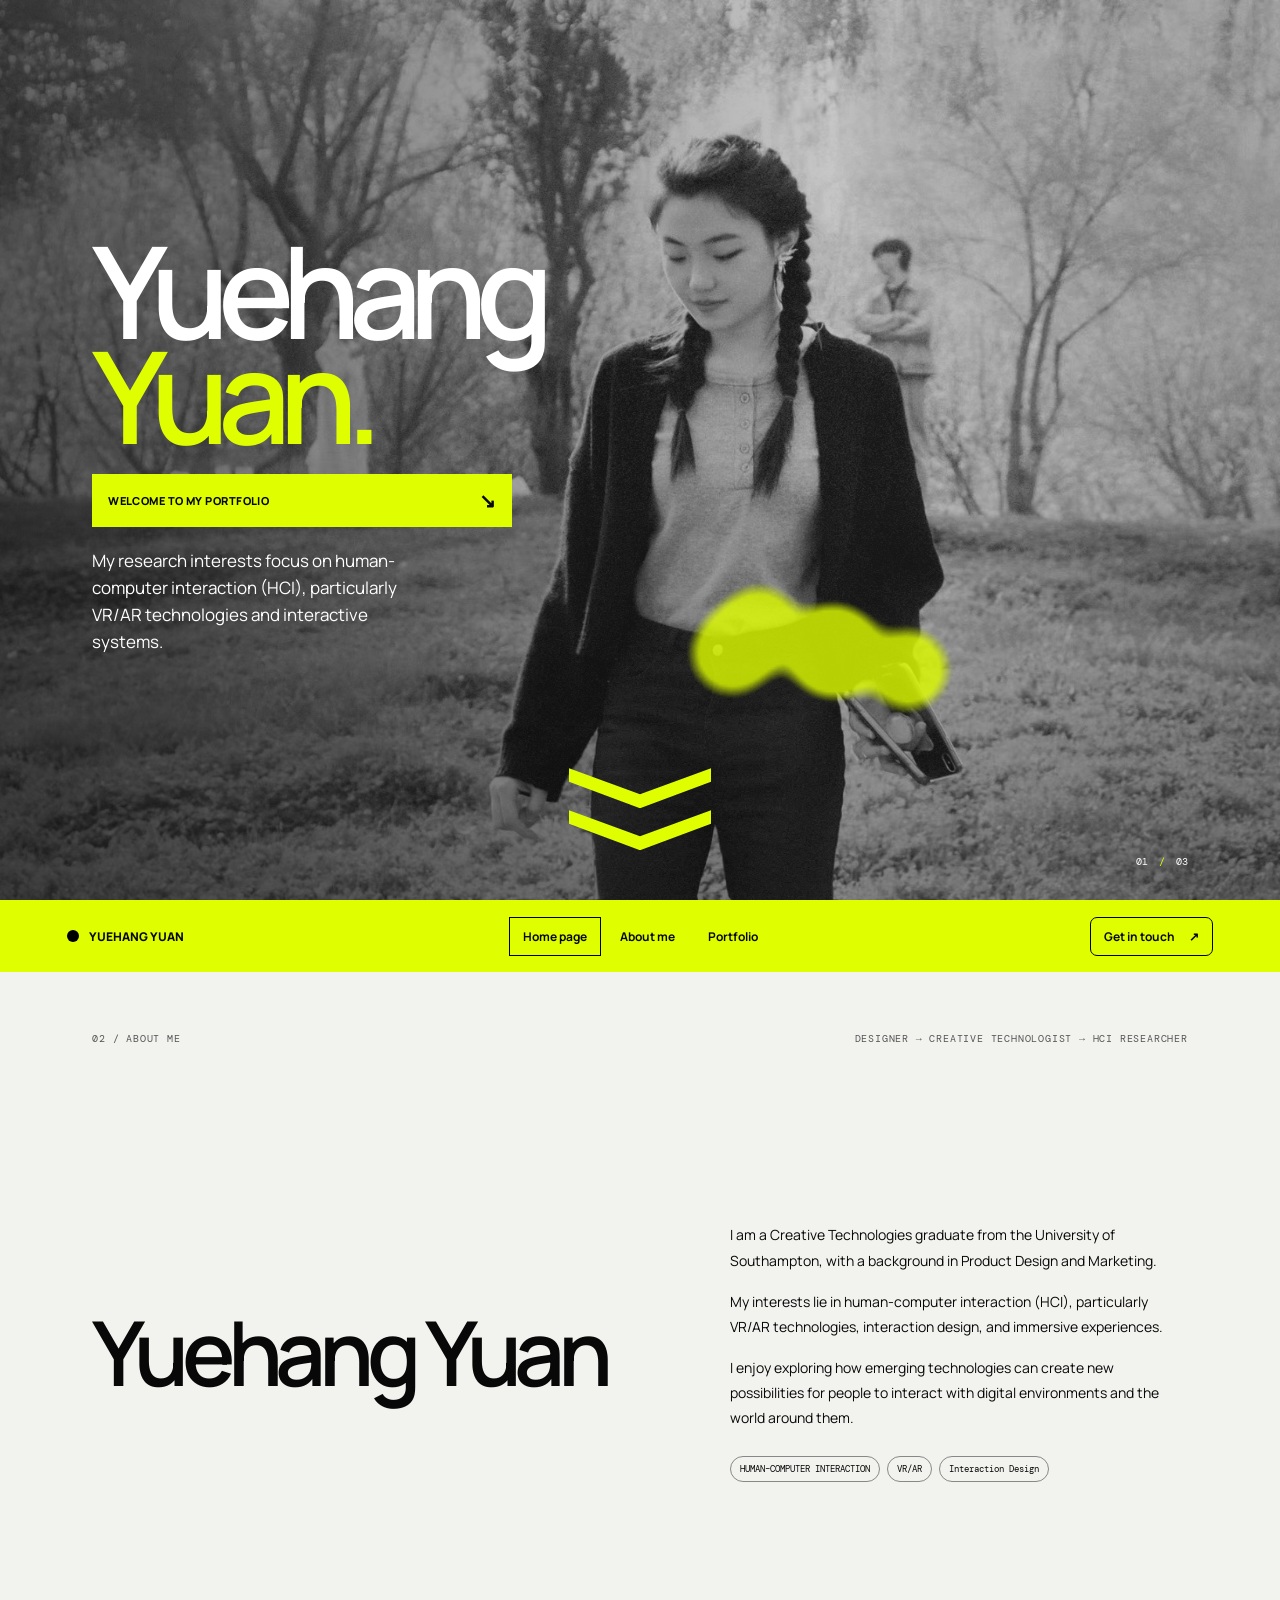
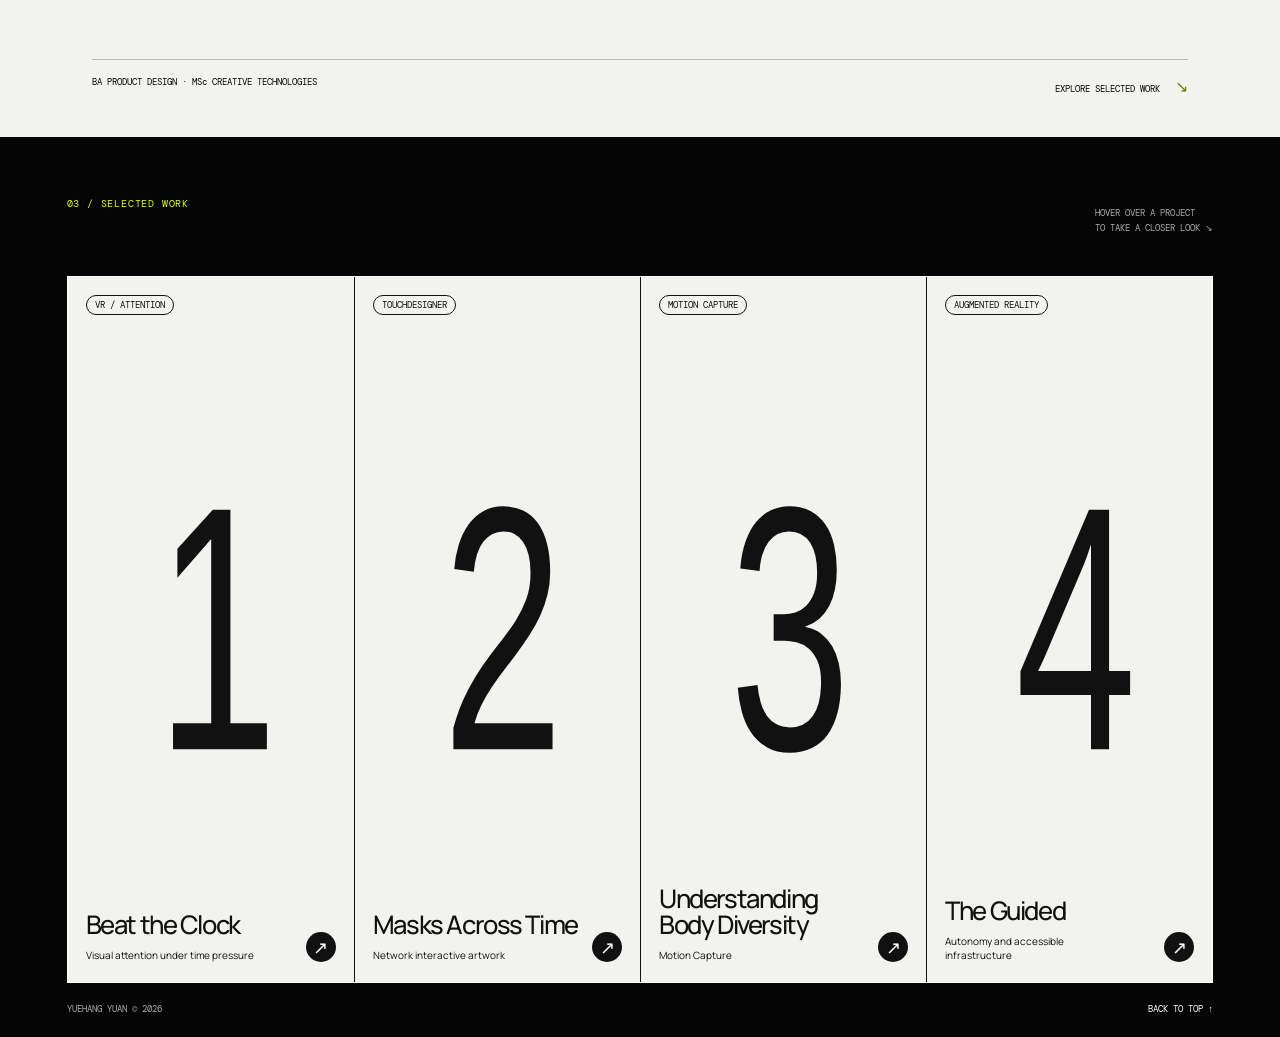
<file: index.html>
<!doctype html>
<html lang="en">
<head>
  <meta charset="utf-8">
  <meta name="viewport" content="width=device-width, initial-scale=1">
  <meta name="theme-color" content="#dfff00">
  <meta name="description" content="Yuehang Yuan — Creative Technologies, Human-Computer Interaction and Human Attention.">
  <title>Yuehang Yuan — Portfolio</title>
  <link rel="stylesheet" href="styles.css">
</head>

<body>
  <main>
    <!-- HOME -->
    <section id="home" class="hero section-screen">
      <div class="hero-photo" aria-hidden="true"></div>
      <div class="hero-shade" aria-hidden="true"></div>

      <div class="hero-copy">
        <h1>Yuehang<br><span>Yuan.</span></h1>

        <div class="welcome-strip">
          <span>WELCOME TO MY PORTFOLIO</span>
          <span class="strip-arrow">↘</span>
        </div>

        <p class="hero-description">
          My research interests focus on human-computer interaction (HCI), 
          particularly VR/AR technologies and interactive systems.
        </p>
      </div>

      <div class="morph-stage" aria-hidden="true">
        <canvas id="morphCanvas"></canvas>
      </div>

      <a class="scroll-cue"
         href="#about"
         aria-label="Scroll down to About me">
        <span class="arrow-animation" aria-hidden="true">
          <span class="chevrons">
            <span class="chevron"></span>
            <span class="chevron"></span>
          </span>
          <span class="spark spark-1"></span>
          <span class="spark spark-2"></span>
          <span class="spark spark-3"></span>
          <span class="spark spark-4"></span>
        </span>
      </a>

      <div class="hero-index">
        01 <span>/</span> 03
      </div>
    </section>

    <!-- NAVIGATION -->
    <header class="site-header">
      <a class="wordmark" href="#home">
        <span class="mark"></span>
        YUEHANG YUAN
      </a>

      <nav aria-label="Main navigation">
        <a href="#home" data-nav="home">Home page</a>
        <a href="#about" data-nav="about">About me</a>
        <a href="#portfolio" data-nav="portfolio">Portfolio</a>
      </nav>

      <a class="header-cta"
         href="mailto:YOUR_EMAIL@example.com">
        Get in touch <span>↗</span>
      </a>
    </header>

    <!-- ABOUT -->
    <section id="about" class="about-section section-screen">
      <div class="section-kicker">
        <span>02 / ABOUT ME</span>
        <span>DESIGNER → CREATIVE TECHNOLOGIST → HCI RESEARCHER</span>
      </div>

      <div class="about-grid">
  <h2>Yuehang Yuan</h2>

        <div class="about-copy">
          <p>
            I am a Creative Technologies graduate from the University of Southampton, 
            with a background in Product Design and Marketing.
          </p>

          <p>
            My interests lie in human-computer interaction (HCI), particularly VR/AR technologies, 
            interaction design, and immersive experiences.
          </p>

          <p>
            I enjoy exploring how emerging technologies can create new possibilities for people to interact with digital environments and the world around them.
          </p>

          <div class="about-tags">
            <span>HUMAN–COMPUTER INTERACTION</span>
            <span>VR/AR</span>
            <span>Interaction Design</span>
          </div>
        </div>
      </div>

      <div class="about-bottom">
        <span>BA PRODUCT DESIGN · MSc CREATIVE TECHNOLOGIES</span>
        <a href="#portfolio">
          EXPLORE SELECTED WORK <span>↘</span>
        </a>
      </div>
    </section>

    <!-- PORTFOLIO -->
    <section id="portfolio" class="portfolio-section">
      <div class="portfolio-heading">
        <div>
          <p class="section-kicker">03 / SELECTED WORK</p>
        </div>

        <p class="portfolio-hint">
          HOVER OVER A PROJECT<br>
          TO TAKE A CLOSER LOOK ↘
        </p>
      </div>

      <div class="project-grid">

        <!-- PROJECT 1: OPEN A SEPARATE HTML PAGE -->
        <a class="project-card project-one"
           href="beat-the-clock.html"
           data-project="racing">

          <div class="project-image image-city"
               aria-hidden="true"></div>

          <span class="project-number">1</span>
          <span class="project-tag">VR / ATTENTION</span>

          <div class="project-bottom">
            <div>
              <h3>Beat the Clock</h3>
              <p>Visual attention under time pressure</p>
            </div>
            <span class="project-arrow">↗</span>
          </div>
        </a>

        <!-- PROJECT 2 -->
        <a class="project-card project-two" href="masks-across-time.html" data-project="masks">
          <div class="project-image image-masks" aria-hidden="true"></div>
          <span class="project-number">2</span>
          <span class="project-tag">TOUCHDESIGNER</span>
          <div class="project-bottom"><div>
            <h3>Masks Across Time</h3>
            <p>Network interactive artwork</p>
          </div><span class="project-arrow">↗</span></div>
        </a>

        <!-- PROJECT 3 -->
        <a class="project-card project-three" href="understanding-body-diversity.html" data-project="body-diversity">
          <div class="project-image image-body-diversity" aria-hidden="true"></div>
          <span class="project-number">3</span><span class="project-tag">MOTION CAPTURE</span>
          <div class="project-bottom"><div><h3>Understanding<br>Body Diversity</h3><p>Motion Capture</p></div><span class="project-arrow">↗</span></div>
        </a>

        <!-- PROJECT 4 -->
        <a class="project-card project-four" href="the-guided.html" data-project="the-guided">
          <div class="project-image image-the-guided" aria-hidden="true"></div>
          <span class="project-number">4</span><span class="project-tag">AUGMENTED REALITY</span>
          <div class="project-bottom"><div><h3>The Guided</h3><p>Autonomy and accessible infrastructure</p></div><span class="project-arrow">↗</span></div>
        </a>

      </div>

      <!-- FOOTER -->
      <footer class="site-footer">
        <span>YUEHANG YUAN © 2026</span>
        <a href="#home">BACK TO TOP ↑</a>
      </footer>
    </section>
  </main>

  <!-- ORIGINAL PROJECT DETAIL DIALOG: PROJECTS 2–4 -->
  <dialog id="projectDialog" class="project-dialog">
    <button class="dialog-close"
            type="button"
            aria-label="Close project details">×</button>

    <div id="dialogContent"></div>
  </dialog>

  <!-- KEEP THE ORIGINAL SITE JAVASCRIPT -->
  <script src="script.js"></script>

  <!-- PROJECT 1 NAVIGATION FIX -->
  <script>
    (() => {
      "use strict";

      document.addEventListener("click", function(event) {
        const card = event.target.closest(
          '.project-card[data-project="racing"], .project-card[data-project="masks"], .project-card[data-project="body-diversity"], .project-card[data-project="the-guided"]'
        );

        if (!card) return;

        // Stop the old script.js modal handler.
        event.preventDefault();
        event.stopImmediatePropagation();

        // Navigate to the standalone project page.
        window.location.assign(card.getAttribute("href"));
      }, true);
    })();
  </script>

</body>
</html>
</file>
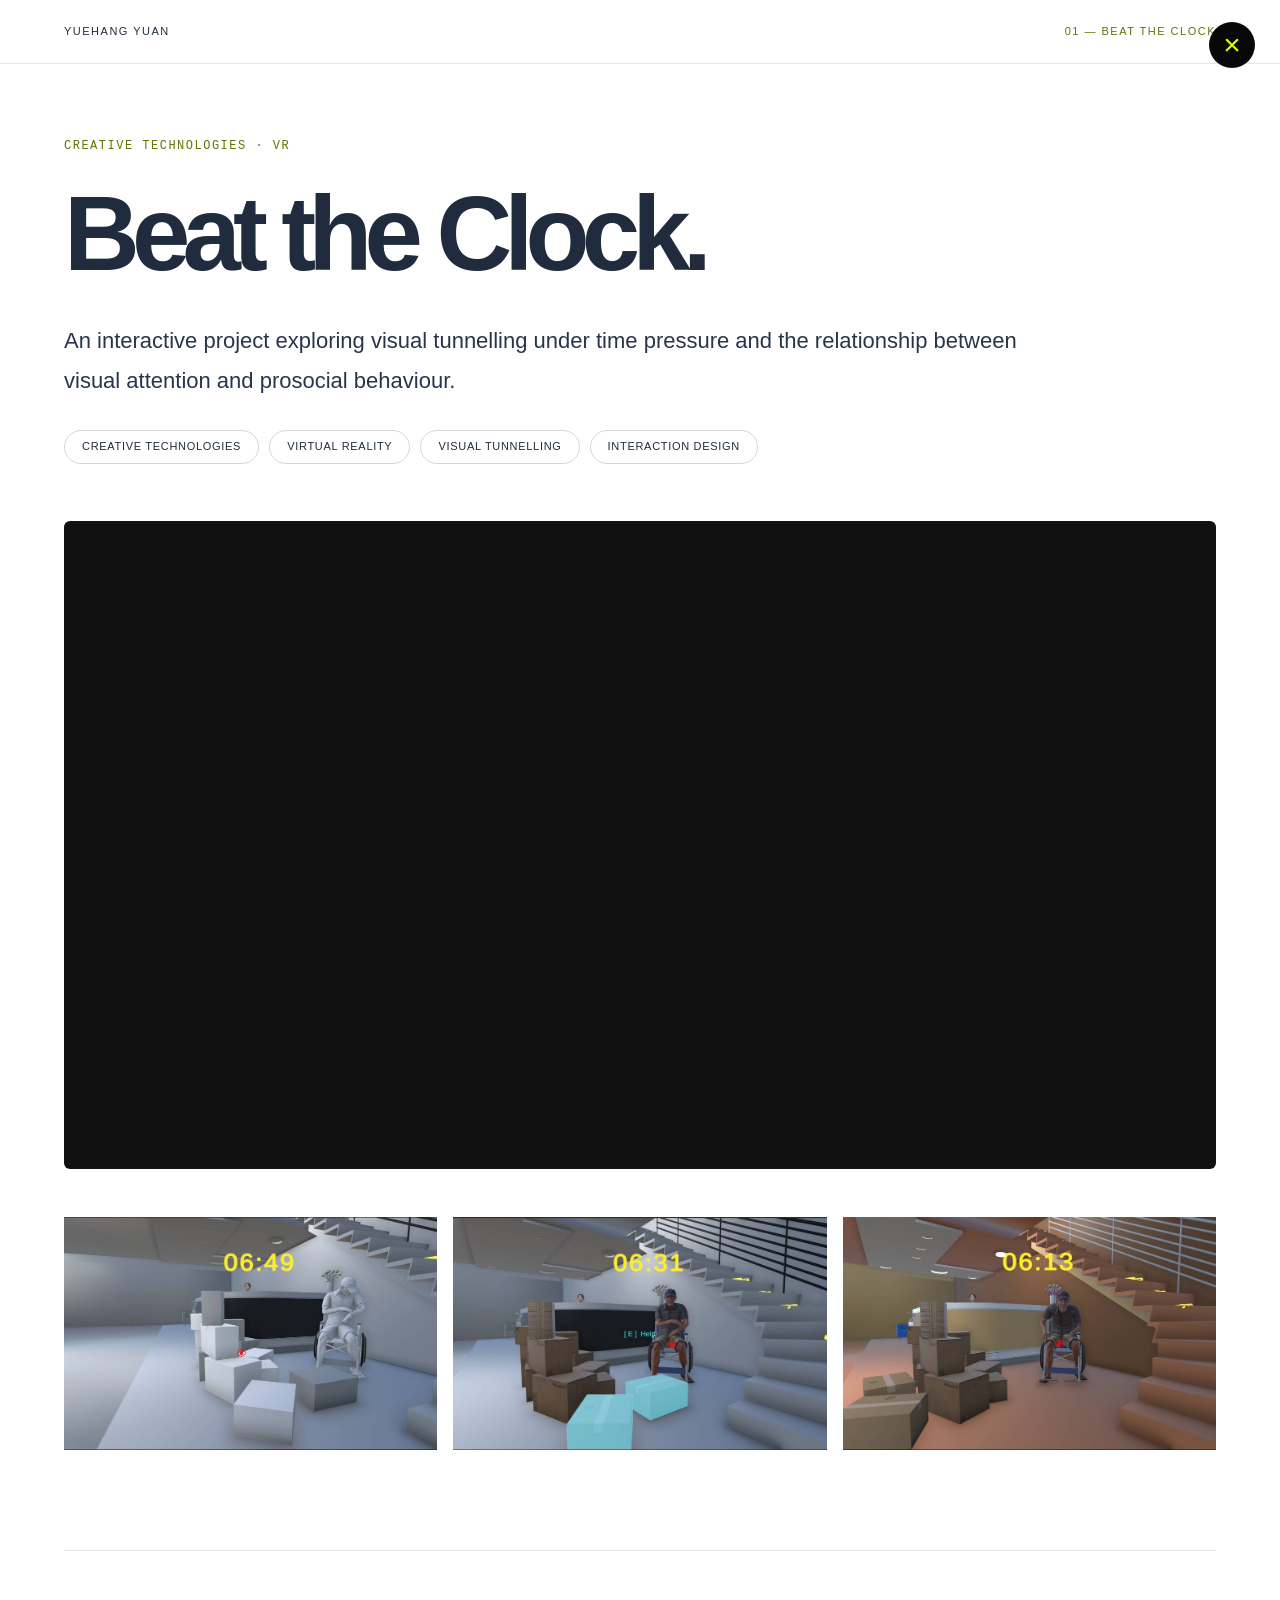
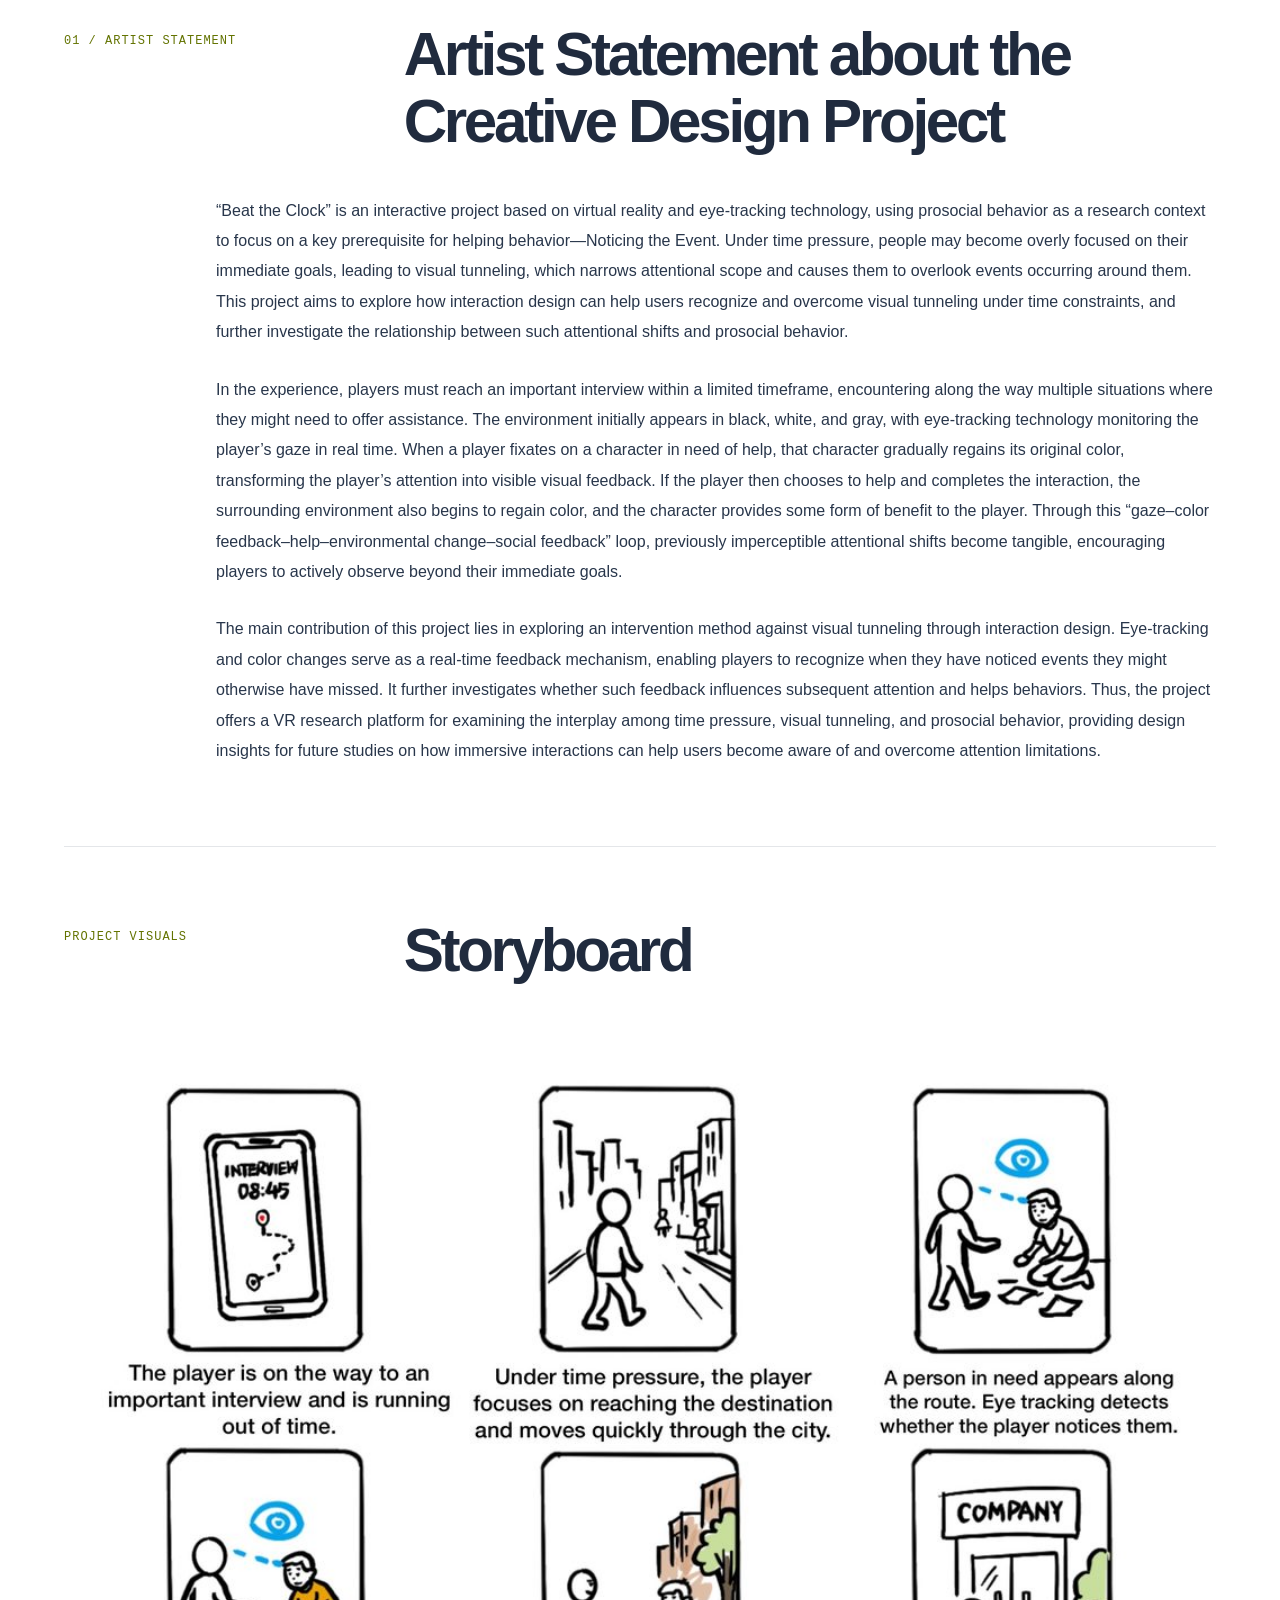
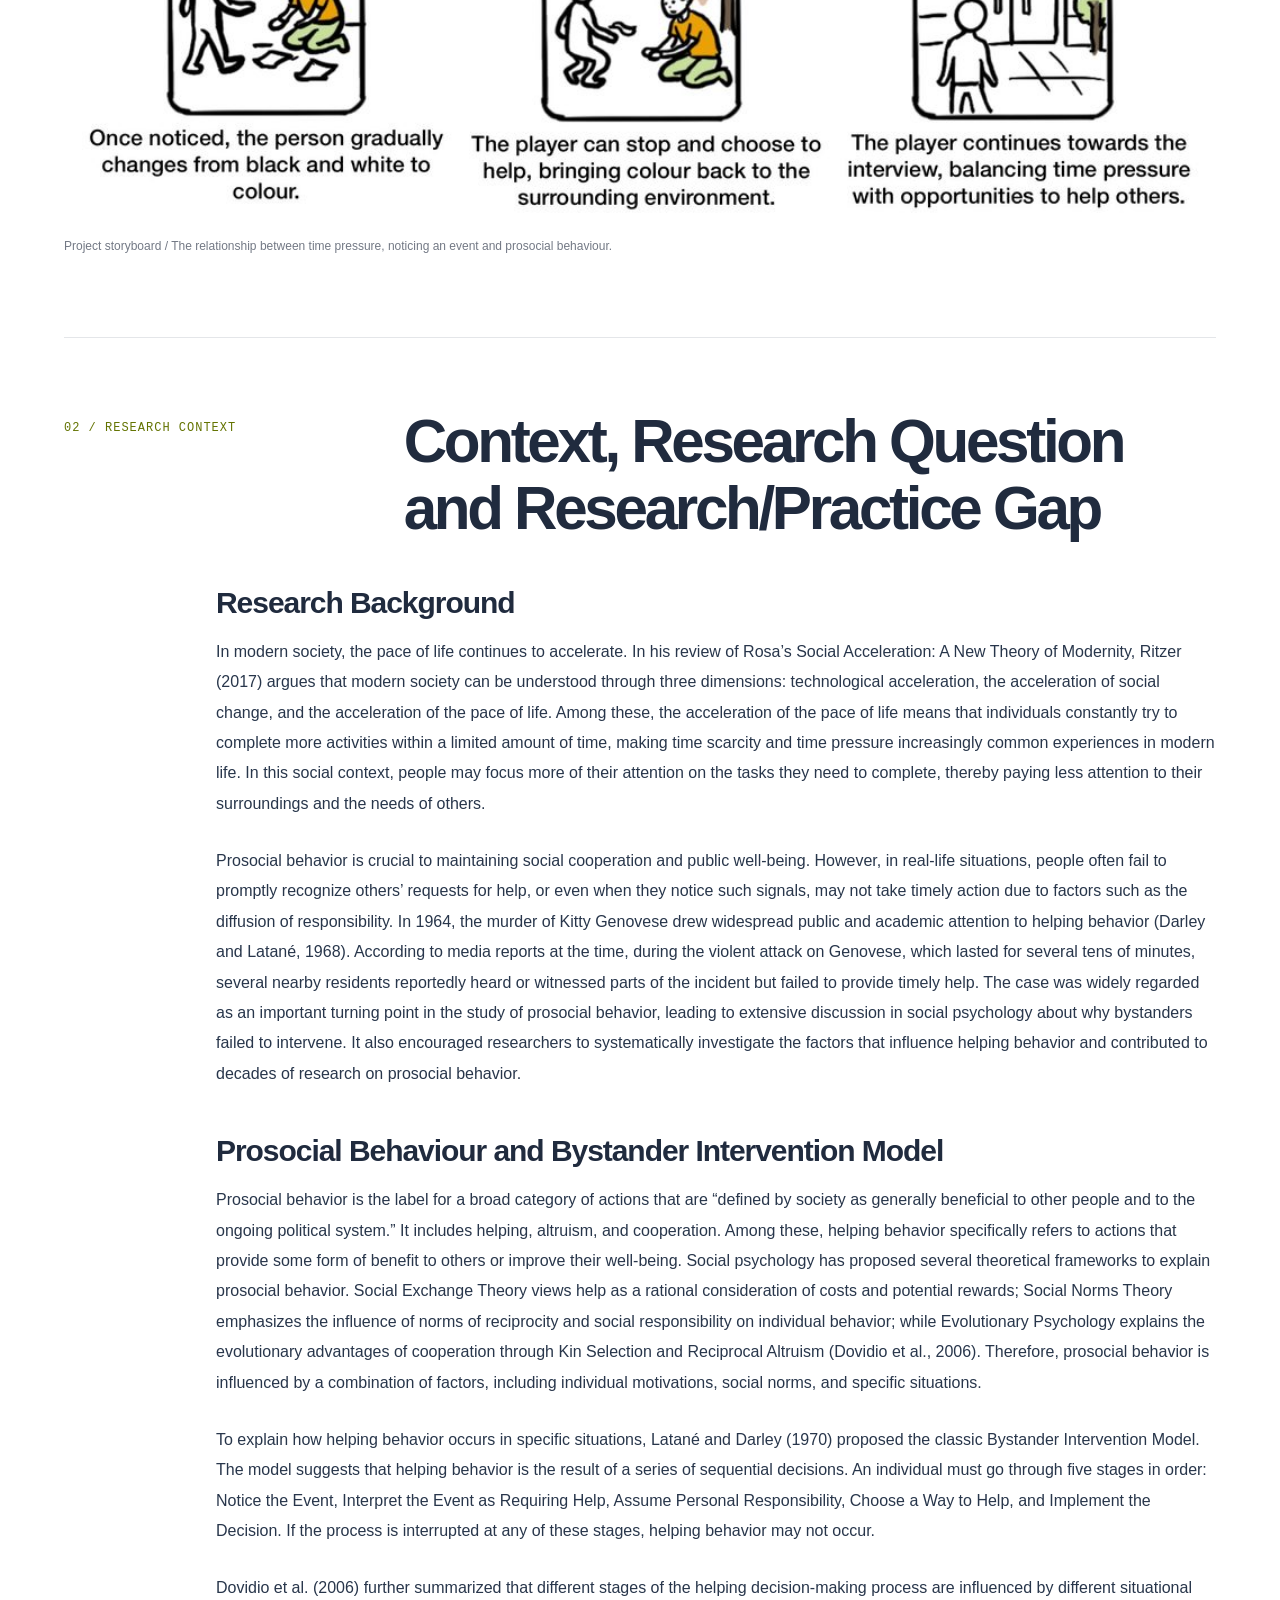
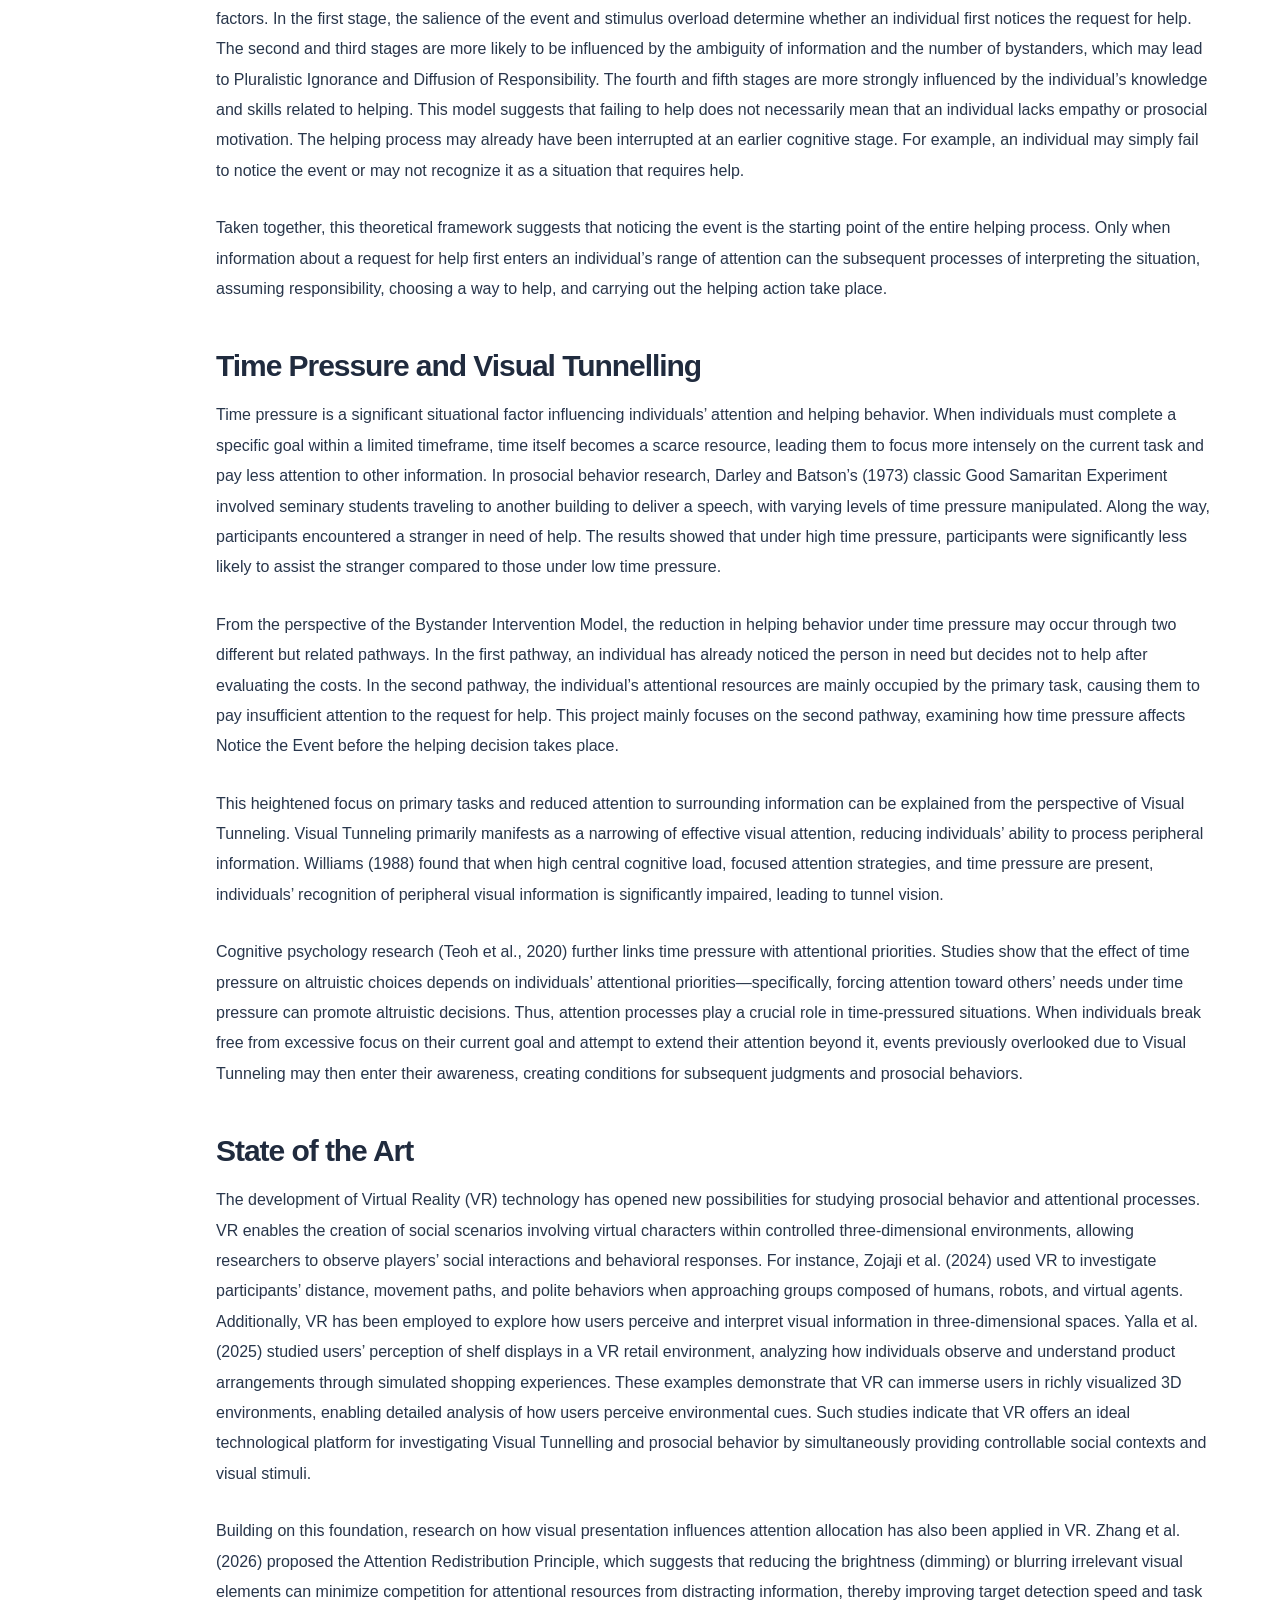
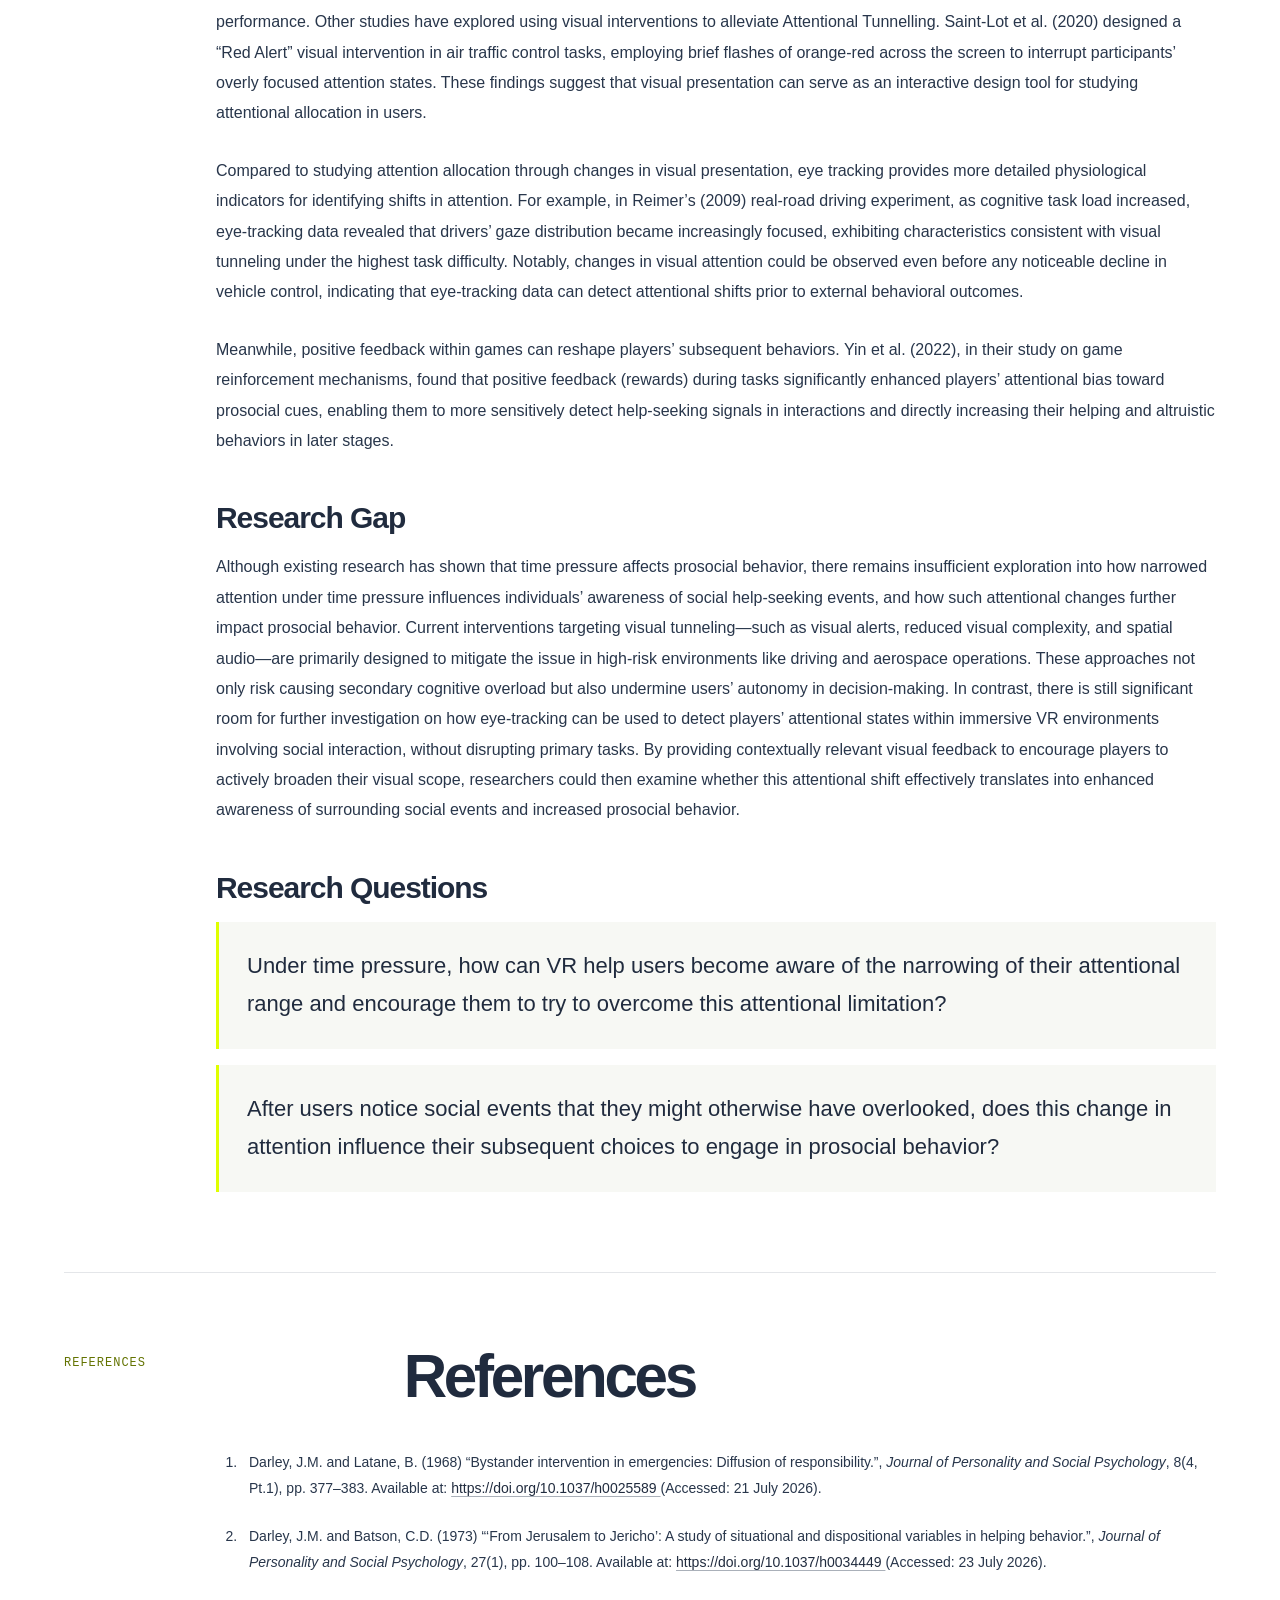
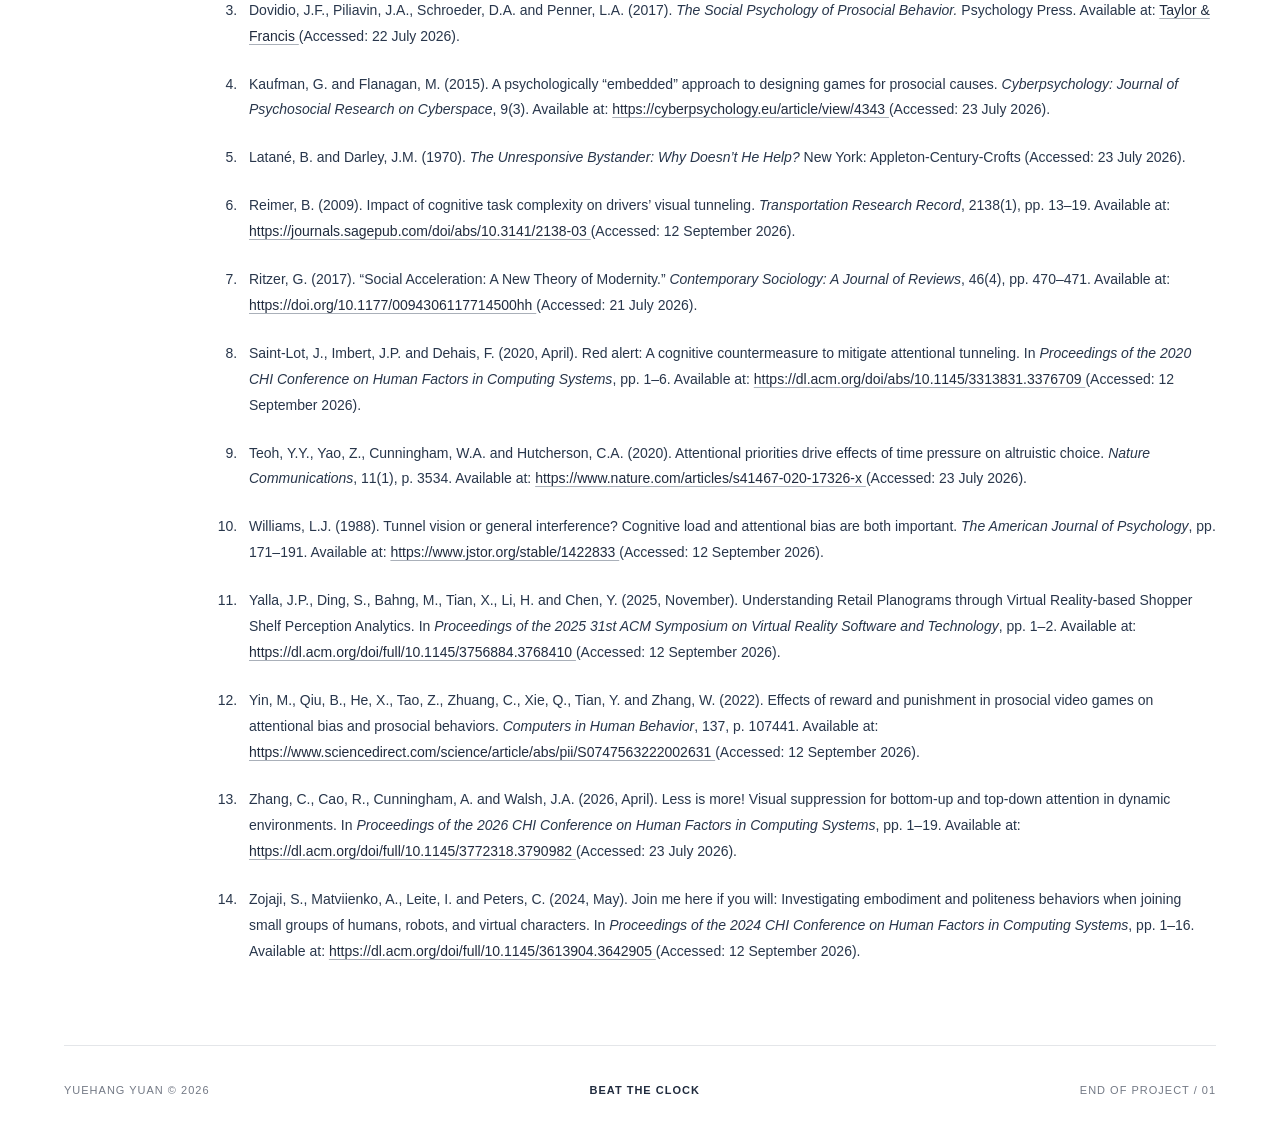
<file: beat-the-clock.html>
<!doctype html>
<html lang="en">
<head>
<meta charset="utf-8">
<meta name="viewport" content="width=device-width, initial-scale=1">
<meta name="theme-color" content="#ffffff">
<meta name="description" content="Beat the Clock — A Creative Design Project by Yuehang Yuan">
<title>Beat the Clock — Yuehang Yuan</title>

<style>
:root {
  --bg: #ffffff;
  --ink: #202b3e;
  --body: #28364b;
  --muted: #737985;
  --line: #e4e6e9;
  --accent: #dfff00;
}

* { box-sizing: border-box; }

html { scroll-behavior: smooth; }

body {
  margin: 0;
  background: var(--bg);
  color: var(--body);
  font-family: Arial, Helvetica, sans-serif;
  -webkit-font-smoothing: antialiased;
  line-height: 1.75;
}

button { font: inherit; }

.close-project {
  position: fixed;
  top: 22px;
  right: 25px;
  z-index: 99999;
  width: 46px;
  height: 46px;
  display: flex;
  align-items: center;
  justify-content: center;
  border: 0;
  border-radius: 50%;
  background: #080808;
  color: var(--accent);
  font-size: 30px;
  line-height: 1;
  cursor: pointer;
  transition: transform .2s, background .2s;
}

.close-project:hover {
  transform: rotate(90deg);
  background: var(--ink);
}

.topbar {
  min-height: 64px;
  padding: 18px 5%;
  display: flex;
  justify-content: space-between;
  align-items: center;
  gap: 20px;
  border-bottom: 1px solid var(--line);
  color: var(--ink);
  font-size: 11px;
  letter-spacing: 1.5px;
  text-transform: uppercase;
}

.topbar .accent { color: #637400; }

main {
  width: 100%;
  max-width: 1600px;
  margin: 0 auto;
  padding: 0 5%;
}

/* PROJECT TITLE */
.hero { padding: 72px 0 45px; }

.kicker {
  margin-bottom: 22px;
  color: #657300;
  font-family: "Courier New", monospace;
  font-size: 12px;
  letter-spacing: 1.5px;
  text-transform: uppercase;
}

h1 {
  width: 100%;
  margin: 0;
  color: var(--ink);
  font-family: Arial, Helvetica, sans-serif;
  font-size: clamp(44px, 8.2vw, 124px);
  font-weight: 700;
  line-height: 1.05;
  letter-spacing: -.075em;
  white-space: nowrap;
}

.intro {
  max-width: 1000px;
  margin: 32px 0 0;
  font-size: clamp(17px, 1.8vw, 22px);
  line-height: 1.8;
  color: var(--body);
}

.meta {
  display: flex;
  flex-wrap: wrap;
  gap: 10px;
  margin-top: 30px;
}

.meta span {
  display: inline-block;
  padding: 6px 17px;
  border: 1px solid #d5d7db;
  border-radius: 30px;
  color: var(--ink);
  font-size: 11px;
  letter-spacing: .7px;
}

/* THREE GAME IMAGES */
.screenshots {
  display: grid;
  grid-template-columns: repeat(3, minmax(0, 1fr));
  gap: 16px;
  margin: 35px 0 100px;
}

.screenshots figure {
  min-width: 0;
  margin: 0;
}

.screenshots img {
  display: block;
  width: 100%;
  aspect-ratio: 16 / 10;
  object-fit: cover;
  background: #f1f1f1;
}

.screenshots figcaption {
  margin-top: 12px;
  color: var(--muted);
  font-size: 12px;
  line-height: 1.5;
}

/* CONTENT SECTIONS */
.section {
  padding: 70px 0 80px;
  border-top: 1px solid var(--line);
}

.section-heading {
  display: grid;
  grid-template-columns: minmax(200px, .75fr) 2fr;
  gap: 35px;
  margin-bottom: 40px;
  align-items: start;
}

.section-number {
  padding-top: 10px;
  color: #637300;
  font-family: "Courier New", monospace;
  font-size: 12px;
  letter-spacing: 1px;
  text-transform: uppercase;
}

h2 {
  margin: 0;
  color: var(--ink);
  font-family: Arial, Helvetica, sans-serif;
  font-size: clamp(32px, 4.7vw, 65px);
  font-weight: 700;
  line-height: 1.12;
  letter-spacing: -.055em;
}

.copy {
  max-width: 1000px;
  margin-left: auto;
}

.copy p {
  margin: 0 0 27px;
  color: var(--body);
  font-size: 16px;
  line-height: 1.9;
}

.copy p:last-child { margin-bottom: 0; }

.copy strong {
  color: var(--ink);
  font-weight: 700;
}

h3 {
  margin: 42px 0 15px;
  color: var(--ink);
  font-size: clamp(21px, 2.5vw, 30px);
  font-weight: 700;
  line-height: 1.3;
  letter-spacing: -.035em;
}

.copy h3:first-child { margin-top: 0; }

.highlight {
  background: var(--accent);
  padding: 1px 4px;
}

/* RESEARCH QUESTIONS */
.question {
  margin: 0 0 16px;
  padding: 25px 28px;
  border-left: 3px solid var(--accent);
  background: #f7f8f4;
  color: var(--ink);
  font-size: clamp(17px, 2vw, 22px);
  line-height: 1.75;
}

.question:last-child { margin-bottom: 0; }

/* STORYBOARD */
.storyboard { margin-top: 45px; }

.storyboard figure { margin: 0; }

.storyboard img {
  display: block;
  width: 100%;
  height: auto;
  background: #f5f5f5;
}

.storyboard figcaption {
  margin-top: 12px;
  color: var(--muted);
  font-size: 12px;
}

/* REFERENCES */
.reference-list {
  margin: 0;
  padding-left: 25px;
}

.reference-list li {
  padding-left: 8px;
  margin-bottom: 22px;
  color: var(--body);
  font-size: 14px;
  line-height: 1.85;
  overflow-wrap: anywhere;
}

.reference-list li:last-child { margin-bottom: 0; }

.reference-list a {
  color: var(--ink);
  text-decoration: underline;
  text-decoration-color: #aab0b9;
  text-underline-offset: 3px;
}

.reference-list a:hover {
  background: var(--accent);
  text-decoration-color: var(--ink);
}

/* FOOTER */
.end {
  padding: 35px 0 45px;
  display: flex;
  justify-content: space-between;
  align-items: center;
  gap: 20px;
  border-top: 1px solid var(--line);
  color: var(--muted);
  font-size: 11px;
  letter-spacing: 1px;
}

.end strong {
  color: var(--ink);
  font-weight: 700;
}

/* RESPONSIVE */
@media (max-width: 900px) {
  .section-heading {
    grid-template-columns: 1fr;
    gap: 12px;
  }

  .copy { margin-left: 0; }

  h1 { font-size: clamp(42px, 8vw, 72px); }
}

@media (max-width: 650px) {
  .topbar {
    padding-right: 75px;
    font-size: 9px;
  }

  main { padding: 0 6%; }

  .hero { padding-top: 60px; }

  h1 {
    font-size: clamp(35px, 8.5vw, 54px);
    letter-spacing: -.065em;
  }

  .screenshots {
    grid-template-columns: 1fr;
    gap: 28px;
    margin-bottom: 65px;
  }

  .screenshots img { aspect-ratio: 16 / 10; }

  .section { padding: 48px 0 55px; }

  .copy p { font-size: 15px; }

  .question { padding: 20px; }

  .end {
    align-items: flex-start;
    flex-direction: column;
  }

  .close-project {
    top: 12px;
    right: 12px;
    width: 42px;
    height: 42px;
    font-size: 28px;
  }
}

@media (max-width: 390px) {
  h1 { font-size: 32px; }
  .meta span { font-size: 10px; }
}
.project-video { margin: 12px 0 48px; }
.project-video iframe { display:block; width:100%; aspect-ratio:16 / 9; border:0; border-radius:6px; background:#111; }
</style>
</head>

<body>

<!-- CLOSE BUTTON -->
<button class="close-project"
        type="button"
        aria-label="Close project"
        title="Back to portfolio"
        onclick="closeProject()">×</button>

<header class="topbar">
  <span>YUEHANG YUAN</span>
  <span class="accent">01 — Beat the clock</span>
</header>

<main>

  <!-- PROJECT TITLE -->
  <section class="hero">
    <div class="kicker">CREATIVE TECHNOLOGIES · VR</div>

    <h1>Beat the Clock.</h1>

    <p class="intro">
      An interactive project exploring visual tunnelling under time
      pressure and the relationship between visual attention and
      prosocial behaviour.
    </p>

    <div class="meta">
      <span>CREATIVE TECHNOLOGIES</span>
      <span>VIRTUAL REALITY</span>
      <span>VISUAL TUNNELLING</span>
      <span>INTERACTION DESIGN</span>
    </div>
  </section>

  <!-- PROJECT VIDEO -->
  <section class="project-video" aria-label="Project video">
    <iframe src="https://www.youtube.com/embed/ccWNQVUPMSo"
            title="Beat the Clock project video"
            allow="accelerometer; autoplay; clipboard-write; encrypted-media; gyroscope; picture-in-picture; web-share"
            referrerpolicy="strict-origin-when-cross-origin" allowfullscreen></iframe>
  </section>

  <!-- THREE GAME SCREENSHOTS -->
  <section class="screenshots" aria-label="Project screenshots">

    <!-- IMAGE 01: NO CAPTION -->
    <figure>
      <img src="assets/beat-the-clock-01.png"
           alt="Virtual reality scene showing a wheelchair user and obstacles near a staircase">
    </figure>

    <!-- IMAGE 02: NO CAPTION -->
    <figure>
      <img src="assets/beat-the-clock-02.png"
           alt="A person in a wheelchair surrounded by boxes blocking the route">
    </figure>

    <!-- IMAGE 03: NO CAPTION -->
    <figure>
      <img src="assets/beat-the-clock-03.png"
           alt="The virtual environment changes colour as the player notices a person">
    </figure>

  </section>

  <!-- 01 ARTIST STATEMENT -->
  <section class="section" id="artist-statement">
    <div class="section-heading">
      <div class="section-number">01 / ARTIST STATEMENT</div>
      <h2>Artist Statement about the Creative Design Project</h2>
    </div>

    <div class="copy">
      <p>
        “Beat the Clock” is an interactive project based on virtual
        reality and eye-tracking technology, using prosocial behavior
        as a research context to focus on a key prerequisite for helping
        behavior—Noticing the Event. Under time pressure, people may
        become overly focused on their immediate goals, leading to
        visual tunneling, which narrows attentional scope and causes
        them to overlook events occurring around them. This project
        aims to explore how interaction design can help users recognize
        and overcome visual tunneling under time constraints, and
        further investigate the relationship between such attentional
        shifts and prosocial behavior.
      </p>

      <p>
        In the experience, players must reach an important interview
        within a limited timeframe, encountering along the way multiple
        situations where they might need to offer assistance. The
        environment initially appears in black, white, and gray, with
        eye-tracking technology monitoring the player’s gaze in real
        time. When a player fixates on a character in need of help, that
        character gradually regains its original color, transforming
        the player’s attention into visible visual feedback. If the
        player then chooses to help and completes the interaction, the
        surrounding environment also begins to regain color, and the
        character provides some form of benefit to the player. Through
        this “gaze–color feedback–help–environmental change–social
        feedback” loop, previously imperceptible attentional shifts
        become tangible, encouraging players to actively observe beyond
        their immediate goals.
      </p>

      <p>
        The main contribution of this project lies in exploring an
        intervention method against visual tunneling through interaction
        design. Eye-tracking and color changes serve as a real-time
        feedback mechanism, enabling players to recognize when they
        have noticed events they might otherwise have missed. It further
        investigates whether such feedback influences subsequent
        attention and helps behaviors. Thus, the project offers a VR
        research platform for examining the interplay among time
        pressure, visual tunneling, and prosocial behavior, providing
        design insights for future studies on how immersive interactions
        can help users become aware of and overcome attention limitations.
      </p>
    </div>
  </section>

  <!-- STORYBOARD -->
  <section class="section" id="storyboard">
    <div class="section-heading">
      <div class="section-number">PROJECT VISUALS</div>
      <h2>Storyboard</h2>
    </div>

    <div class="storyboard">
      <figure>
        <img src="assets/beat-the-clock-storyboard.png"
             alt="Storyboard illustrating the interview journey, noticing a person in need, visual feedback, and helping">
        <figcaption>
          Project storyboard / The relationship between time pressure,
          noticing an event and prosocial behaviour.
        </figcaption>
      </figure>
    </div>
  </section>

  <!-- 02 CONTEXT, RESEARCH QUESTION AND GAP -->
  <section class="section" id="research">
    <div class="section-heading">
      <div class="section-number">02 / RESEARCH CONTEXT</div>
      <h2>Context, Research Question and Research/Practice Gap</h2>
    </div>

    <div class="copy">
      <h3>Research Background</h3>

      <p>
        In modern society, the pace of life continues to accelerate.
        In his review of Rosa’s Social Acceleration: A New Theory of
        Modernity, Ritzer (2017) argues that modern society can be
        understood through three dimensions: technological acceleration,
        the acceleration of social change, and the acceleration of the
        pace of life. Among these, the acceleration of the pace of life
        means that individuals constantly try to complete more
        activities within a limited amount of time, making time scarcity
        and time pressure increasingly common experiences in modern life.
        In this social context, people may focus more of their attention
        on the tasks they need to complete, thereby paying less attention
        to their surroundings and the needs of others.
      </p>

      <p>
        Prosocial behavior is crucial to maintaining social cooperation
        and public well-being. However, in real-life situations, people
        often fail to promptly recognize others’ requests for help, or
        even when they notice such signals, may not take timely action
        due to factors such as the diffusion of responsibility. In 1964,
        the murder of Kitty Genovese drew widespread public and academic
        attention to helping behavior (Darley and Latané, 1968).
        According to media reports at the time, during the violent
        attack on Genovese, which lasted for several tens of minutes,
        several nearby residents reportedly heard or witnessed parts
        of the incident but failed to provide timely help. The case was
        widely regarded as an important turning point in the study of
        prosocial behavior, leading to extensive discussion in social
        psychology about why bystanders failed to intervene. It also
        encouraged researchers to systematically investigate the
        factors that influence helping behavior and contributed to
        decades of research on prosocial behavior.
      </p>

      <h3>Prosocial Behaviour and Bystander Intervention Model</h3>

      <p>
        Prosocial behavior is the label for a broad category of actions
        that are “defined by society as generally beneficial to other
        people and to the ongoing political system.” It includes
        helping, altruism, and cooperation. Among these, helping behavior
        specifically refers to actions that provide some form of benefit
        to others or improve their well-being. Social psychology has
        proposed several theoretical frameworks to explain prosocial
        behavior. Social Exchange Theory views help as a rational
        consideration of costs and potential rewards; Social Norms
        Theory emphasizes the influence of norms of reciprocity and
        social responsibility on individual behavior; while Evolutionary
        Psychology explains the evolutionary advantages of cooperation
        through Kin Selection and Reciprocal Altruism (Dovidio et al.,
        2006). Therefore, prosocial behavior is influenced by a
        combination of factors, including individual motivations,
        social norms, and specific situations.
      </p>

      <p>
        To explain how helping behavior occurs in specific situations,
        Latané and Darley (1970) proposed the classic Bystander
        Intervention Model. The model suggests that helping behavior
        is the result of a series of sequential decisions. An individual
        must go through five stages in order: Notice the Event,
        Interpret the Event as Requiring Help, Assume Personal
        Responsibility, Choose a Way to Help, and Implement the
        Decision. If the process is interrupted at any of these stages,
        helping behavior may not occur.
      </p>

      <p>
        Dovidio et al. (2006) further summarized that different stages
        of the helping decision-making process are influenced by
        different situational factors. In the first stage, the salience
        of the event and stimulus overload determine whether an
        individual first notices the request for help. The second and
        third stages are more likely to be influenced by the ambiguity
        of information and the number of bystanders, which may lead to
        Pluralistic Ignorance and Diffusion of Responsibility. The fourth
        and fifth stages are more strongly influenced by the individual’s
        knowledge and skills related to helping. This model suggests
        that failing to help does not necessarily mean that an individual
        lacks empathy or prosocial motivation. The helping process may
        already have been interrupted at an earlier cognitive stage.
        For example, an individual may simply fail to notice the event
        or may not recognize it as a situation that requires help.
      </p>

      <p>
        Taken together, this theoretical framework suggests that
        noticing the event is the starting point of the entire helping
        process. Only when information about a request for help first
        enters an individual’s range of attention can the subsequent
        processes of interpreting the situation, assuming responsibility,
        choosing a way to help, and carrying out the helping action take
        place.
      </p>

      <h3>Time Pressure and Visual Tunnelling</h3>

      <p>
        Time pressure is a significant situational factor influencing
        individuals’ attention and helping behavior. When individuals
        must complete a specific goal within a limited timeframe, time
        itself becomes a scarce resource, leading them to focus more
        intensely on the current task and pay less attention to other
        information. In prosocial behavior research, Darley and Batson’s
        (1973) classic Good Samaritan Experiment involved seminary
        students traveling to another building to deliver a speech,
        with varying levels of time pressure manipulated. Along the way,
        participants encountered a stranger in need of help. The
        results showed that under high time pressure, participants
        were significantly less likely to assist the stranger compared
        to those under low time pressure.
      </p>

      <p>
        From the perspective of the Bystander Intervention Model, the
        reduction in helping behavior under time pressure may occur
        through two different but related pathways. In the first pathway,
        an individual has already noticed the person in need but decides
        not to help after evaluating the costs. In the second pathway,
        the individual’s attentional resources are mainly occupied by
        the primary task, causing them to pay insufficient attention to
        the request for help. This project mainly focuses on the second
        pathway, examining how time pressure affects Notice the Event
        before the helping decision takes place.
      </p>

      <p>
        This heightened focus on primary tasks and reduced attention to
        surrounding information can be explained from the perspective
        of Visual Tunneling. Visual Tunneling primarily manifests as a
        narrowing of effective visual attention, reducing individuals’
        ability to process peripheral information. Williams (1988) found
        that when high central cognitive load, focused attention
        strategies, and time pressure are present, individuals’
        recognition of peripheral visual information is significantly
        impaired, leading to tunnel vision.
      </p>

      <p>
        Cognitive psychology research (Teoh et al., 2020) further links
        time pressure with attentional priorities. Studies show that the
        effect of time pressure on altruistic choices depends on
        individuals’ attentional priorities—specifically, forcing
        attention toward others’ needs under time pressure can promote
        altruistic decisions. Thus, attention processes play a crucial
        role in time-pressured situations. When individuals break free
        from excessive focus on their current goal and attempt to extend
        their attention beyond it, events previously overlooked due to
        Visual Tunneling may then enter their awareness, creating
        conditions for subsequent judgments and prosocial behaviors.
      </p>

      <h3>State of the Art</h3>

      <p>
        The development of Virtual Reality (VR) technology has opened
        new possibilities for studying prosocial behavior and
        attentional processes. VR enables the creation of social
        scenarios involving virtual characters within controlled
        three-dimensional environments, allowing researchers to observe
        players’ social interactions and behavioral responses. For
        instance, Zojaji et al. (2024) used VR to investigate
        participants’ distance, movement paths, and polite behaviors
        when approaching groups composed of humans, robots, and virtual
        agents. Additionally, VR has been employed to explore how users
        perceive and interpret visual information in three-dimensional
        spaces. Yalla et al. (2025) studied users’ perception of shelf
        displays in a VR retail environment, analyzing how individuals
        observe and understand product arrangements through simulated
        shopping experiences. These examples demonstrate that VR can
        immerse users in richly visualized 3D environments, enabling
        detailed analysis of how users perceive environmental cues.
        Such studies indicate that VR offers an ideal technological
        platform for investigating Visual Tunnelling and prosocial
        behavior by simultaneously providing controllable social
        contexts and visual stimuli.
      </p>

      <p>
        Building on this foundation, research on how visual presentation
        influences attention allocation has also been applied in VR.
        Zhang et al. (2026) proposed the Attention Redistribution
        Principle, which suggests that reducing the brightness (dimming)
        or blurring irrelevant visual elements can minimize competition
        for attentional resources from distracting information, thereby
        improving target detection speed and task performance. Other
        studies have explored using visual interventions to alleviate
        Attentional Tunnelling. Saint-Lot et al. (2020) designed a
        “Red Alert” visual intervention in air traffic control tasks,
        employing brief flashes of orange-red across the screen to
        interrupt participants’ overly focused attention states. These
        findings suggest that visual presentation can serve as an
        interactive design tool for studying attentional allocation
        in users.
      </p>

      <p>
        Compared to studying attention allocation through changes in
        visual presentation, eye tracking provides more detailed
        physiological indicators for identifying shifts in attention.
        For example, in Reimer’s (2009) real-road driving experiment,
        as cognitive task load increased, eye-tracking data revealed
        that drivers’ gaze distribution became increasingly focused,
        exhibiting characteristics consistent with visual tunneling
        under the highest task difficulty. Notably, changes in visual
        attention could be observed even before any noticeable decline
        in vehicle control, indicating that eye-tracking data can
        detect attentional shifts prior to external behavioral outcomes.
      </p>

      <p>
        Meanwhile, positive feedback within games can reshape players’
        subsequent behaviors. Yin et al. (2022), in their study on game
        reinforcement mechanisms, found that positive feedback
        (rewards) during tasks significantly enhanced players’
        attentional bias toward prosocial cues, enabling them to more
        sensitively detect help-seeking signals in interactions and
        directly increasing their helping and altruistic behaviors
        in later stages.
      </p>

      <h3>Research Gap</h3>

      <p>
        Although existing research has shown that time pressure affects
        prosocial behavior, there remains insufficient exploration into
        how narrowed attention under time pressure influences
        individuals’ awareness of social help-seeking events, and how
        such attentional changes further impact prosocial behavior.
        Current interventions targeting visual tunneling—such as visual
        alerts, reduced visual complexity, and spatial audio—are
        primarily designed to mitigate the issue in high-risk
        environments like driving and aerospace operations. These
        approaches not only risk causing secondary cognitive overload
        but also undermine users’ autonomy in decision-making. In
        contrast, there is still significant room for further
        investigation on how eye-tracking can be used to detect players’
        attentional states within immersive VR environments involving
        social interaction, without disrupting primary tasks. By
        providing contextually relevant visual feedback to encourage
        players to actively broaden their visual scope, researchers
        could then examine whether this attentional shift effectively
        translates into enhanced awareness of surrounding social events
        and increased prosocial behavior.
      </p>

      <h3>Research Questions</h3>

      <div class="question">
        Under time pressure, how can VR help users become aware of the
        narrowing of their attentional range and encourage them to try
        to overcome this attentional limitation?
      </div>

      <div class="question">
        After users notice social events that they might otherwise have
        overlooked, does this change in attention influence their
        subsequent choices to engage in prosocial behavior?
      </div>
    </div>
  </section>

  <!-- REFERENCES -->
  <section class="section" id="references">
    <div class="section-heading">
      <div class="section-number">REFERENCES</div>
      <h2>References</h2>
    </div>

    <div class="copy">
      <ol class="reference-list">
        <li>
          Darley, J.M. and Latane, B. (1968) “Bystander intervention
          in emergencies: Diffusion of responsibility.”,
          <em>Journal of Personality and Social Psychology</em>,
          8(4, Pt.1), pp. 377–383. Available at:
          <a href="https://doi.org/10.1037/h0025589"
             target="_blank" rel="noopener noreferrer">
            https://doi.org/10.1037/h0025589
          </a>
          (Accessed: 21 July 2026).
        </li>

        <li>
          Darley, J.M. and Batson, C.D. (1973) “‘From Jerusalem to
          Jericho’: A study of situational and dispositional variables
          in helping behavior.”,
          <em>Journal of Personality and Social Psychology</em>,
          27(1), pp. 100–108. Available at:
          <a href="https://doi.org/10.1037/h0034449"
             target="_blank" rel="noopener noreferrer">
            https://doi.org/10.1037/h0034449
          </a>
          (Accessed: 23 July 2026).
        </li>

        <li>
          Dovidio, J.F., Piliavin, J.A., Schroeder, D.A. and Penner,
          L.A. (2017). <em>The Social Psychology of Prosocial Behavior.</em>
          Psychology Press. Available at:
          <a href="https://www.taylorfrancis.com/books/mono/10.4324/9781315085241/social-psychology-prosocial-behavior-john-dovidio-louis-penner-jane-allyn-piliavin-david-schroeder"
             target="_blank" rel="noopener noreferrer">
            Taylor &amp; Francis
          </a>
          (Accessed: 22 July 2026).
        </li>

        <li>
          Kaufman, G. and Flanagan, M. (2015). A psychologically
          “embedded” approach to designing games for prosocial causes.
          <em>Cyberpsychology: Journal of Psychosocial Research on
          Cyberspace</em>, 9(3). Available at:
          <a href="https://cyberpsychology.eu/article/view/4343"
             target="_blank" rel="noopener noreferrer">
            https://cyberpsychology.eu/article/view/4343
          </a>
          (Accessed: 23 July 2026).
        </li>

        <li>
          Latané, B. and Darley, J.M. (1970).
          <em>The Unresponsive Bystander: Why Doesn’t He Help?</em>
          New York: Appleton-Century-Crofts (Accessed: 23 July 2026).
        </li>

        <li>
          Reimer, B. (2009). Impact of cognitive task complexity on
          drivers’ visual tunneling.
          <em>Transportation Research Record</em>, 2138(1), pp. 13–19.
          Available at:
          <a href="https://journals.sagepub.com/doi/abs/10.3141/2138-03"
             target="_blank" rel="noopener noreferrer">
            https://journals.sagepub.com/doi/abs/10.3141/2138-03
          </a>
          (Accessed: 12 September 2026).
        </li>

        <li>
          Ritzer, G. (2017). “Social Acceleration: A New Theory of
          Modernity.” <em>Contemporary Sociology: A Journal of Reviews</em>,
          46(4), pp. 470–471. Available at:
          <a href="https://doi.org/10.1177/0094306117714500hh"
             target="_blank" rel="noopener noreferrer">
            https://doi.org/10.1177/0094306117714500hh
          </a>
          (Accessed: 21 July 2026).
        </li>

        <li>
          Saint-Lot, J., Imbert, J.P. and Dehais, F. (2020, April).
          Red alert: A cognitive countermeasure to mitigate attentional
          tunneling. In <em>Proceedings of the 2020 CHI Conference on
          Human Factors in Computing Systems</em>, pp. 1–6. Available at:
          <a href="https://dl.acm.org/doi/abs/10.1145/3313831.3376709"
             target="_blank" rel="noopener noreferrer">
            https://dl.acm.org/doi/abs/10.1145/3313831.3376709
          </a>
          (Accessed: 12 September 2026).
        </li>

        <li>
          Teoh, Y.Y., Yao, Z., Cunningham, W.A. and Hutcherson, C.A.
          (2020). Attentional priorities drive effects of time pressure
          on altruistic choice. <em>Nature Communications</em>, 11(1),
          p. 3534. Available at:
          <a href="https://www.nature.com/articles/s41467-020-17326-x"
             target="_blank" rel="noopener noreferrer">
            https://www.nature.com/articles/s41467-020-17326-x
          </a>
          (Accessed: 23 July 2026).
        </li>

        <li>
          Williams, L.J. (1988). Tunnel vision or general interference?
          Cognitive load and attentional bias are both important.
          <em>The American Journal of Psychology</em>, pp. 171–191.
          Available at:
          <a href="https://www.jstor.org/stable/1422833"
             target="_blank" rel="noopener noreferrer">
            https://www.jstor.org/stable/1422833
          </a>
          (Accessed: 12 September 2026).
        </li>

        <li>
          Yalla, J.P., Ding, S., Bahng, M., Tian, X., Li, H. and Chen, Y.
          (2025, November). Understanding Retail Planograms through
          Virtual Reality-based Shopper Shelf Perception Analytics.
          In <em>Proceedings of the 2025 31st ACM Symposium on Virtual
          Reality Software and Technology</em>, pp. 1–2. Available at:
          <a href="https://dl.acm.org/doi/full/10.1145/3756884.3768410"
             target="_blank" rel="noopener noreferrer">
            https://dl.acm.org/doi/full/10.1145/3756884.3768410
          </a>
          (Accessed: 12 September 2026).
        </li>

        <li>
          Yin, M., Qiu, B., He, X., Tao, Z., Zhuang, C., Xie, Q., Tian, Y.
          and Zhang, W. (2022). Effects of reward and punishment in
          prosocial video games on attentional bias and prosocial
          behaviors. <em>Computers in Human Behavior</em>, 137, p. 107441.
          Available at:
          <a href="https://www.sciencedirect.com/science/article/abs/pii/S0747563222002631"
             target="_blank" rel="noopener noreferrer">
            https://www.sciencedirect.com/science/article/abs/pii/S0747563222002631
          </a>
          (Accessed: 12 September 2026).
        </li>

        <li>
          Zhang, C., Cao, R., Cunningham, A. and Walsh, J.A. (2026, April).
          Less is more! Visual suppression for bottom-up and top-down
          attention in dynamic environments. In
          <em>Proceedings of the 2026 CHI Conference on Human Factors
          in Computing Systems</em>, pp. 1–19. Available at:
          <a href="https://dl.acm.org/doi/full/10.1145/3772318.3790982"
             target="_blank" rel="noopener noreferrer">
            https://dl.acm.org/doi/full/10.1145/3772318.3790982
          </a>
          (Accessed: 23 July 2026).
        </li>

        <li>
          Zojaji, S., Matviienko, A., Leite, I. and Peters, C. (2024, May).
          Join me here if you will: Investigating embodiment and
          politeness behaviors when joining small groups of humans,
          robots, and virtual characters. In
          <em>Proceedings of the 2024 CHI Conference on Human Factors
          in Computing Systems</em>, pp. 1–16. Available at:
          <a href="https://dl.acm.org/doi/full/10.1145/3613904.3642905"
             target="_blank" rel="noopener noreferrer">
            https://dl.acm.org/doi/full/10.1145/3613904.3642905
          </a>
          (Accessed: 12 September 2026).
        </li>
      </ol>
    </div>
  </section>

  <footer class="end">
    <span>YUEHANG YUAN © 2026</span>
    <strong>BEAT THE CLOCK</strong>
    <span>END OF PROJECT / 01</span>
  </footer>

</main>

<script>
function closeProject() {
  try {
    if (window.parent && window.parent !== window) {
      const parentWindow = window.parent;
      const dialog = parentWindow.document.getElementById("projectDialog");

      if (dialog && dialog.open) {
        dialog.close();
        return;
      }

      const detail = parentWindow.document.getElementById("dialogContent");

      if (detail) {
        detail.innerHTML = "";
        parentWindow.location.hash = "portfolio";
        return;
      }
    }
  } catch (error) {
    // Fall back to the portfolio page if the parent cannot be accessed.
  }

  window.location.href = "index.html#portfolio";
}
</script>

</body>
</html>
</file>
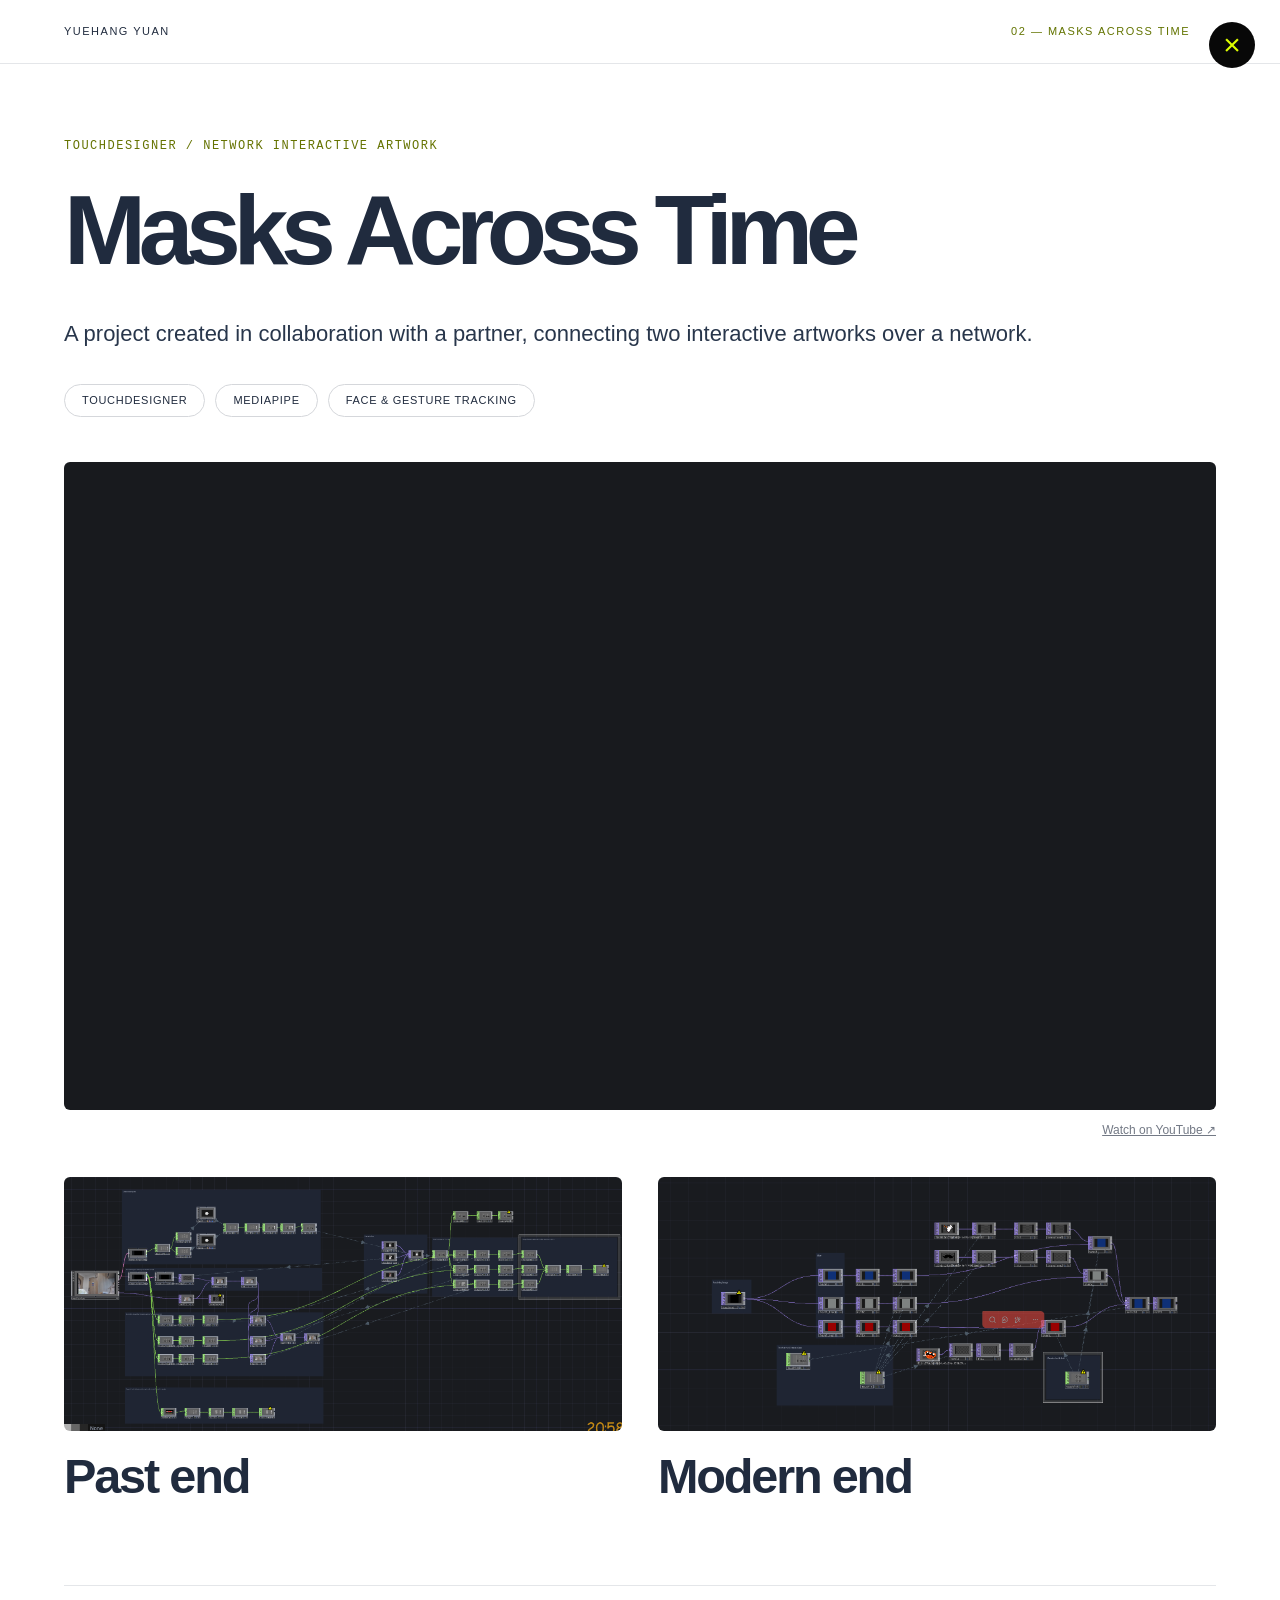
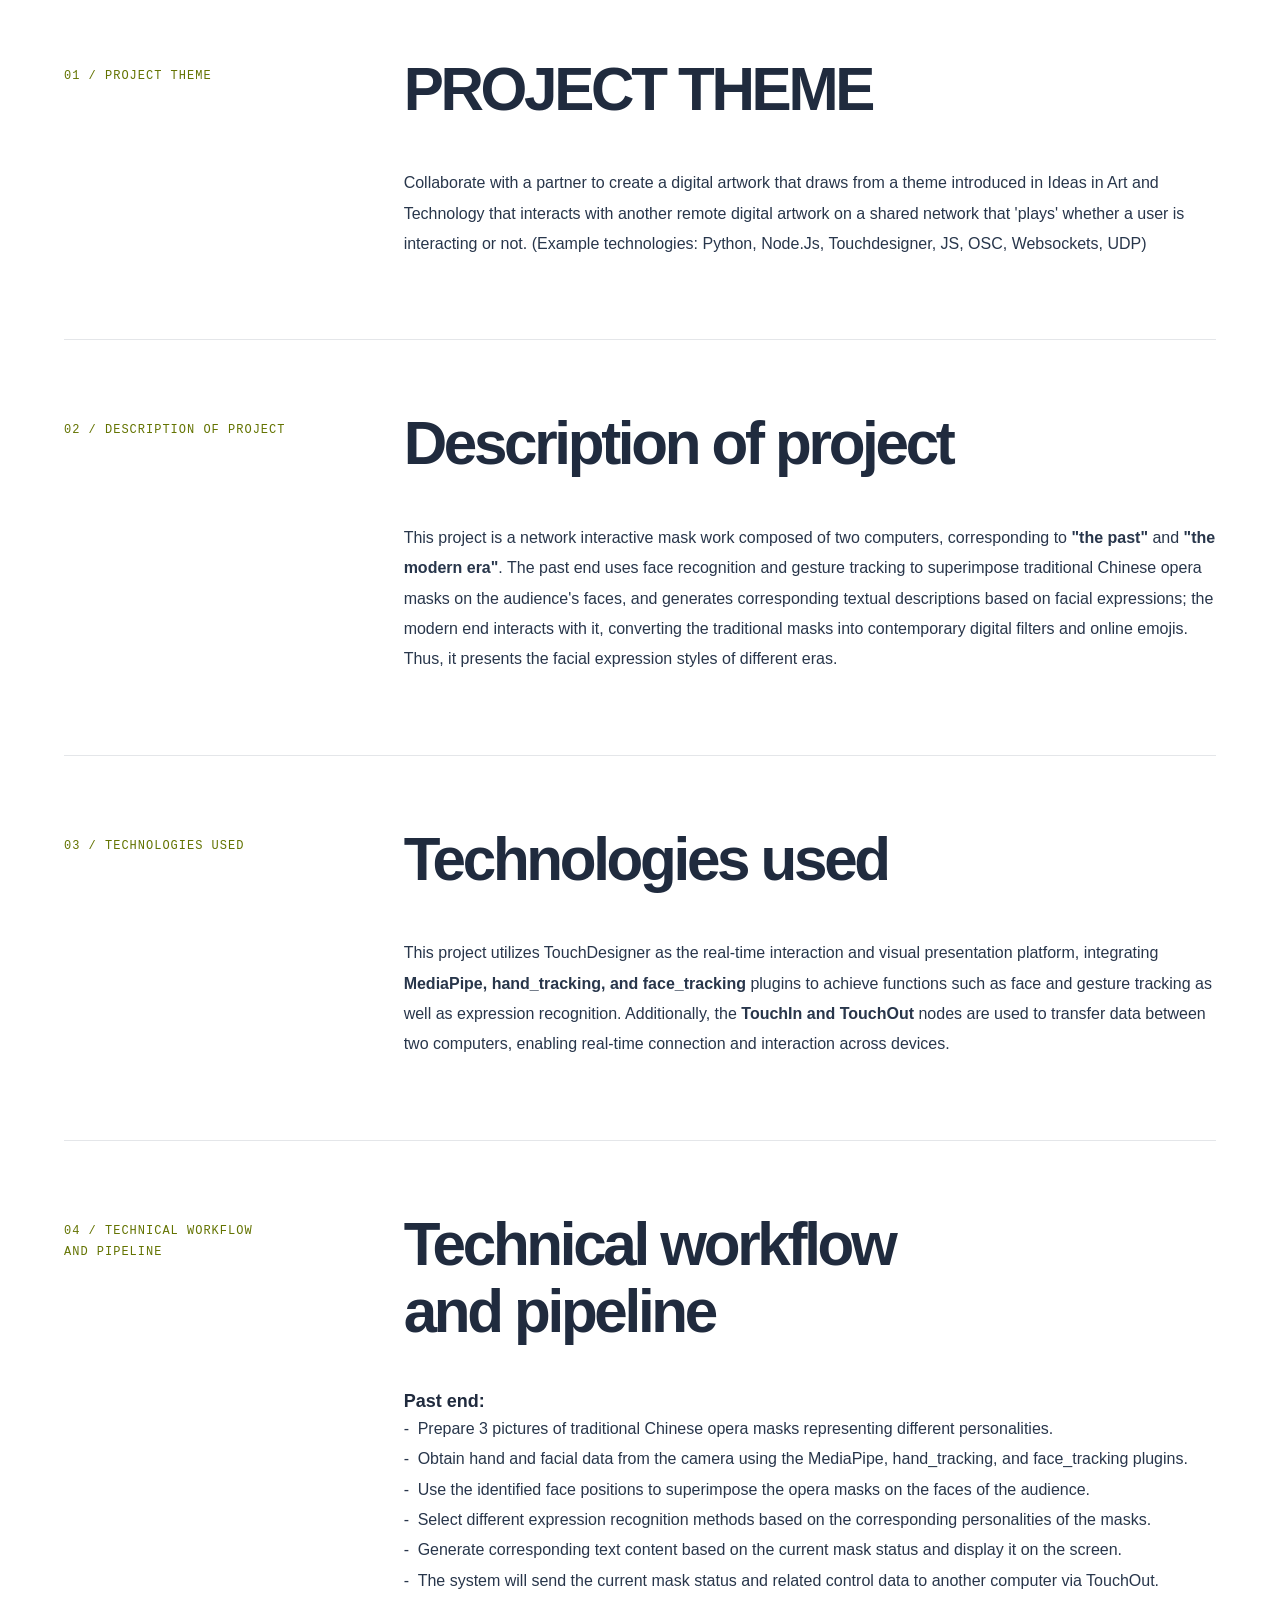
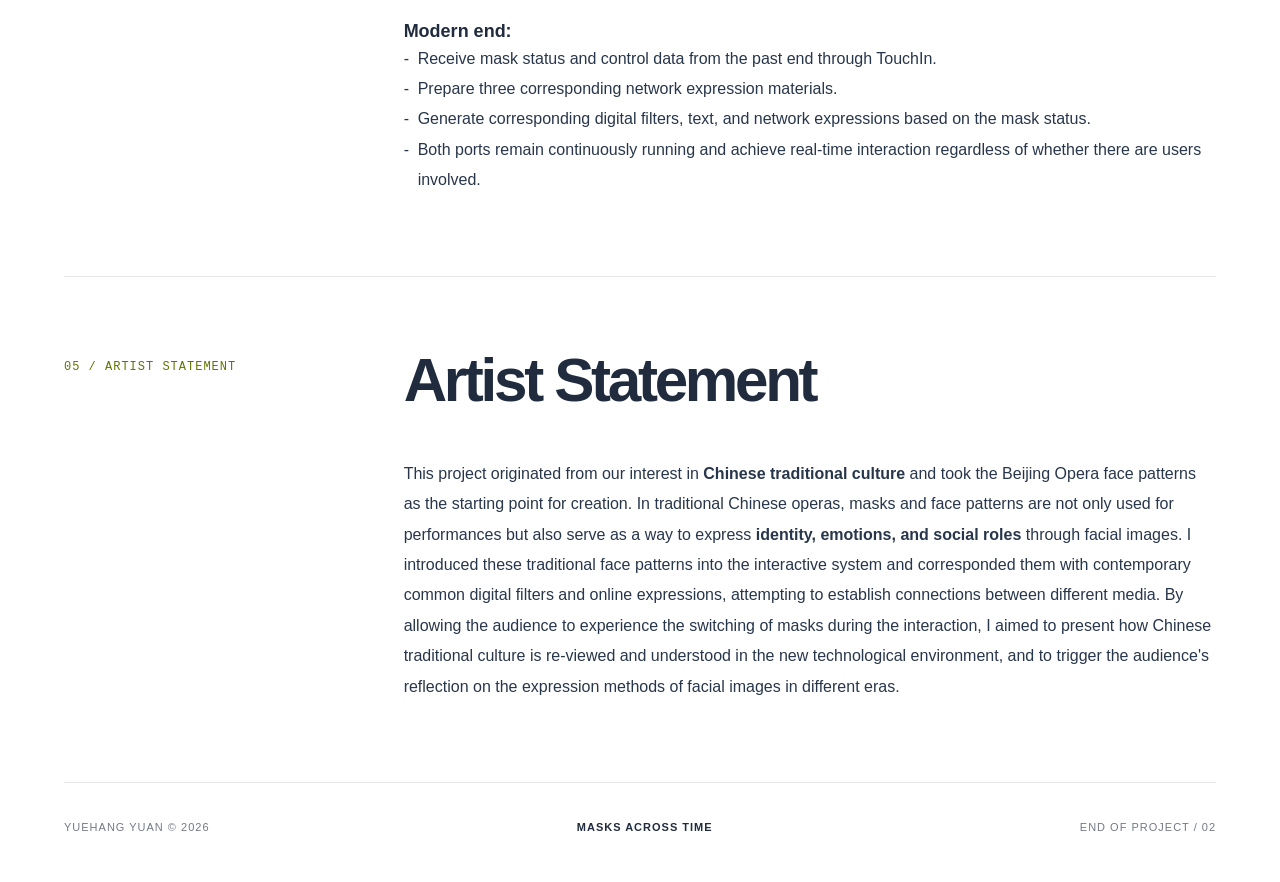
<file: masks-across-time.html>
<!doctype html><html lang="en"><head><meta charset="utf-8"><meta name="viewport" content="width=device-width, initial-scale=1"><meta name="theme-color" content="#ffffff"><title>Masks Across Time — Yuehang Yuan</title><style>
:root {
  --bg: #ffffff;
  --ink: #202b3e;
  --body: #28364b;
  --muted: #737985;
  --line: #e4e6e9;
  --accent: #dfff00;
}

* { box-sizing: border-box; }

html { scroll-behavior: smooth; }

body {
  margin: 0;
  background: var(--bg);
  color: var(--body);
  font-family: Arial, Helvetica, sans-serif;
  -webkit-font-smoothing: antialiased;
  line-height: 1.75;
}

button { font: inherit; }

.close-project {
  position: fixed;
  top: 22px;
  right: 25px;
  z-index: 99999;
  width: 46px;
  height: 46px;
  display: flex;
  align-items: center;
  justify-content: center;
  border: 0;
  border-radius: 50%;
  background: #080808;
  color: var(--accent);
  font-size: 30px;
  line-height: 1;
  cursor: pointer;
  transition: transform .2s, background .2s;
}

.close-project:hover {
  transform: rotate(90deg);
  background: var(--ink);
}

.topbar {
  min-height: 64px;
  padding: 18px 5%;
  display: flex;
  justify-content: space-between;
  align-items: center;
  gap: 20px;
  border-bottom: 1px solid var(--line);
  color: var(--ink);
  font-size: 11px;
  letter-spacing: 1.5px;
  text-transform: uppercase;
}

.topbar .accent { color: #637400; }

main {
  width: 100%;
  max-width: 1600px;
  margin: 0 auto;
  padding: 0 5%;
}

/* PROJECT TITLE */
.hero { padding: 72px 0 45px; }

.kicker {
  margin-bottom: 22px;
  color: #657300;
  font-family: "Courier New", monospace;
  font-size: 12px;
  letter-spacing: 1.5px;
  text-transform: uppercase;
}

h1 {
  width: 100%;
  margin: 0;
  color: var(--ink);
  font-family: Arial, Helvetica, sans-serif;
  font-size: clamp(44px, 8.2vw, 124px);
  font-weight: 700;
  line-height: 1.05;
  letter-spacing: -.075em;
  white-space: nowrap;
}

.intro {
  max-width: 1000px;
  margin: 32px 0 0;
  font-size: clamp(17px, 1.8vw, 22px);
  line-height: 1.8;
  color: var(--body);
}

.meta {
  display: flex;
  flex-wrap: wrap;
  gap: 10px;
  margin-top: 30px;
}

.meta span {
  display: inline-block;
  padding: 6px 17px;
  border: 1px solid #d5d7db;
  border-radius: 30px;
  color: var(--ink);
  font-size: 11px;
  letter-spacing: .7px;
}

/* THREE GAME IMAGES */
.screenshots {
  display: grid;
  grid-template-columns: repeat(3, minmax(0, 1fr));
  gap: 16px;
  margin: 35px 0 100px;
}

.screenshots figure {
  min-width: 0;
  margin: 0;
}

.screenshots img {
  display: block;
  width: 100%;
  aspect-ratio: 16 / 10;
  object-fit: cover;
  background: #f1f1f1;
}

.screenshots figcaption {
  margin-top: 12px;
  color: var(--muted);
  font-size: 12px;
  line-height: 1.5;
}

/* CONTENT SECTIONS */
.section {
  padding: 70px 0 80px;
  border-top: 1px solid var(--line);
}

.section-heading {
  display: grid;
  grid-template-columns: minmax(200px, .75fr) 2fr;
  gap: 35px;
  margin-bottom: 40px;
  align-items: start;
}

.section-number {
  padding-top: 10px;
  color: #637300;
  font-family: "Courier New", monospace;
  font-size: 12px;
  letter-spacing: 1px;
  text-transform: uppercase;
}

h2 {
  margin: 0;
  color: var(--ink);
  font-family: Arial, Helvetica, sans-serif;
  font-size: clamp(32px, 4.7vw, 65px);
  font-weight: 700;
  line-height: 1.12;
  letter-spacing: -.055em;
}

.copy {
  max-width: 1000px;
  margin-left: auto;
}

.copy p {
  margin: 0 0 27px;
  color: var(--body);
  font-size: 16px;
  line-height: 1.9;
}

.copy p:last-child { margin-bottom: 0; }

.copy strong {
  color: var(--ink);
  font-weight: 700;
}

h3 {
  margin: 42px 0 15px;
  color: var(--ink);
  font-size: clamp(21px, 2.5vw, 30px);
  font-weight: 700;
  line-height: 1.3;
  letter-spacing: -.035em;
}

.copy h3:first-child { margin-top: 0; }

.highlight {
  background: var(--accent);
  padding: 1px 4px;
}

/* RESEARCH QUESTIONS */
.question {
  margin: 0 0 16px;
  padding: 25px 28px;
  border-left: 3px solid var(--accent);
  background: #f7f8f4;
  color: var(--ink);
  font-size: clamp(17px, 2vw, 22px);
  line-height: 1.75;
}

.question:last-child { margin-bottom: 0; }

/* STORYBOARD */
.storyboard { margin-top: 45px; }

.storyboard figure { margin: 0; }

.storyboard img {
  display: block;
  width: 100%;
  height: auto;
  background: #f5f5f5;
}

.storyboard figcaption {
  margin-top: 12px;
  color: var(--muted);
  font-size: 12px;
}

/* REFERENCES */
.reference-list {
  margin: 0;
  padding-left: 25px;
}

.reference-list li {
  padding-left: 8px;
  margin-bottom: 22px;
  color: var(--body);
  font-size: 14px;
  line-height: 1.85;
  overflow-wrap: anywhere;
}

.reference-list li:last-child { margin-bottom: 0; }

.reference-list a {
  color: var(--ink);
  text-decoration: underline;
  text-decoration-color: #aab0b9;
  text-underline-offset: 3px;
}

.reference-list a:hover {
  background: var(--accent);
  text-decoration-color: var(--ink);
}

/* FOOTER */
.end {
  padding: 35px 0 45px;
  display: flex;
  justify-content: space-between;
  align-items: center;
  gap: 20px;
  border-top: 1px solid var(--line);
  color: var(--muted);
  font-size: 11px;
  letter-spacing: 1px;
}

.end strong {
  color: var(--ink);
  font-weight: 700;
}

/* RESPONSIVE */
@media (max-width: 900px) {
  .section-heading {
    grid-template-columns: 1fr;
    gap: 12px;
  }

  .copy { margin-left: 0; }

  h1 { font-size: clamp(42px, 8vw, 72px); }
}

@media (max-width: 650px) {
  .topbar {
    padding-right: 75px;
    font-size: 9px;
  }

  main { padding: 0 6%; }

  .hero { padding-top: 60px; }

  h1 {
    font-size: clamp(35px, 8.5vw, 54px);
    letter-spacing: -.065em;
  }

  .screenshots {
    grid-template-columns: 1fr;
    gap: 28px;
    margin-bottom: 65px;
  }

  .screenshots img { aspect-ratio: 16 / 10; }

  .section { padding: 48px 0 55px; }

  .copy p { font-size: 15px; }

  .question { padding: 20px; }

  .end {
    align-items: flex-start;
    flex-direction: column;
  }

  .close-project {
    top: 12px;
    right: 12px;
    width: 42px;
    height: 42px;
    font-size: 28px;
  }
}

@media (max-width: 390px) {
  h1 { font-size: 32px; }
  .meta span { font-size: 10px; }
}

h1 { white-space: normal; font-size: clamp(44px, 7.7vw, 118px); }
.close-project { text-decoration:none; }
.topbar { padding-right:90px; }
.video { aspect-ratio:16/9; background:#181a1e; border-radius:6px; overflow:hidden; }
.video iframe { display:block; width:100%; height:100%; border:0; }
.video-link { margin:10px 0 36px; text-align:right; font-size:12px; }
.video-link a { color:var(--muted); }
.networks { display:grid; grid-template-columns:repeat(2,minmax(0,1fr)); gap:36px; margin:0 0 80px; }
.networks figure { margin:0; min-width:0; }
.networks img { display:block; width:100%; aspect-ratio:2.2 / 1; height:auto; object-fit:cover; object-position:center; border-radius:6px; }
.networks a { display:block; }
.networks figcaption { margin-top:18px; color:var(--ink); font-size:clamp(30px,3.8vw,56px); font-weight:700; line-height:1.15; letter-spacing:-.045em; }
.mask-section { display:grid; grid-template-columns:minmax(160px,.75fr) 2fr; gap:35px; border-top:1px solid var(--line); padding:70px 0 80px; }
.mask-section h2 { font-size:clamp(32px,4.7vw,65px); line-height:1.12; letter-spacing:-.055em; margin:0 0 45px; }
.mask-section .section-number { padding-top:10px; }
.mask-main { min-width:0; }
.mask-copy { min-width:0; font-size:16px; line-height:1.9; }
.mask-copy p { margin:0; }
.mask-copy h3 { margin:24px 0 0; font-size:18px; letter-spacing:0; }
.mask-copy h3:first-child { margin-top:0; }
.mask-copy ul { list-style:none; padding:0; margin:0; }
.mask-copy li { padding-left:14px; position:relative; }
.mask-copy li::before { content:'-'; position:absolute; left:0; }
@media(max-width:700px) { .hero { padding:55px 0 32px; } .networks { gap:24px; grid-template-columns:1fr; margin-bottom:45px; } .mask-section { grid-template-columns:1fr; gap:22px; padding:36px 0; } .mask-section h2 { margin-bottom:24px; } .topbar { font-size:9px; } .close-project { width:38px; height:38px; top:13px; right:15px; } }
</style></head><body>
<a class="close-project" href="index.html#portfolio" aria-label="Close project and return to portfolio">×</a>
<header class="topbar"><span>YUEHANG YUAN</span><span class="accent">02 — Masks Across Time</span></header>
<main><section class="hero"><div class="kicker">TOUCHDESIGNER / NETWORK INTERACTIVE ARTWORK</div><h1>Masks Across Time</h1><p class="intro">A project created in collaboration with a partner, connecting two interactive artworks over a network.</p><div class="meta"><span>TOUCHDESIGNER</span><span>MEDIAPIPE</span><span>FACE &amp; GESTURE TRACKING</span></div></section>
<div class="video"><iframe src="https://www.youtube.com/embed/zU6xPQaAuN0" title="Masks Across Time — project video" allow="accelerometer; autoplay; clipboard-write; encrypted-media; gyroscope; picture-in-picture; web-share" referrerpolicy="strict-origin-when-cross-origin" allowfullscreen></iframe></div>
<p class="video-link"><a href="https://youtu.be/zU6xPQaAuN0" target="_blank" rel="noopener noreferrer">Watch on YouTube ↗</a></p>
<div class="networks"><figure><a href="assets/masks-past.png" target="_blank" rel="noopener"><img src="assets/masks-past.png" alt="Past end — TouchDesigner network" width="1995" height="932"></a><figcaption>Past end</figcaption></figure><figure><a href="assets/masks-modern.png" target="_blank" rel="noopener"><img src="assets/masks-modern.png" alt="Modern end — TouchDesigner network" width="1915" height="811"></a><figcaption>Modern end</figcaption></figure></div>
<section class="mask-section"><div class="section-number">01 / PROJECT THEME</div><div class="mask-main"><h2>PROJECT THEME</h2><div class="mask-copy"><p>Collaborate with a partner to create a digital artwork that draws from a theme introduced in Ideas in Art and Technology that interacts with another remote digital artwork on a shared network that 'plays' whether a user is interacting or not. (Example technologies: Python, Node.Js, Touchdesigner, JS, OSC, Websockets, UDP)</p></div></div></section><section class="mask-section"><div class="section-number">02 / DESCRIPTION OF PROJECT</div><div class="mask-main"><h2>Description of project</h2><div class="mask-copy"><p>This project is a network interactive mask work composed of two computers, corresponding to <strong>"the past"</strong> and <strong>"the modern era"</strong>. The past end uses face recognition and gesture tracking to superimpose traditional Chinese opera masks on the audience's faces, and generates corresponding textual descriptions based on facial expressions; the modern end interacts with it, converting the traditional masks into contemporary digital filters and online emojis. Thus, it presents the facial expression styles of different eras.</p></div></div></section><section class="mask-section"><div class="section-number">03 / TECHNOLOGIES USED</div><div class="mask-main"><h2>Technologies used</h2><div class="mask-copy"><p>This project utilizes TouchDesigner as the real-time interaction and visual presentation platform, integrating <strong>MediaPipe, hand_tracking, and face_tracking</strong> plugins to achieve functions such as face and gesture tracking as well as expression recognition. Additionally, the <strong>TouchIn and TouchOut</strong> nodes are used to transfer data between two computers, enabling real-time connection and interaction across devices.</p></div></div></section><section class="mask-section"><div class="section-number">04 / TECHNICAL WORKFLOW<BR>AND PIPELINE</div><div class="mask-main"><h2>Technical workflow<br>and pipeline</h2><div class="mask-copy"><h3>Past end:</h3>
<ul>
<li>Prepare 3 pictures of traditional Chinese opera masks representing different personalities.</li>
<li>Obtain hand and facial data from the camera using the MediaPipe, hand_tracking, and face_tracking plugins.</li>
<li>Use the identified face positions to superimpose the opera masks on the faces of the audience.</li>
<li>Select different expression recognition methods based on the corresponding personalities of the masks.</li>
<li>Generate corresponding text content based on the current mask status and display it on the screen.</li>
<li>The system will send the current mask status and related control data to another computer via TouchOut.</li>
</ul>
<h3>Modern end:</h3>
<ul>
<li>Receive mask status and control data from the past end through TouchIn.</li>
<li>Prepare three corresponding network expression materials.</li>
<li>Generate corresponding digital filters, text, and network expressions based on the mask status.</li>
<li>Both ports remain continuously running and achieve real-time interaction regardless of whether there are users involved.</li>
</ul></div></div></section><section class="mask-section"><div class="section-number">05 / ARTIST STATEMENT</div><div class="mask-main"><h2>Artist Statement</h2><div class="mask-copy"><p>This project originated from our interest in <strong>Chinese traditional culture</strong> and took the Beijing Opera face patterns as the starting point for creation. In traditional Chinese operas, masks and face patterns are not only used for performances but also serve as a way to express <strong>identity, emotions, and social roles</strong> through facial images. I introduced these traditional face patterns into the interactive system and corresponded them with contemporary common digital filters and online expressions, attempting to establish connections between different media. By allowing the audience to experience the switching of masks during the interaction, I aimed to present how Chinese traditional culture is re-viewed and understood in the new technological environment, and to trigger the audience's reflection on the expression methods of facial images in different eras.</p></div></div></section><footer class="end"><span>YUEHANG YUAN © 2026</span><strong>MASKS ACROSS TIME</strong><span>END OF PROJECT / 02</span></footer></main></body></html>
</file>
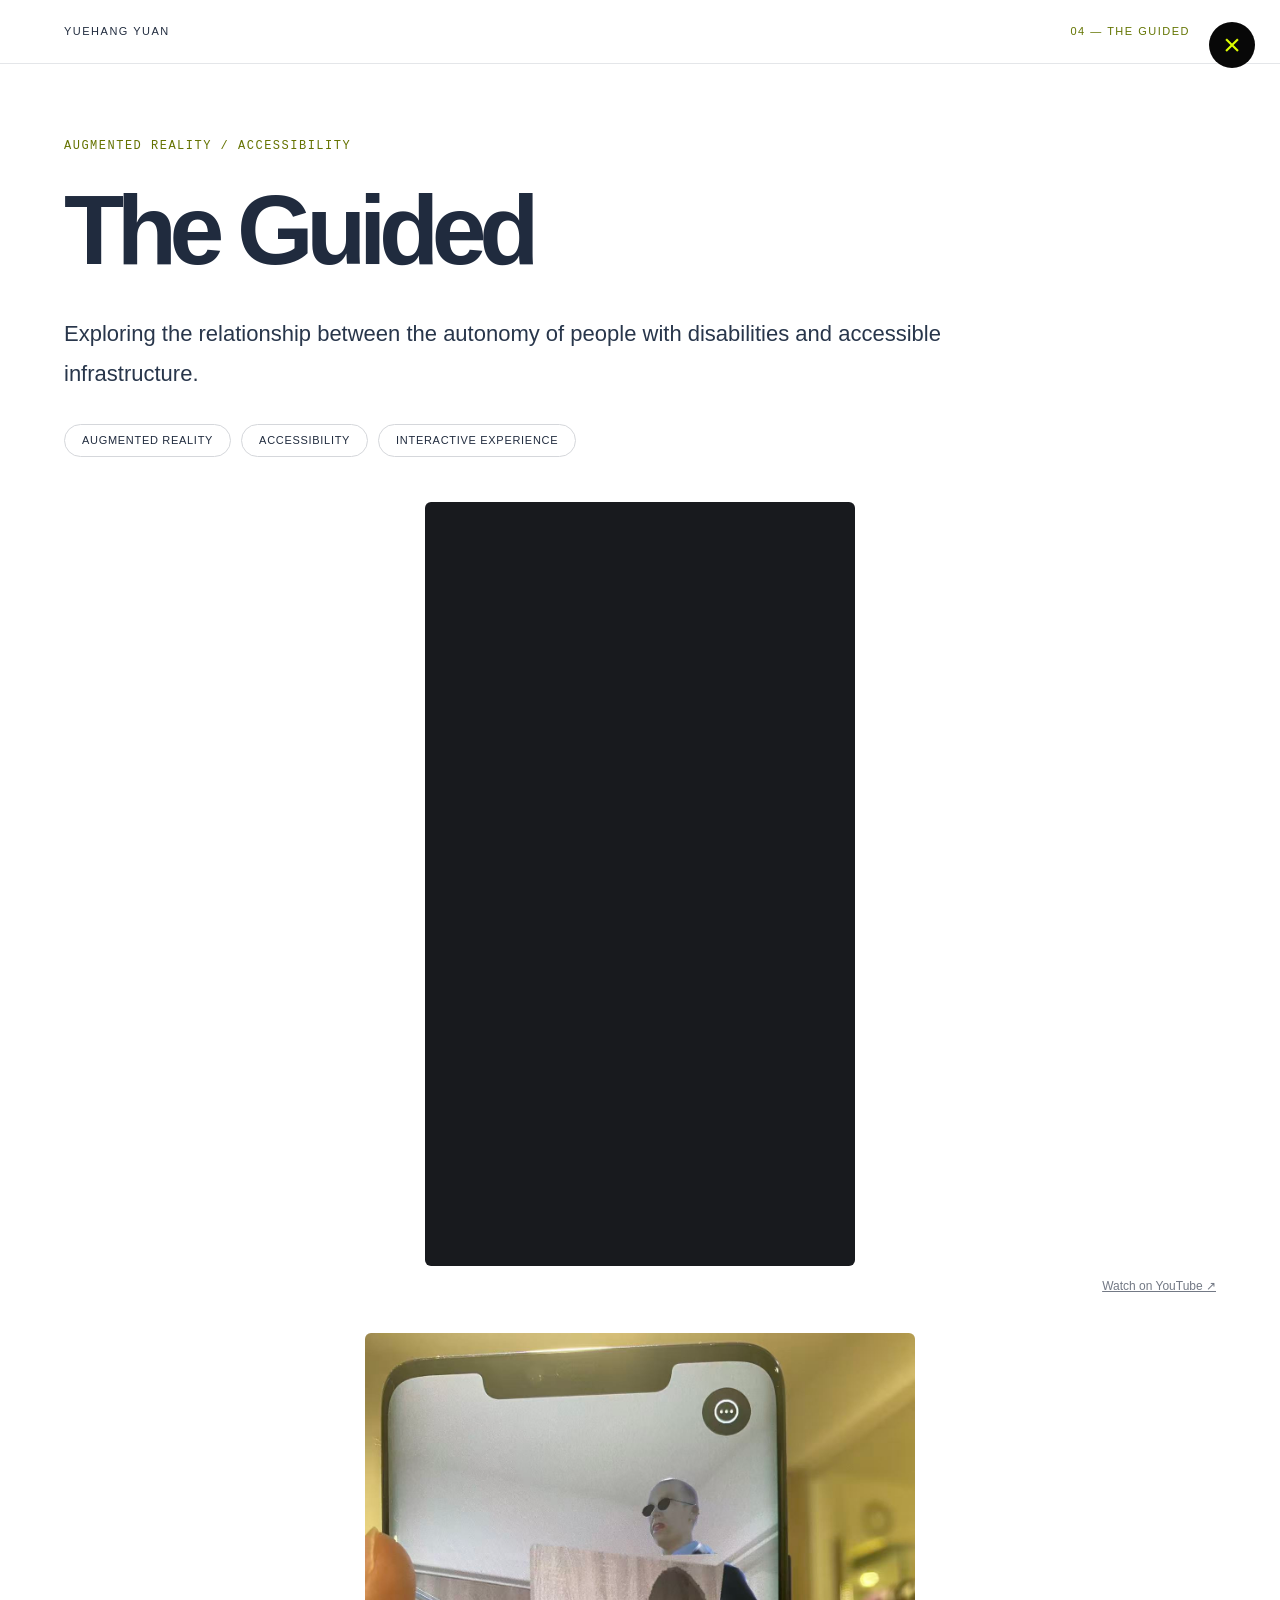
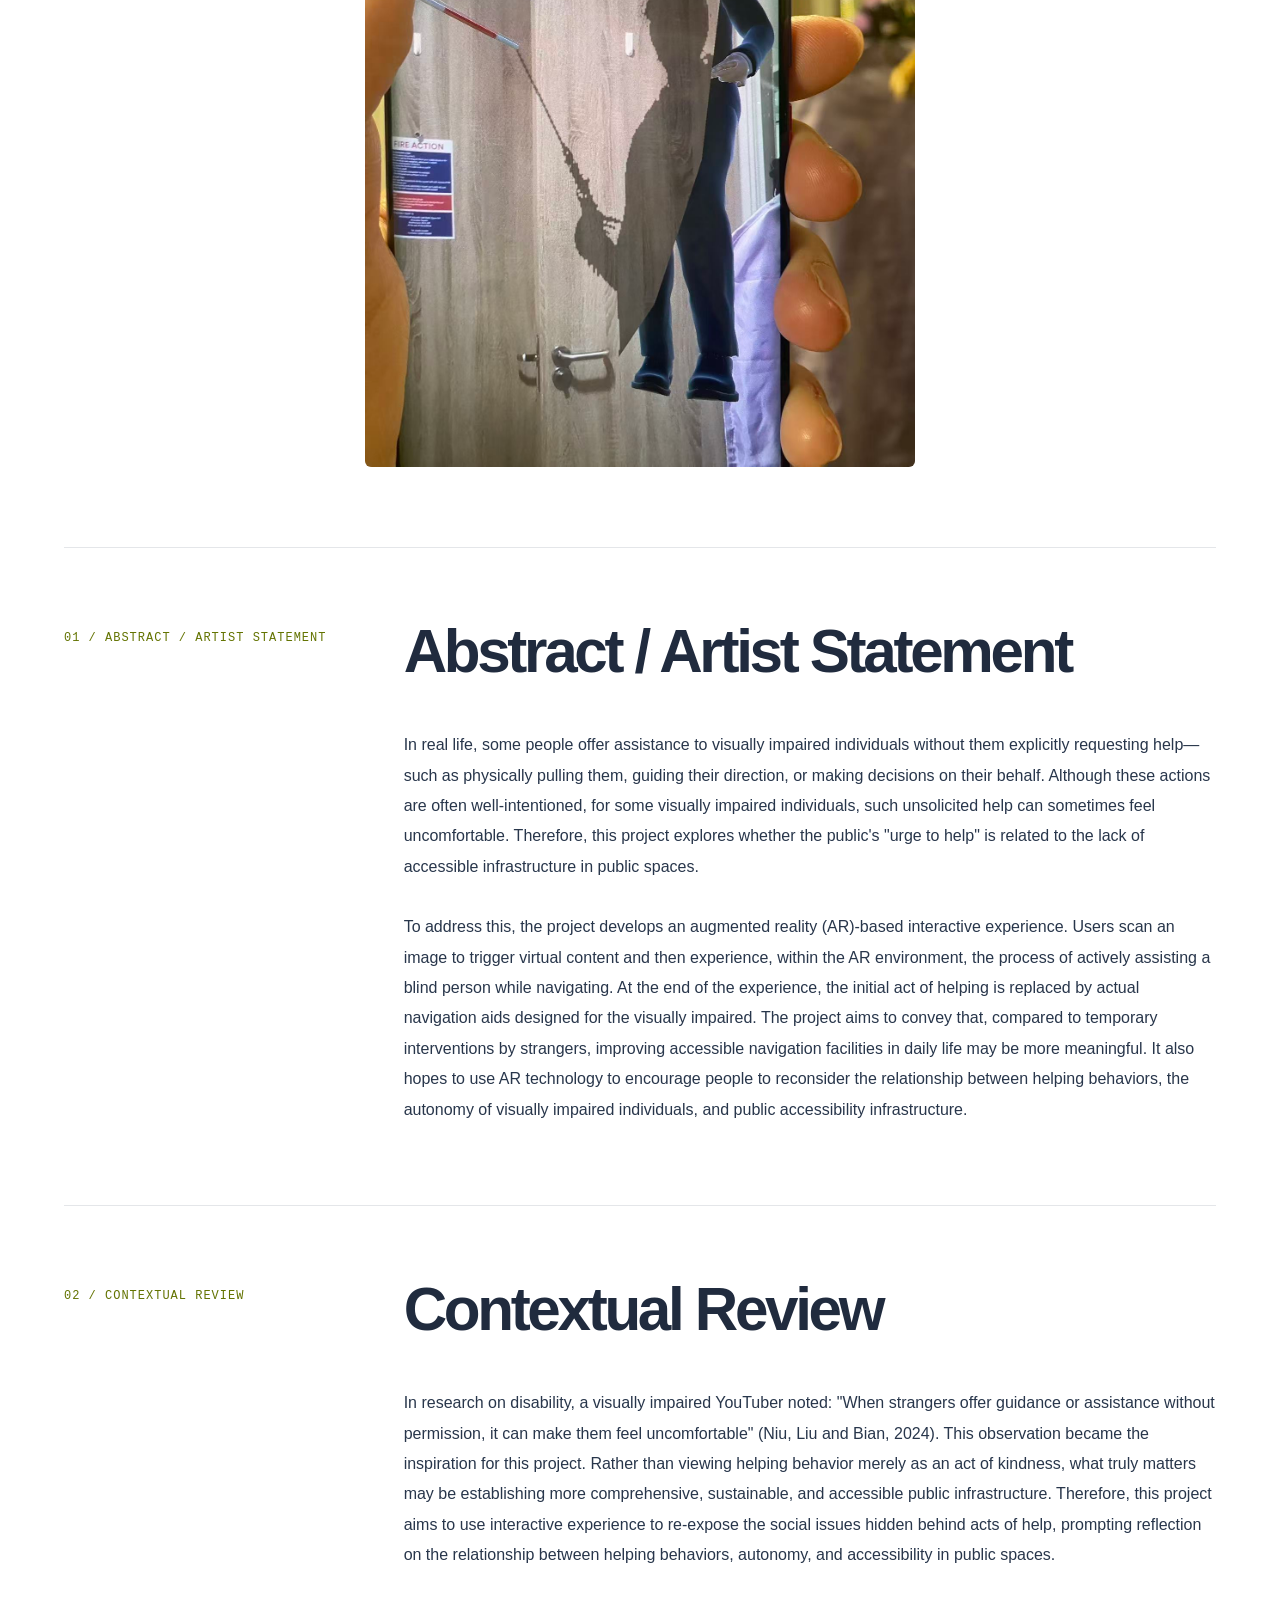
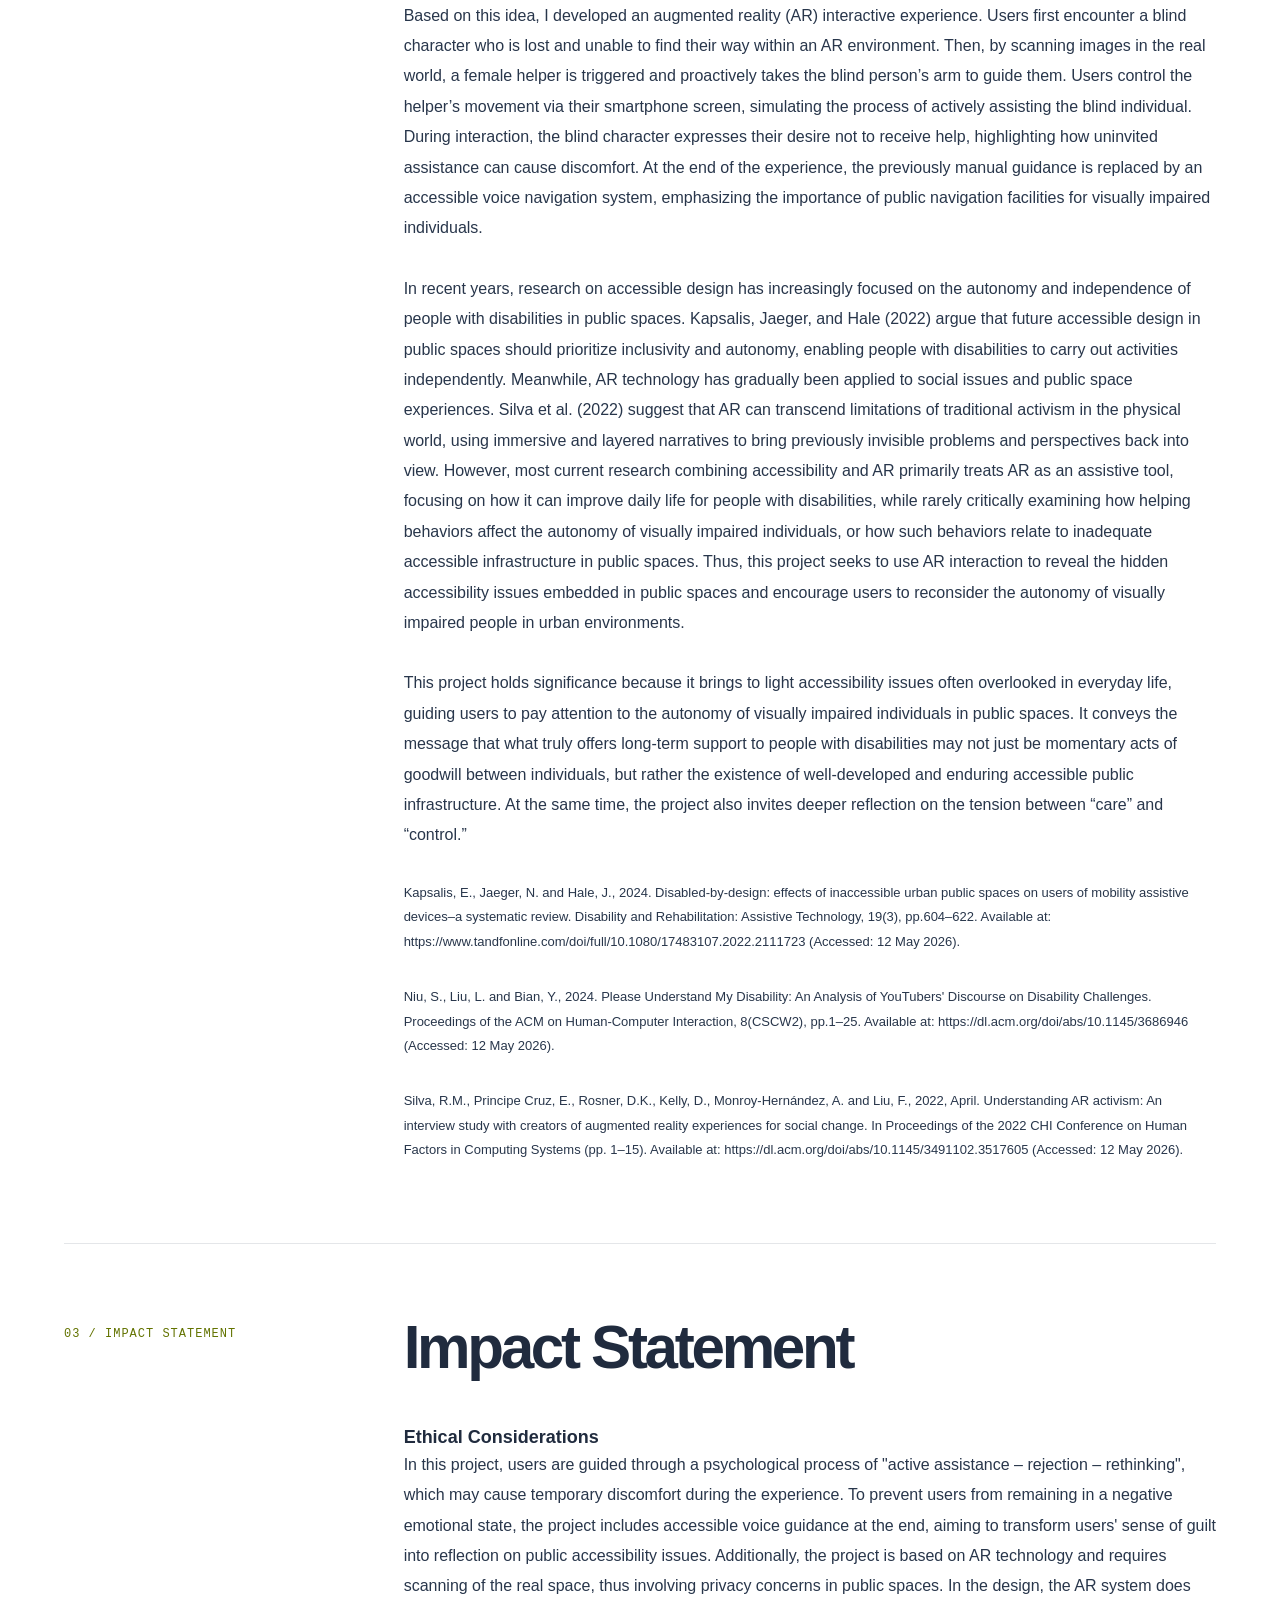
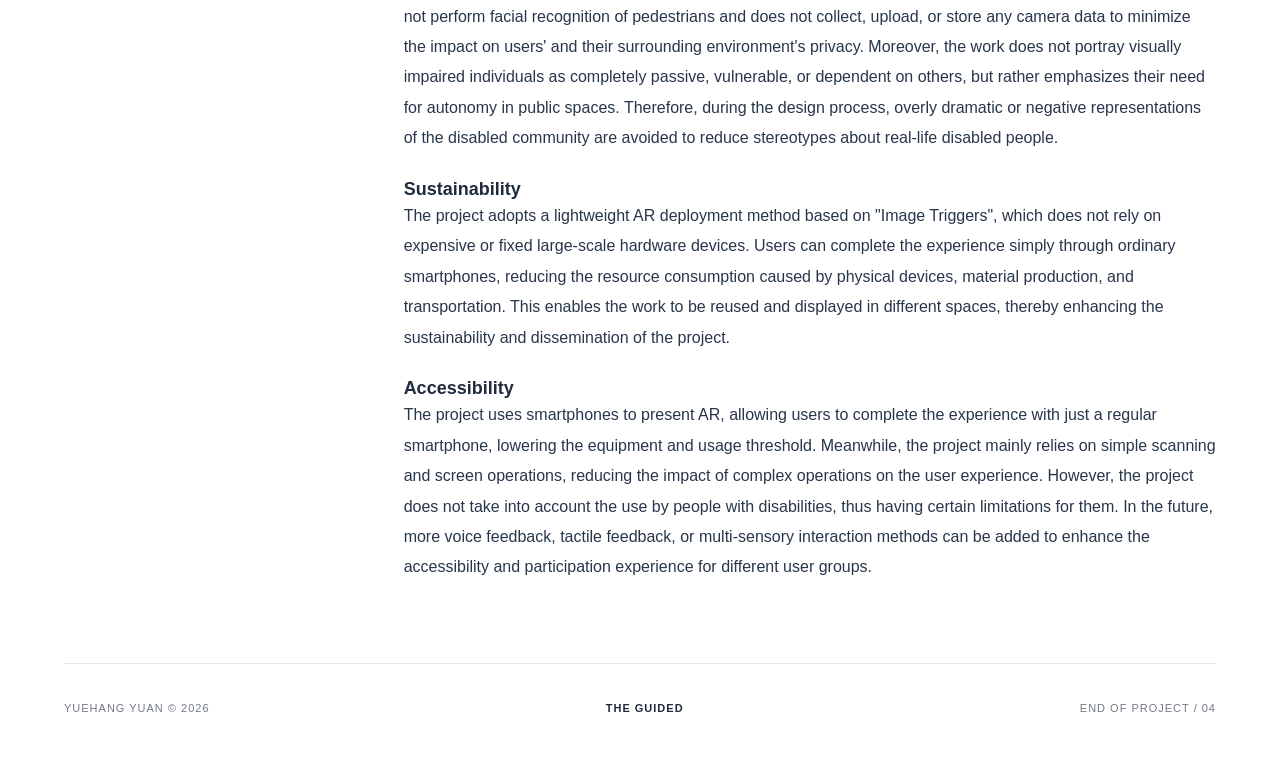
<file: the-guided.html>
<!doctype html><html lang="en"><head><meta charset="utf-8"><meta name="viewport" content="width=device-width, initial-scale=1"><meta name="theme-color" content="#ffffff"><title>The Guided — Yuehang Yuan</title><style>
:root {
  --bg: #ffffff;
  --ink: #202b3e;
  --body: #28364b;
  --muted: #737985;
  --line: #e4e6e9;
  --accent: #dfff00;
}

* { box-sizing: border-box; }

html { scroll-behavior: smooth; }

body {
  margin: 0;
  background: var(--bg);
  color: var(--body);
  font-family: Arial, Helvetica, sans-serif;
  -webkit-font-smoothing: antialiased;
  line-height: 1.75;
}

button { font: inherit; }

.close-project {
  position: fixed;
  top: 22px;
  right: 25px;
  z-index: 99999;
  width: 46px;
  height: 46px;
  display: flex;
  align-items: center;
  justify-content: center;
  border: 0;
  border-radius: 50%;
  background: #080808;
  color: var(--accent);
  font-size: 30px;
  line-height: 1;
  cursor: pointer;
  transition: transform .2s, background .2s;
}

.close-project:hover {
  transform: rotate(90deg);
  background: var(--ink);
}

.topbar {
  min-height: 64px;
  padding: 18px 5%;
  display: flex;
  justify-content: space-between;
  align-items: center;
  gap: 20px;
  border-bottom: 1px solid var(--line);
  color: var(--ink);
  font-size: 11px;
  letter-spacing: 1.5px;
  text-transform: uppercase;
}

.topbar .accent { color: #637400; }

main {
  width: 100%;
  max-width: 1600px;
  margin: 0 auto;
  padding: 0 5%;
}

/* PROJECT TITLE */
.hero { padding: 72px 0 45px; }

.kicker {
  margin-bottom: 22px;
  color: #657300;
  font-family: "Courier New", monospace;
  font-size: 12px;
  letter-spacing: 1.5px;
  text-transform: uppercase;
}

h1 {
  width: 100%;
  margin: 0;
  color: var(--ink);
  font-family: Arial, Helvetica, sans-serif;
  font-size: clamp(44px, 8.2vw, 124px);
  font-weight: 700;
  line-height: 1.05;
  letter-spacing: -.075em;
  white-space: nowrap;
}

.intro {
  max-width: 1000px;
  margin: 32px 0 0;
  font-size: clamp(17px, 1.8vw, 22px);
  line-height: 1.8;
  color: var(--body);
}

.meta {
  display: flex;
  flex-wrap: wrap;
  gap: 10px;
  margin-top: 30px;
}

.meta span {
  display: inline-block;
  padding: 6px 17px;
  border: 1px solid #d5d7db;
  border-radius: 30px;
  color: var(--ink);
  font-size: 11px;
  letter-spacing: .7px;
}

/* THREE GAME IMAGES */
.screenshots {
  display: grid;
  grid-template-columns: repeat(3, minmax(0, 1fr));
  gap: 16px;
  margin: 35px 0 100px;
}

.screenshots figure {
  min-width: 0;
  margin: 0;
}

.screenshots img {
  display: block;
  width: 100%;
  aspect-ratio: 16 / 10;
  object-fit: cover;
  background: #f1f1f1;
}

.screenshots figcaption {
  margin-top: 12px;
  color: var(--muted);
  font-size: 12px;
  line-height: 1.5;
}

/* CONTENT SECTIONS */
.section {
  padding: 70px 0 80px;
  border-top: 1px solid var(--line);
}

.section-heading {
  display: grid;
  grid-template-columns: minmax(200px, .75fr) 2fr;
  gap: 35px;
  margin-bottom: 40px;
  align-items: start;
}

.section-number {
  padding-top: 10px;
  color: #637300;
  font-family: "Courier New", monospace;
  font-size: 12px;
  letter-spacing: 1px;
  text-transform: uppercase;
}

h2 {
  margin: 0;
  color: var(--ink);
  font-family: Arial, Helvetica, sans-serif;
  font-size: clamp(32px, 4.7vw, 65px);
  font-weight: 700;
  line-height: 1.12;
  letter-spacing: -.055em;
}

.copy {
  max-width: 1000px;
  margin-left: auto;
}

.copy p {
  margin: 0 0 27px;
  color: var(--body);
  font-size: 16px;
  line-height: 1.9;
}

.copy p:last-child { margin-bottom: 0; }

.copy strong {
  color: var(--ink);
  font-weight: 700;
}

h3 {
  margin: 42px 0 15px;
  color: var(--ink);
  font-size: clamp(21px, 2.5vw, 30px);
  font-weight: 700;
  line-height: 1.3;
  letter-spacing: -.035em;
}

.copy h3:first-child { margin-top: 0; }

.highlight {
  background: var(--accent);
  padding: 1px 4px;
}

/* RESEARCH QUESTIONS */
.question {
  margin: 0 0 16px;
  padding: 25px 28px;
  border-left: 3px solid var(--accent);
  background: #f7f8f4;
  color: var(--ink);
  font-size: clamp(17px, 2vw, 22px);
  line-height: 1.75;
}

.question:last-child { margin-bottom: 0; }

/* STORYBOARD */
.storyboard { margin-top: 45px; }

.storyboard figure { margin: 0; }

.storyboard img {
  display: block;
  width: 100%;
  height: auto;
  background: #f5f5f5;
}

.storyboard figcaption {
  margin-top: 12px;
  color: var(--muted);
  font-size: 12px;
}

/* REFERENCES */
.reference-list {
  margin: 0;
  padding-left: 25px;
}

.reference-list li {
  padding-left: 8px;
  margin-bottom: 22px;
  color: var(--body);
  font-size: 14px;
  line-height: 1.85;
  overflow-wrap: anywhere;
}

.reference-list li:last-child { margin-bottom: 0; }

.reference-list a {
  color: var(--ink);
  text-decoration: underline;
  text-decoration-color: #aab0b9;
  text-underline-offset: 3px;
}

.reference-list a:hover {
  background: var(--accent);
  text-decoration-color: var(--ink);
}

/* FOOTER */
.end {
  padding: 35px 0 45px;
  display: flex;
  justify-content: space-between;
  align-items: center;
  gap: 20px;
  border-top: 1px solid var(--line);
  color: var(--muted);
  font-size: 11px;
  letter-spacing: 1px;
}

.end strong {
  color: var(--ink);
  font-weight: 700;
}

/* RESPONSIVE */
@media (max-width: 900px) {
  .section-heading {
    grid-template-columns: 1fr;
    gap: 12px;
  }

  .copy { margin-left: 0; }

  h1 { font-size: clamp(42px, 8vw, 72px); }
}

@media (max-width: 650px) {
  .topbar {
    padding-right: 75px;
    font-size: 9px;
  }

  main { padding: 0 6%; }

  .hero { padding-top: 60px; }

  h1 {
    font-size: clamp(35px, 8.5vw, 54px);
    letter-spacing: -.065em;
  }

  .screenshots {
    grid-template-columns: 1fr;
    gap: 28px;
    margin-bottom: 65px;
  }

  .screenshots img { aspect-ratio: 16 / 10; }

  .section { padding: 48px 0 55px; }

  .copy p { font-size: 15px; }

  .question { padding: 20px; }

  .end {
    align-items: flex-start;
    flex-direction: column;
  }

  .close-project {
    top: 12px;
    right: 12px;
    width: 42px;
    height: 42px;
    font-size: 28px;
  }
}

@media (max-width: 390px) {
  h1 { font-size: 32px; }
  .meta span { font-size: 10px; }
}

h1 { white-space: normal; font-size: clamp(44px, 7.7vw, 118px); }
.close-project { text-decoration:none; }
.topbar { padding-right:90px; }
.video { aspect-ratio:16/9; background:#181a1e; border-radius:6px; overflow:hidden; }
.video iframe { display:block; width:100%; height:100%; border:0; }
.video-link { margin:10px 0 36px; text-align:right; font-size:12px; }
.video-link a { color:var(--muted); }
.networks { display:grid; grid-template-columns:repeat(2,minmax(0,1fr)); gap:36px; margin:0 0 80px; }
.networks figure { margin:0; min-width:0; }
.networks img { display:block; width:100%; aspect-ratio:2.2 / 1; height:auto; object-fit:cover; object-position:center; border-radius:6px; }
.networks a { display:block; }
.networks figcaption { margin-top:18px; color:var(--ink); font-size:clamp(30px,3.8vw,56px); font-weight:700; line-height:1.15; letter-spacing:-.045em; }
.mask-section { display:grid; grid-template-columns:minmax(160px,.75fr) 2fr; gap:35px; border-top:1px solid var(--line); padding:70px 0 80px; }
.mask-section h2 { font-size:clamp(32px,4.7vw,65px); line-height:1.12; letter-spacing:-.055em; margin:0 0 45px; }
.mask-section .section-number { padding-top:10px; }
.mask-main { min-width:0; }
.mask-copy { min-width:0; font-size:16px; line-height:1.9; }
.mask-copy p { margin:0; }
.mask-copy h3 { margin:24px 0 0; font-size:18px; letter-spacing:0; }
.mask-copy h3:first-child { margin-top:0; }
.mask-copy ul { list-style:none; padding:0; margin:0; }
.mask-copy li { padding-left:14px; position:relative; }
.mask-copy li::before { content:'-'; position:absolute; left:0; }
@media(max-width:700px) { .hero { padding:55px 0 32px; } .networks { gap:24px; grid-template-columns:1fr; margin-bottom:45px; } .mask-section { grid-template-columns:1fr; gap:22px; padding:36px 0; } .mask-section h2 { margin-bottom:24px; } .topbar { font-size:9px; } .close-project { width:38px; height:38px; top:13px; right:15px; } }
.project-photo { margin:0 0 80px; }
.project-photo img { display:block; max-width:min(100%,550px); width:100%; height:auto; margin:auto; border-radius:6px; }
.video.shorts { max-width:430px; aspect-ratio:9/16; margin:0 auto; }
.video.shorts iframe { width:100%; height:100%; }
.mask-copy p + p { margin-top:30px; }
.mask-copy .reference { font-size:13px; margin-top:30px; overflow-wrap:anywhere; }
</style></head><body>
<a class="close-project" href="index.html#portfolio" aria-label="Close project and return to portfolio">×</a>
<header class="topbar"><span>YUEHANG YUAN</span><span class="accent">04 — The Guided</span></header>
<main><section class="hero"><div class="kicker">AUGMENTED REALITY / ACCESSIBILITY</div><h1>The Guided</h1><p class="intro">Exploring the relationship between the autonomy of people with disabilities and accessible infrastructure.</p><div class="meta"><span>AUGMENTED REALITY</span><span>ACCESSIBILITY</span><span>INTERACTIVE EXPERIENCE</span></div></section>
<div class="video shorts"><iframe src="https://www.youtube.com/embed/gMusyb5yt6Y" title="The Guided — AR project video" allow="accelerometer; autoplay; clipboard-write; encrypted-media; gyroscope; picture-in-picture; web-share" referrerpolicy="strict-origin-when-cross-origin" allowfullscreen></iframe></div><p class="video-link"><a href="https://youtube.com/shorts/gMusyb5yt6Y" target="_blank" rel="noopener noreferrer">Watch on YouTube ↗</a></p>
<figure class="project-photo"><img src="assets/the-guided-experience.jpg" width="1280" height="1707" alt="The Guided AR experience displayed on a smartphone"></figure>
<section class="mask-section"><div class="section-number">01 / ABSTRACT / ARTIST STATEMENT</div><div class="mask-main"><h2>Abstract / Artist Statement</h2><div class="mask-copy"><p class="">In real life, some people offer assistance to visually impaired individuals without them explicitly requesting help—such as physically pulling them, guiding their direction, or making decisions on their behalf. Although these actions are often well-intentioned, for some visually impaired individuals, such unsolicited help can sometimes feel uncomfortable. Therefore, this project explores whether the public&#x27;s &quot;urge to help&quot; is related to the lack of accessible infrastructure in public spaces.</p><p class="">To address this, the project develops an augmented reality (AR)-based interactive experience. Users scan an image to trigger virtual content and then experience, within the AR environment, the process of actively assisting a blind person while navigating. At the end of the experience, the initial act of helping is replaced by actual navigation aids designed for the visually impaired. The project aims to convey that, compared to temporary interventions by strangers, improving accessible navigation facilities in daily life may be more meaningful. It also hopes to use AR technology to encourage people to reconsider the relationship between helping behaviors, the autonomy of visually impaired individuals, and public accessibility infrastructure.</p></div></div></section><section class="mask-section"><div class="section-number">02 / CONTEXTUAL REVIEW</div><div class="mask-main"><h2>Contextual Review</h2><div class="mask-copy"><p class="">In research on disability, a visually impaired YouTuber noted: &quot;When strangers offer guidance or assistance without permission, it can make them feel uncomfortable&quot; (Niu, Liu and Bian, 2024). This observation became the inspiration for this project. Rather than viewing helping behavior merely as an act of kindness, what truly matters may be establishing more comprehensive, sustainable, and accessible public infrastructure. Therefore, this project aims to use interactive experience to re-expose the social issues hidden behind acts of help, prompting reflection on the relationship between helping behaviors, autonomy, and accessibility in public spaces.</p><p class="">Based on this idea, I developed an augmented reality (AR) interactive experience. Users first encounter a blind character who is lost and unable to find their way within an AR environment. Then, by scanning images in the real world, a female helper is triggered and proactively takes the blind person’s arm to guide them. Users control the helper’s movement via their smartphone screen, simulating the process of actively assisting the blind individual. During interaction, the blind character expresses their desire not to receive help, highlighting how uninvited assistance can cause discomfort. At the end of the experience, the previously manual guidance is replaced by an accessible voice navigation system, emphasizing the importance of public navigation facilities for visually impaired individuals.</p><p class="">In recent years, research on accessible design has increasingly focused on the autonomy and independence of people with disabilities in public spaces. Kapsalis, Jaeger, and Hale (2022) argue that future accessible design in public spaces should prioritize inclusivity and autonomy, enabling people with disabilities to carry out activities independently. Meanwhile, AR technology has gradually been applied to social issues and public space experiences. Silva et al. (2022) suggest that AR can transcend limitations of traditional activism in the physical world, using immersive and layered narratives to bring previously invisible problems and perspectives back into view. However, most current research combining accessibility and AR primarily treats AR as an assistive tool, focusing on how it can improve daily life for people with disabilities, while rarely critically examining how helping behaviors affect the autonomy of visually impaired individuals, or how such behaviors relate to inadequate accessible infrastructure in public spaces. Thus, this project seeks to use AR interaction to reveal the hidden accessibility issues embedded in public spaces and encourage users to reconsider the autonomy of visually impaired people in urban environments.</p><p class="">This project holds significance because it brings to light accessibility issues often overlooked in everyday life, guiding users to pay attention to the autonomy of visually impaired individuals in public spaces. It conveys the message that what truly offers long-term support to people with disabilities may not just be momentary acts of goodwill between individuals, but rather the existence of well-developed and enduring accessible public infrastructure. At the same time, the project also invites deeper reflection on the tension between “care” and “control.”</p><p class="reference">Kapsalis, E., Jaeger, N. and Hale, J., 2024. Disabled-by-design: effects of inaccessible urban public spaces on users of mobility assistive devices–a systematic review. Disability and Rehabilitation: Assistive Technology, 19(3), pp.604–622. Available at: https://www.tandfonline.com/doi/full/10.1080/17483107.2022.2111723 (Accessed: 12 May 2026).</p><p class="reference">Niu, S., Liu, L. and Bian, Y., 2024. Please Understand My Disability: An Analysis of YouTubers&#x27; Discourse on Disability Challenges. Proceedings of the ACM on Human-Computer Interaction, 8(CSCW2), pp.1–25. Available at: https://dl.acm.org/doi/abs/10.1145/3686946 (Accessed: 12 May 2026).</p><p class="reference">Silva, R.M., Principe Cruz, E., Rosner, D.K., Kelly, D., Monroy-Hernández, A. and Liu, F., 2022, April. Understanding AR activism: An interview study with creators of augmented reality experiences for social change. In Proceedings of the 2022 CHI Conference on Human Factors in Computing Systems (pp. 1–15). Available at: https://dl.acm.org/doi/abs/10.1145/3491102.3517605 (Accessed: 12 May 2026).</p></div></div></section><section class="mask-section"><div class="section-number">03 / IMPACT STATEMENT</div><div class="mask-main"><h2>Impact Statement</h2><div class="mask-copy"><h3>Ethical Considerations</h3><p>In this project, users are guided through a psychological process of &quot;active assistance – rejection – rethinking&quot;, which may cause temporary discomfort during the experience. To prevent users from remaining in a negative emotional state, the project includes accessible voice guidance at the end, aiming to transform users&#x27; sense of guilt into reflection on public accessibility issues. Additionally, the project is based on AR technology and requires scanning of the real space, thus involving privacy concerns in public spaces. In the design, the AR system does not perform facial recognition of pedestrians and does not collect, upload, or store any camera data to minimize the impact on users&#x27; and their surrounding environment&#x27;s privacy. Moreover, the work does not portray visually impaired individuals as completely passive, vulnerable, or dependent on others, but rather emphasizes their need for autonomy in public spaces. Therefore, during the design process, overly dramatic or negative representations of the disabled community are avoided to reduce stereotypes about real-life disabled people.</p><h3>Sustainability</h3><p>The project adopts a lightweight AR deployment method based on &quot;Image Triggers&quot;, which does not rely on expensive or fixed large-scale hardware devices. Users can complete the experience simply through ordinary smartphones, reducing the resource consumption caused by physical devices, material production, and transportation. This enables the work to be reused and displayed in different spaces, thereby enhancing the sustainability and dissemination of the project.</p><h3>Accessibility</h3><p>The project uses smartphones to present AR, allowing users to complete the experience with just a regular smartphone, lowering the equipment and usage threshold. Meanwhile, the project mainly relies on simple scanning and screen operations, reducing the impact of complex operations on the user experience. However, the project does not take into account the use by people with disabilities, thus having certain limitations for them. In the future, more voice feedback, tactile feedback, or multi-sensory interaction methods can be added to enhance the accessibility and participation experience for different user groups.</p></div></div></section><footer class="end"><span>YUEHANG YUAN © 2026</span><strong>THE GUIDED</strong><span>END OF PROJECT / 04</span></footer></main></body></html>
</file>
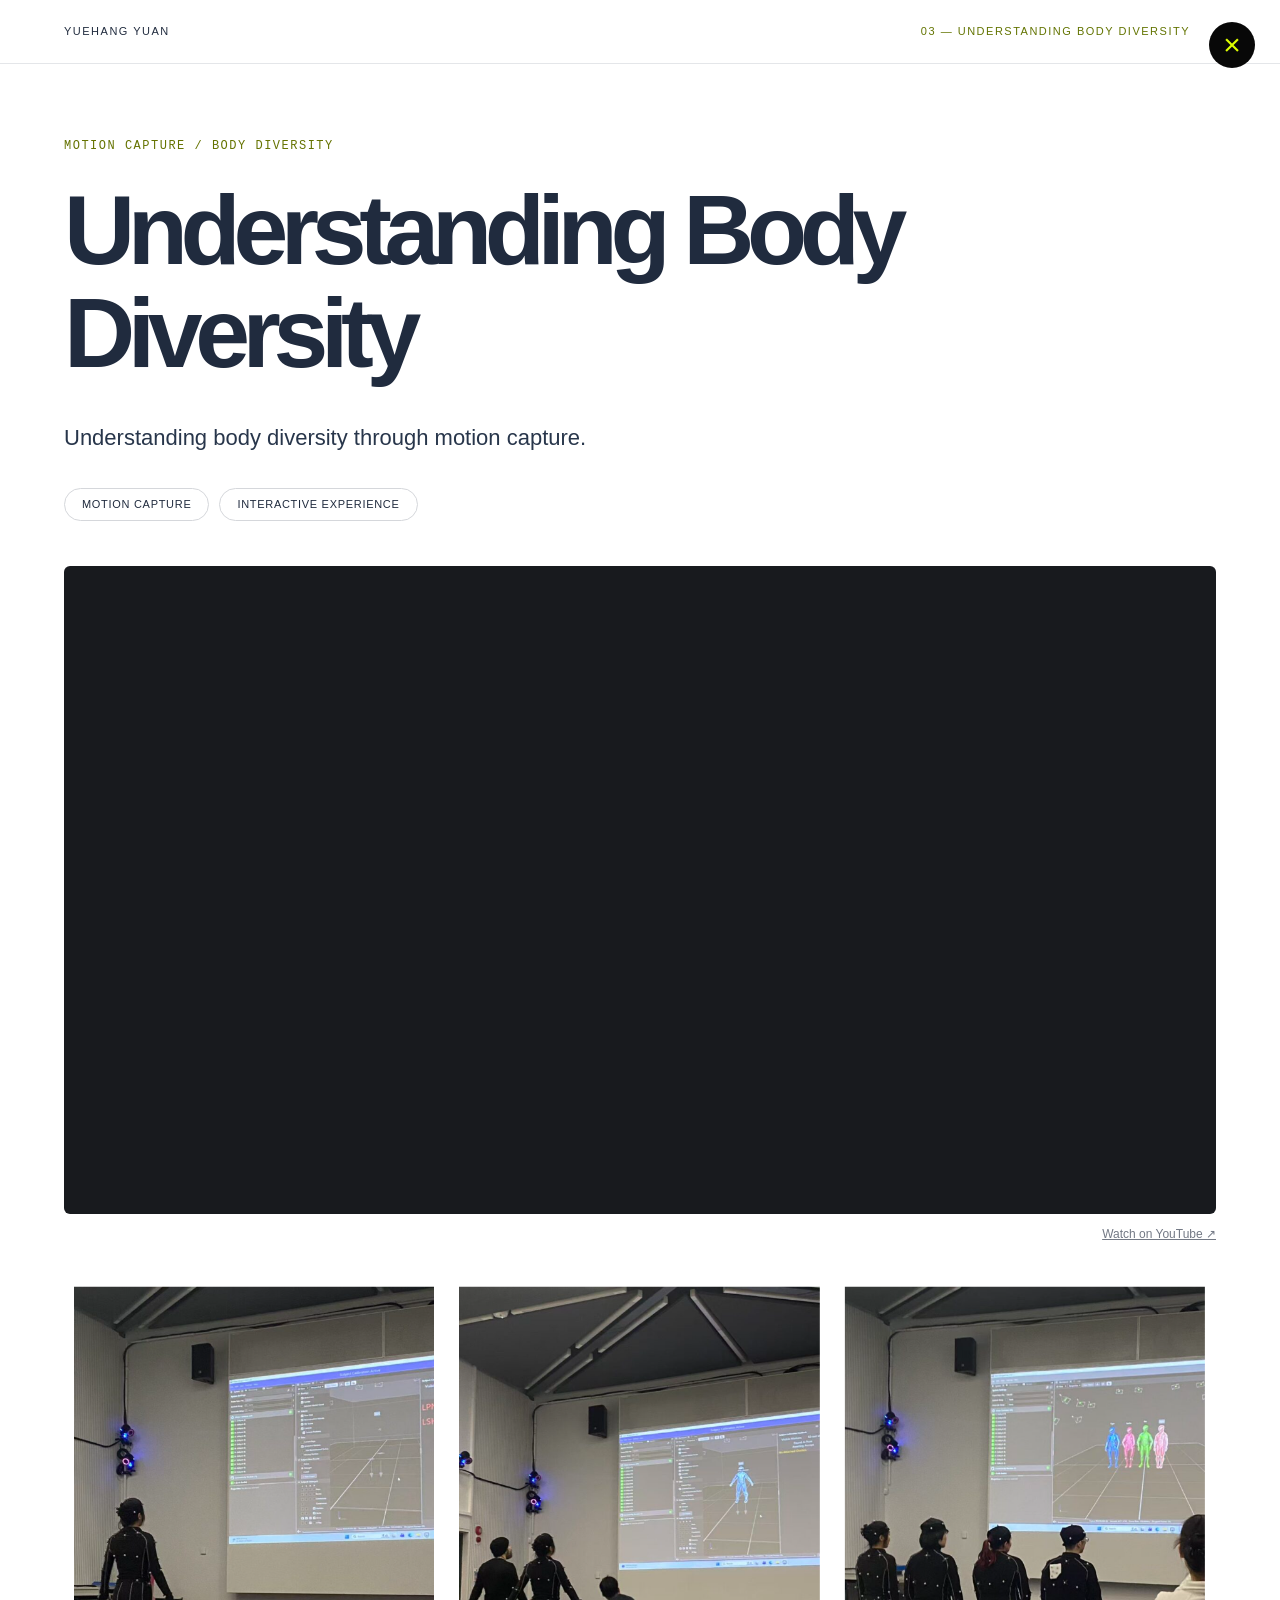
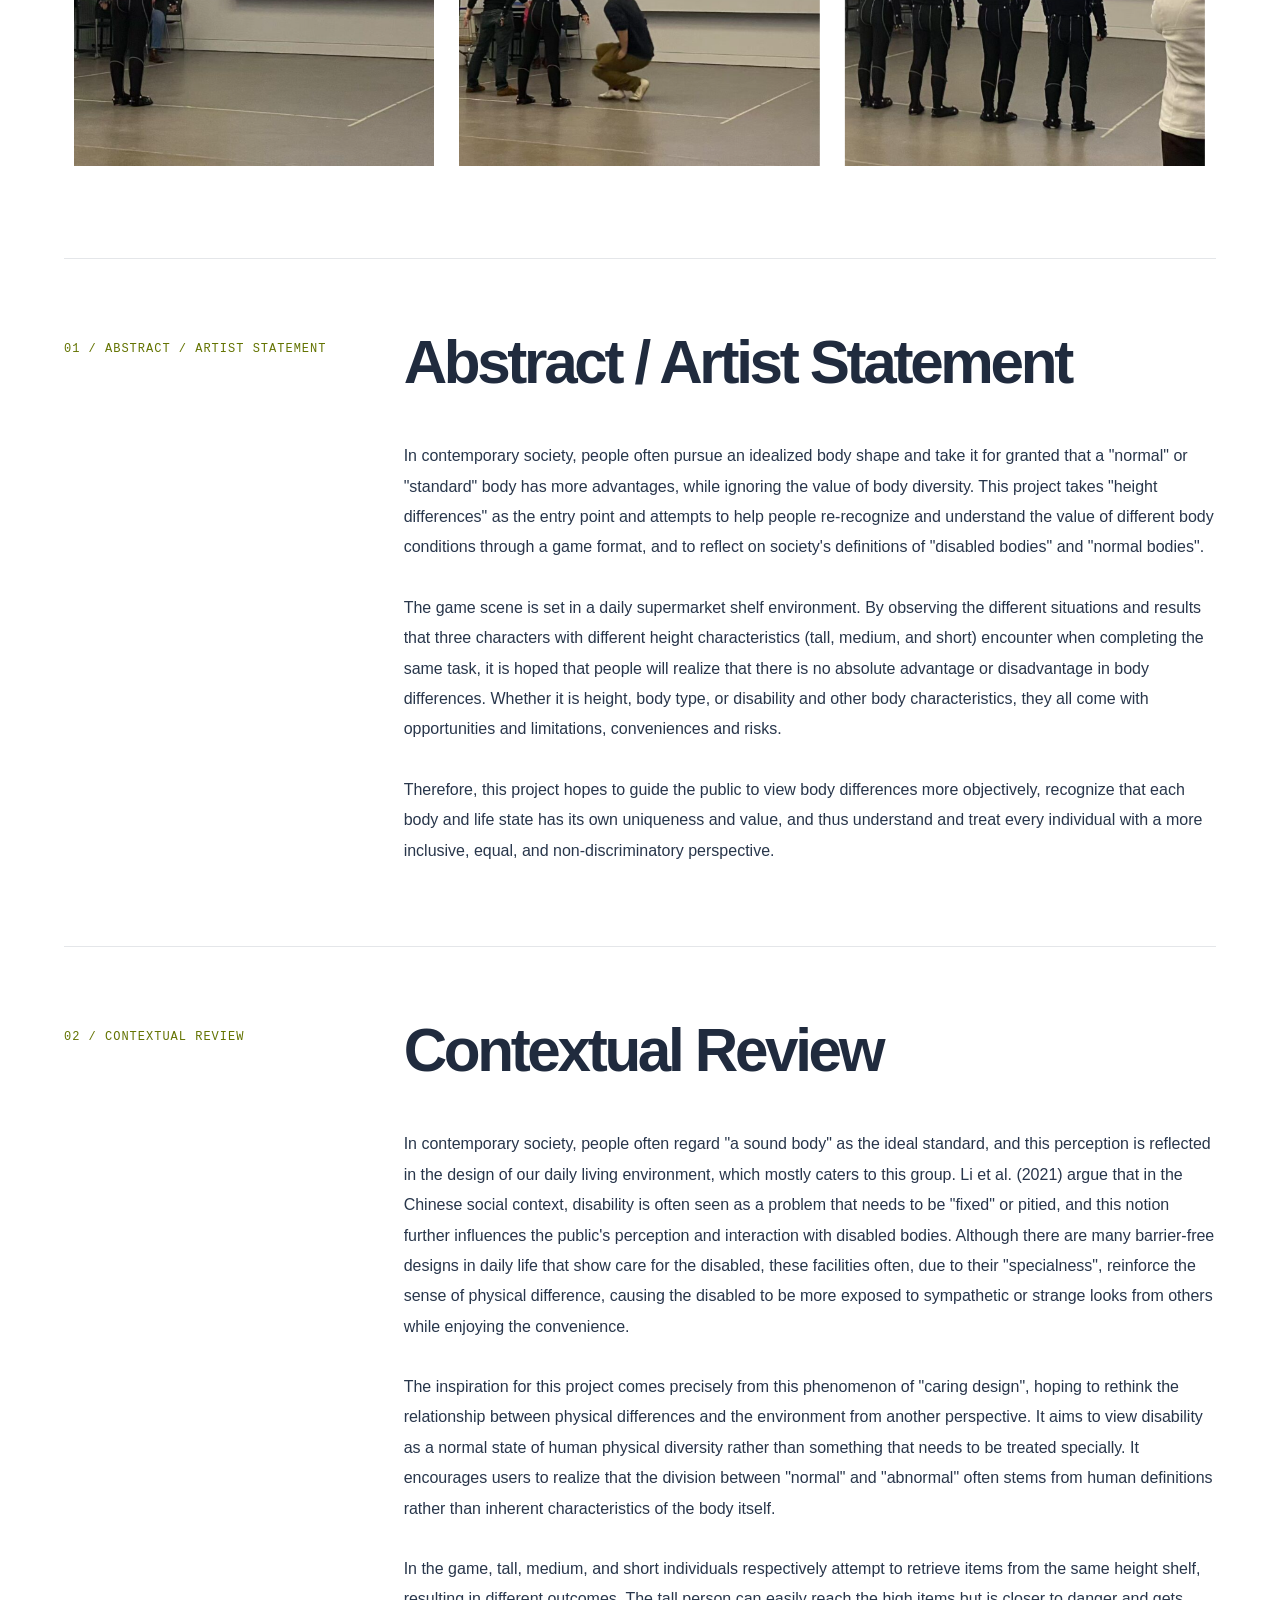
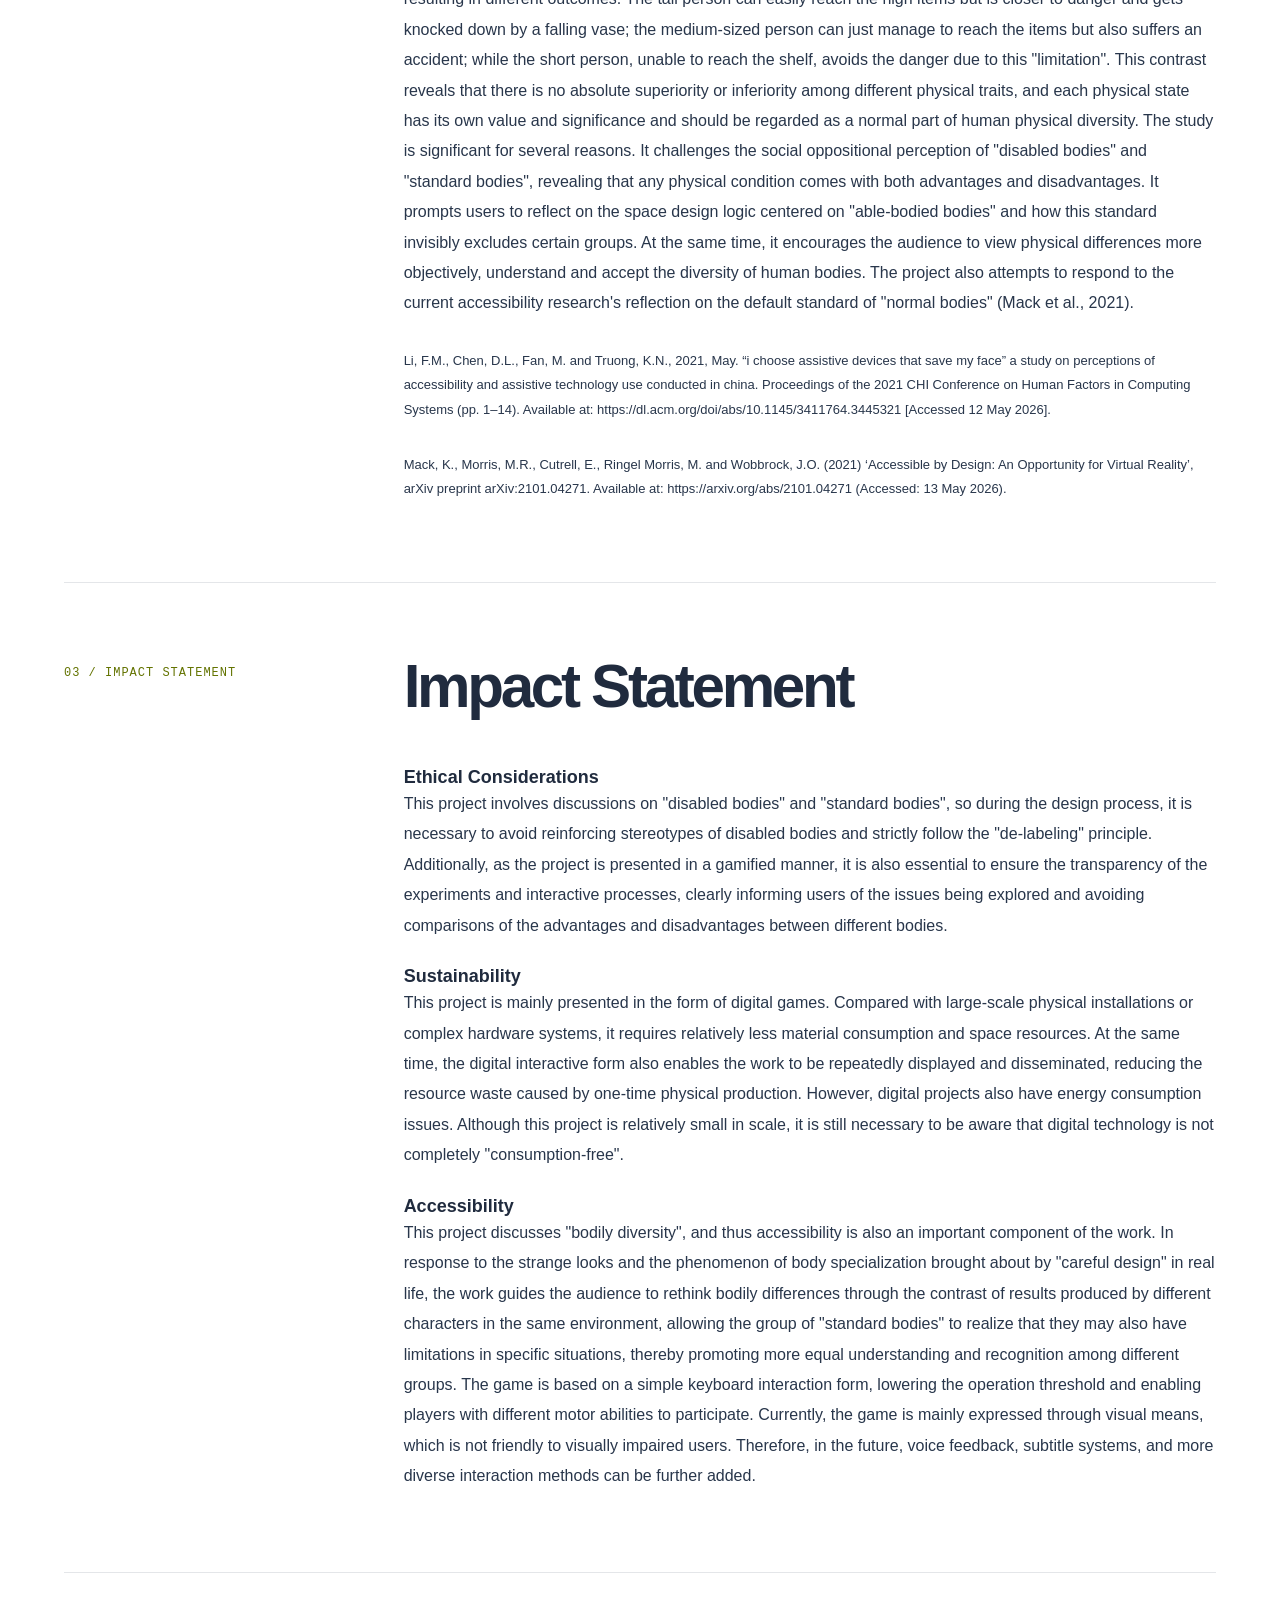
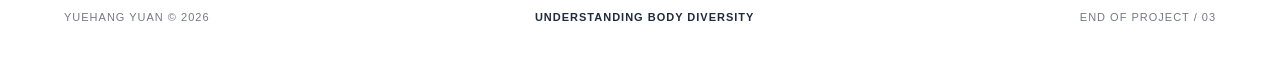
<file: understanding-body-diversity.html>
<!doctype html><html lang="en"><head><meta charset="utf-8"><meta name="viewport" content="width=device-width, initial-scale=1"><meta name="theme-color" content="#ffffff"><title>Understanding Body Diversity — Yuehang Yuan</title><style>
:root {
  --bg: #ffffff;
  --ink: #202b3e;
  --body: #28364b;
  --muted: #737985;
  --line: #e4e6e9;
  --accent: #dfff00;
}

* { box-sizing: border-box; }

html { scroll-behavior: smooth; }

body {
  margin: 0;
  background: var(--bg);
  color: var(--body);
  font-family: Arial, Helvetica, sans-serif;
  -webkit-font-smoothing: antialiased;
  line-height: 1.75;
}

button { font: inherit; }

.close-project {
  position: fixed;
  top: 22px;
  right: 25px;
  z-index: 99999;
  width: 46px;
  height: 46px;
  display: flex;
  align-items: center;
  justify-content: center;
  border: 0;
  border-radius: 50%;
  background: #080808;
  color: var(--accent);
  font-size: 30px;
  line-height: 1;
  cursor: pointer;
  transition: transform .2s, background .2s;
}

.close-project:hover {
  transform: rotate(90deg);
  background: var(--ink);
}

.topbar {
  min-height: 64px;
  padding: 18px 5%;
  display: flex;
  justify-content: space-between;
  align-items: center;
  gap: 20px;
  border-bottom: 1px solid var(--line);
  color: var(--ink);
  font-size: 11px;
  letter-spacing: 1.5px;
  text-transform: uppercase;
}

.topbar .accent { color: #637400; }

main {
  width: 100%;
  max-width: 1600px;
  margin: 0 auto;
  padding: 0 5%;
}

/* PROJECT TITLE */
.hero { padding: 72px 0 45px; }

.kicker {
  margin-bottom: 22px;
  color: #657300;
  font-family: "Courier New", monospace;
  font-size: 12px;
  letter-spacing: 1.5px;
  text-transform: uppercase;
}

h1 {
  width: 100%;
  margin: 0;
  color: var(--ink);
  font-family: Arial, Helvetica, sans-serif;
  font-size: clamp(44px, 8.2vw, 124px);
  font-weight: 700;
  line-height: 1.05;
  letter-spacing: -.075em;
  white-space: nowrap;
}

.intro {
  max-width: 1000px;
  margin: 32px 0 0;
  font-size: clamp(17px, 1.8vw, 22px);
  line-height: 1.8;
  color: var(--body);
}

.meta {
  display: flex;
  flex-wrap: wrap;
  gap: 10px;
  margin-top: 30px;
}

.meta span {
  display: inline-block;
  padding: 6px 17px;
  border: 1px solid #d5d7db;
  border-radius: 30px;
  color: var(--ink);
  font-size: 11px;
  letter-spacing: .7px;
}

/* THREE GAME IMAGES */
.screenshots {
  display: grid;
  grid-template-columns: repeat(3, minmax(0, 1fr));
  gap: 16px;
  margin: 35px 0 100px;
}

.screenshots figure {
  min-width: 0;
  margin: 0;
}

.screenshots img {
  display: block;
  width: 100%;
  aspect-ratio: 16 / 10;
  object-fit: cover;
  background: #f1f1f1;
}

.screenshots figcaption {
  margin-top: 12px;
  color: var(--muted);
  font-size: 12px;
  line-height: 1.5;
}

/* CONTENT SECTIONS */
.section {
  padding: 70px 0 80px;
  border-top: 1px solid var(--line);
}

.section-heading {
  display: grid;
  grid-template-columns: minmax(200px, .75fr) 2fr;
  gap: 35px;
  margin-bottom: 40px;
  align-items: start;
}

.section-number {
  padding-top: 10px;
  color: #637300;
  font-family: "Courier New", monospace;
  font-size: 12px;
  letter-spacing: 1px;
  text-transform: uppercase;
}

h2 {
  margin: 0;
  color: var(--ink);
  font-family: Arial, Helvetica, sans-serif;
  font-size: clamp(32px, 4.7vw, 65px);
  font-weight: 700;
  line-height: 1.12;
  letter-spacing: -.055em;
}

.copy {
  max-width: 1000px;
  margin-left: auto;
}

.copy p {
  margin: 0 0 27px;
  color: var(--body);
  font-size: 16px;
  line-height: 1.9;
}

.copy p:last-child { margin-bottom: 0; }

.copy strong {
  color: var(--ink);
  font-weight: 700;
}

h3 {
  margin: 42px 0 15px;
  color: var(--ink);
  font-size: clamp(21px, 2.5vw, 30px);
  font-weight: 700;
  line-height: 1.3;
  letter-spacing: -.035em;
}

.copy h3:first-child { margin-top: 0; }

.highlight {
  background: var(--accent);
  padding: 1px 4px;
}

/* RESEARCH QUESTIONS */
.question {
  margin: 0 0 16px;
  padding: 25px 28px;
  border-left: 3px solid var(--accent);
  background: #f7f8f4;
  color: var(--ink);
  font-size: clamp(17px, 2vw, 22px);
  line-height: 1.75;
}

.question:last-child { margin-bottom: 0; }

/* STORYBOARD */
.storyboard { margin-top: 45px; }

.storyboard figure { margin: 0; }

.storyboard img {
  display: block;
  width: 100%;
  height: auto;
  background: #f5f5f5;
}

.storyboard figcaption {
  margin-top: 12px;
  color: var(--muted);
  font-size: 12px;
}

/* REFERENCES */
.reference-list {
  margin: 0;
  padding-left: 25px;
}

.reference-list li {
  padding-left: 8px;
  margin-bottom: 22px;
  color: var(--body);
  font-size: 14px;
  line-height: 1.85;
  overflow-wrap: anywhere;
}

.reference-list li:last-child { margin-bottom: 0; }

.reference-list a {
  color: var(--ink);
  text-decoration: underline;
  text-decoration-color: #aab0b9;
  text-underline-offset: 3px;
}

.reference-list a:hover {
  background: var(--accent);
  text-decoration-color: var(--ink);
}

/* FOOTER */
.end {
  padding: 35px 0 45px;
  display: flex;
  justify-content: space-between;
  align-items: center;
  gap: 20px;
  border-top: 1px solid var(--line);
  color: var(--muted);
  font-size: 11px;
  letter-spacing: 1px;
}

.end strong {
  color: var(--ink);
  font-weight: 700;
}

/* RESPONSIVE */
@media (max-width: 900px) {
  .section-heading {
    grid-template-columns: 1fr;
    gap: 12px;
  }

  .copy { margin-left: 0; }

  h1 { font-size: clamp(42px, 8vw, 72px); }
}

@media (max-width: 650px) {
  .topbar {
    padding-right: 75px;
    font-size: 9px;
  }

  main { padding: 0 6%; }

  .hero { padding-top: 60px; }

  h1 {
    font-size: clamp(35px, 8.5vw, 54px);
    letter-spacing: -.065em;
  }

  .screenshots {
    grid-template-columns: 1fr;
    gap: 28px;
    margin-bottom: 65px;
  }

  .screenshots img { aspect-ratio: 16 / 10; }

  .section { padding: 48px 0 55px; }

  .copy p { font-size: 15px; }

  .question { padding: 20px; }

  .end {
    align-items: flex-start;
    flex-direction: column;
  }

  .close-project {
    top: 12px;
    right: 12px;
    width: 42px;
    height: 42px;
    font-size: 28px;
  }
}

@media (max-width: 390px) {
  h1 { font-size: 32px; }
  .meta span { font-size: 10px; }
}

h1 { white-space: normal; font-size: clamp(44px, 7.7vw, 118px); }
.close-project { text-decoration:none; }
.topbar { padding-right:90px; }
.video { aspect-ratio:16/9; background:#181a1e; border-radius:6px; overflow:hidden; }
.video iframe { display:block; width:100%; height:100%; border:0; }
.video-link { margin:10px 0 36px; text-align:right; font-size:12px; }
.video-link a { color:var(--muted); }
.networks { display:grid; grid-template-columns:repeat(2,minmax(0,1fr)); gap:36px; margin:0 0 80px; }
.networks figure { margin:0; min-width:0; }
.networks img { display:block; width:100%; aspect-ratio:2.2 / 1; height:auto; object-fit:cover; object-position:center; border-radius:6px; }
.networks a { display:block; }
.networks figcaption { margin-top:18px; color:var(--ink); font-size:clamp(30px,3.8vw,56px); font-weight:700; line-height:1.15; letter-spacing:-.045em; }
.mask-section { display:grid; grid-template-columns:minmax(160px,.75fr) 2fr; gap:35px; border-top:1px solid var(--line); padding:70px 0 80px; }
.mask-section h2 { font-size:clamp(32px,4.7vw,65px); line-height:1.12; letter-spacing:-.055em; margin:0 0 45px; }
.mask-section .section-number { padding-top:10px; }
.mask-main { min-width:0; }
.mask-copy { min-width:0; font-size:16px; line-height:1.9; }
.mask-copy p { margin:0; }
.mask-copy h3 { margin:24px 0 0; font-size:18px; letter-spacing:0; }
.mask-copy h3:first-child { margin-top:0; }
.mask-copy ul { list-style:none; padding:0; margin:0; }
.mask-copy li { padding-left:14px; position:relative; }
.mask-copy li::before { content:'-'; position:absolute; left:0; }
@media(max-width:700px) { .hero { padding:55px 0 32px; } .networks { gap:24px; grid-template-columns:1fr; margin-bottom:45px; } .mask-section { grid-template-columns:1fr; gap:22px; padding:36px 0; } .mask-section h2 { margin-bottom:24px; } .topbar { font-size:9px; } .close-project { width:38px; height:38px; top:13px; right:15px; } }
.project-photo { margin:0 0 80px; }
.project-photo img { display:block; width:100%; height:auto; border-radius:6px; }
.mask-copy p + p { margin-top:30px; }
.mask-copy .reference { font-size:13px; margin-top:30px; overflow-wrap:anywhere; }
</style></head><body>
<a class="close-project" href="index.html#portfolio" aria-label="Close project and return to portfolio">×</a>
<header class="topbar"><span>YUEHANG YUAN</span><span class="accent">03 — Understanding Body Diversity</span></header>
<main><section class="hero"><div class="kicker">MOTION CAPTURE / BODY DIVERSITY</div><h1>Understanding Body Diversity</h1><p class="intro">Understanding body diversity through motion capture.</p><div class="meta"><span>MOTION CAPTURE</span><span>INTERACTIVE EXPERIENCE</span></div></section>
<div class="video"><iframe src="https://www.youtube.com/embed/5GwAulB-_vU" title="Understanding Body Diversity — project video" allow="accelerometer; autoplay; clipboard-write; encrypted-media; gyroscope; picture-in-picture; web-share" referrerpolicy="strict-origin-when-cross-origin" allowfullscreen></iframe></div><p class="video-link"><a href="https://youtu.be/5GwAulB-_vU" target="_blank" rel="noopener noreferrer">Watch on YouTube ↗</a></p>
<figure class="project-photo"><img src="assets/body-diversity-process.png" width="1840" height="794" alt="Three photographs of participants in motion capture suits and their projected avatars"></figure>
<section class="mask-section"><div class="section-number">01 / ABSTRACT / ARTIST STATEMENT</div><div class="mask-main"><h2>Abstract / Artist Statement</h2><div class="mask-copy"><p class="">In contemporary society, people often pursue an idealized body shape and take it for granted that a &quot;normal&quot; or &quot;standard&quot; body has more advantages, while ignoring the value of body diversity. This project takes &quot;height differences&quot; as the entry point and attempts to help people re-recognize and understand the value of different body conditions through a game format, and to reflect on society&#x27;s definitions of &quot;disabled bodies&quot; and &quot;normal bodies&quot;.</p><p class="">The game scene is set in a daily supermarket shelf environment. By observing the different situations and results that three characters with different height characteristics (tall, medium, and short) encounter when completing the same task, it is hoped that people will realize that there is no absolute advantage or disadvantage in body differences. Whether it is height, body type, or disability and other body characteristics, they all come with opportunities and limitations, conveniences and risks.</p><p class="">Therefore, this project hopes to guide the public to view body differences more objectively, recognize that each body and life state has its own uniqueness and value, and thus understand and treat every individual with a more inclusive, equal, and non-discriminatory perspective.</p></div></div></section><section class="mask-section"><div class="section-number">02 / CONTEXTUAL REVIEW</div><div class="mask-main"><h2>Contextual Review</h2><div class="mask-copy"><p class="">In contemporary society, people often regard &quot;a sound body&quot; as the ideal standard, and this perception is reflected in the design of our daily living environment, which mostly caters to this group. Li et al. (2021) argue that in the Chinese social context, disability is often seen as a problem that needs to be &quot;fixed&quot; or pitied, and this notion further influences the public&#x27;s perception and interaction with disabled bodies. Although there are many barrier-free designs in daily life that show care for the disabled, these facilities often, due to their &quot;specialness&quot;, reinforce the sense of physical difference, causing the disabled to be more exposed to sympathetic or strange looks from others while enjoying the convenience.</p><p class="">The inspiration for this project comes precisely from this phenomenon of &quot;caring design&quot;, hoping to rethink the relationship between physical differences and the environment from another perspective. It aims to view disability as a normal state of human physical diversity rather than something that needs to be treated specially. It encourages users to realize that the division between &quot;normal&quot; and &quot;abnormal&quot; often stems from human definitions rather than inherent characteristics of the body itself.</p><p class="">In the game, tall, medium, and short individuals respectively attempt to retrieve items from the same height shelf, resulting in different outcomes. The tall person can easily reach the high items but is closer to danger and gets knocked down by a falling vase; the medium-sized person can just manage to reach the items but also suffers an accident; while the short person, unable to reach the shelf, avoids the danger due to this &quot;limitation&quot;. This contrast reveals that there is no absolute superiority or inferiority among different physical traits, and each physical state has its own value and significance and should be regarded as a normal part of human physical diversity. The study is significant for several reasons. It challenges the social oppositional perception of &quot;disabled bodies&quot; and &quot;standard bodies&quot;, revealing that any physical condition comes with both advantages and disadvantages. It prompts users to reflect on the space design logic centered on &quot;able-bodied bodies&quot; and how this standard invisibly excludes certain groups. At the same time, it encourages the audience to view physical differences more objectively, understand and accept the diversity of human bodies. The project also attempts to respond to the current accessibility research&#x27;s reflection on the default standard of &quot;normal bodies&quot; (Mack et al., 2021).</p><p class="reference">Li, F.M., Chen, D.L., Fan, M. and Truong, K.N., 2021, May. “i choose assistive devices that save my face” a study on perceptions of accessibility and assistive technology use conducted in china. Proceedings of the 2021 CHI Conference on Human Factors in Computing Systems (pp. 1–14). Available at: https://dl.acm.org/doi/abs/10.1145/3411764.3445321 [Accessed 12 May 2026].</p><p class="reference">Mack, K., Morris, M.R., Cutrell, E., Ringel Morris, M. and Wobbrock, J.O. (2021) ‘Accessible by Design: An Opportunity for Virtual Reality’, arXiv preprint arXiv:2101.04271. Available at: https://arxiv.org/abs/2101.04271 (Accessed: 13 May 2026).</p></div></div></section><section class="mask-section"><div class="section-number">03 / IMPACT STATEMENT</div><div class="mask-main"><h2>Impact Statement</h2><div class="mask-copy"><h3>Ethical Considerations</h3><p>This project involves discussions on &quot;disabled bodies&quot; and &quot;standard bodies&quot;, so during the design process, it is necessary to avoid reinforcing stereotypes of disabled bodies and strictly follow the &quot;de-labeling&quot; principle. Additionally, as the project is presented in a gamified manner, it is also essential to ensure the transparency of the experiments and interactive processes, clearly informing users of the issues being explored and avoiding comparisons of the advantages and disadvantages between different bodies.</p><h3>Sustainability</h3><p>This project is mainly presented in the form of digital games. Compared with large-scale physical installations or complex hardware systems, it requires relatively less material consumption and space resources. At the same time, the digital interactive form also enables the work to be repeatedly displayed and disseminated, reducing the resource waste caused by one-time physical production. However, digital projects also have energy consumption issues. Although this project is relatively small in scale, it is still necessary to be aware that digital technology is not completely &quot;consumption-free&quot;.</p><h3>Accessibility</h3><p>This project discusses &quot;bodily diversity&quot;, and thus accessibility is also an important component of the work. In response to the strange looks and the phenomenon of body specialization brought about by &quot;careful design&quot; in real life, the work guides the audience to rethink bodily differences through the contrast of results produced by different characters in the same environment, allowing the group of &quot;standard bodies&quot; to realize that they may also have limitations in specific situations, thereby promoting more equal understanding and recognition among different groups. The game is based on a simple keyboard interaction form, lowering the operation threshold and enabling players with different motor abilities to participate. Currently, the game is mainly expressed through visual means, which is not friendly to visually impaired users. Therefore, in the future, voice feedback, subtitle systems, and more diverse interaction methods can be further added.</p></div></div></section><footer class="end"><span>YUEHANG YUAN © 2026</span><strong>UNDERSTANDING BODY DIVERSITY</strong><span>END OF PROJECT / 03</span></footer></main></body></html>
</file>
<file: styles.css>
@import url('https://fonts.googleapis.com/css2?family=DM+Mono:wght@400;500&family=Manrope:wght@400;500;600;700;800&display=swap');

:root {
  --acid: #dfff00;
  --ink: #080808;
  --paper: #f2f2ef;
  --mono: 'DM Mono', monospace;
  --sans: 'Manrope', Arial, sans-serif;
}

* {
  box-sizing: border-box;
}

html {
  scroll-behavior: smooth;
}

body {
  margin: 0;
  background: var(--ink);
  color: var(--ink);
  font-family: var(--sans);
  -webkit-font-smoothing: antialiased;
}

a {
  color: inherit;
  text-decoration: none;
}

.section-screen {
  min-height: 100vh;
  min-height: 100svh;
  position: relative;
}

/* HERO */

.hero {
  position: relative;
  isolation: isolate;
  overflow: hidden;
  min-height: 100vh;
  min-height: 100svh;
  display: flex;
  align-items: center;
  padding: 90px 7.2% 80px;
  background: #888;
  color: white;
}

.hero-photo {
  position: absolute;
  z-index: -2;
  inset: 0;
  background:
    url('assets/portrait-grayscale.jpg')
    center 43% / cover no-repeat;
  filter: grayscale(1);
  opacity: .8;
}

.hero-shade {
  position: absolute;
  z-index: -1;
  inset: 0;
  background:
    linear-gradient(
      90deg,
      rgba(0, 0, 0, .58),
      rgba(0, 0, 0, .14) 65%,
      rgba(0, 0, 0, .25)
    ),
    linear-gradient(
      0deg,
      rgba(0, 0, 0, .28),
      transparent 45%
    );
}

.hero-copy {
  position: relative;
  z-index: 3;
  width: 54%;
  max-width: 700px;
  pointer-events: none;
}

.hero h1 {
  margin: 0 0 26px;
  font-size: clamp(68px, 10vw, 150px);
  line-height: .82;
  letter-spacing: -.095em;
  font-weight: 600;
}

.hero h1 span {
  color: var(--acid);
}

.welcome-strip {
  display: flex;
  align-items: center;
  justify-content: space-between;
  width: min(420px, 100%);
  padding: 13px 16px;
  background: var(--acid);
  color: var(--ink);
  font-size: 11px;
  font-weight: 800;
  letter-spacing: .04em;
}

.strip-arrow {
  font-size: 20px;
}

.hero-description {
  max-width: 340px;
  margin-top: 20px;
  font-size: clamp(13px, 1.4vw, 17px);
  line-height: 1.6;
}

/* INTERACTIVE CIRCLES */

.morph-stage {
  position: absolute;
  inset: 0;
  z-index: 4;
  width: 100%;
  height: 100%;
  overflow: hidden;
  pointer-events: none;
}

#morphCanvas {
  display: block;
  width: 100%;
  height: 100%;
  pointer-events: none;
  opacity: 1;
}

/* SCROLL ANIMATION */

.scroll-cue {
  position: absolute;
  z-index: 6;
  bottom: 22px;
  left: 50%;
  transform: translateX(-50%);
  width: 300px;
  height: 120px;
  display: grid;
  place-items: center;
  cursor: pointer;
}

.arrow-animation {
  position: relative;
  display: block;
  width: 300px;
  height: 110px;
  --stroke: 12px;
  --arrow-width: 142px;
  --arrow-height: 40px;
  --arrow-gap: 2px;
}

.chevrons {
  position: absolute;
  left: 50%;
  top: 42%;
  display: flex;
  flex-direction: column;
  align-items: center;
  gap: var(--arrow-gap);
  transform: translate(-50%, -50%);
  animation: arrowCycle 3.6s ease-in-out infinite;
}

.chevron {
  position: relative;
  display: block;
  width: var(--arrow-width);
  height: var(--arrow-height);
  flex: 0 0 var(--arrow-height);
}

.chevron::before {
  content: "";
  position: absolute;
  inset: 0;
  background: var(--acid);
  clip-path: polygon(
    0% 0%,
    50% 65%,
    100% 0%,
    100% 34%,
    50% 100%,
    0% 34%
  );
}

.chevron::after {
  content: none;
}

.spark {
  position: absolute;
  left: 50%;
  top: 42%;
  width: var(--stroke);
  height: var(--stroke);
  margin: calc(var(--stroke) / -2);
  background: var(--acid);
  border-radius: 50%;
  opacity: 0;
  animation: sparkCycle 3.6s ease-in-out infinite;
}

.spark-1 {
  --sx: -71px;
  --sy: -41px;
  --dx: -115px;
  --dy: -56px;
}

.spark-2 {
  --sx: 71px;
  --sy: -41px;
  --dx: 115px;
  --dy: -56px;
}

.spark-3 {
  --sx: -71px;
  --sy: 1px;
  --dx: -115px;
  --dy: -14px;
}

.spark-4 {
  --sx: 71px;
  --sy: 1px;
  --dx: 115px;
  --dy: -14px;
}

@keyframes arrowCycle {
  0%, 23% {
    opacity: 1;
    transform: translate(-50%, -50%) scale(1);
  }

  35% {
    opacity: 1;
    transform: translate(-50%, -50%) scale(1.08);
  }

  48%, 73% {
    opacity: 0;
    transform: translate(-50%, -50%) scale(.72);
  }

  87%, 100% {
    opacity: 1;
    transform: translate(-50%, -50%) scale(1);
  }
}

@keyframes sparkCycle {
  0%, 33% {
    opacity: 0;
    transform:
      translate(var(--sx), var(--sy))
      scale(.2);
  }

  39% {
    opacity: 1;
    transform:
      translate(
        calc(var(--sx) * .85 + var(--dx) * .15),
        calc(var(--sy) * .85 + var(--dy) * .15)
      )
      scale(1);
  }

  47% {
    opacity: .45;
    transform:
      translate(
        calc(var(--sx) * .55 + var(--dx) * .45),
        calc(var(--sy) * .55 + var(--dy) * .45)
      )
      scale(.75);
  }

  57% {
    opacity: 1;
    transform:
      translate(
        calc(var(--sx) * .2 + var(--dx) * .8),
        calc(var(--sy) * .2 + var(--dy) * .8)
      )
      scale(1);
  }

  70%, 100% {
    opacity: 0;
    transform:
      translate(var(--dx), var(--dy))
      scale(.1);
  }
}

.hero-index {
  position: absolute;
  z-index: 5;
  bottom: 32px;
  right: 7.2%;
  font: 10px var(--mono);
}

.hero-index span {
  color: var(--acid);
  margin: 0 5px;
}

/* NAVIGATION */

.site-header {
  position: sticky;
  top: 0;
  z-index: 30;
  width: 100%;
  min-height: 72px;
  padding: 12px clamp(20px, 5.2vw, 78px);
  display: grid;
  grid-template-columns: 1fr auto 1fr;
  align-items: center;
  gap: 18px;
  background: var(--acid);
  color: var(--ink);
  border: none;
  border-radius: 0;
  box-shadow: none;
}

.wordmark {
  display: flex;
  align-items: center;
  gap: 10px;
  font-size: 12px;
  font-weight: 800;
  white-space: nowrap;
}

.mark {
  width: 12px;
  height: 12px;
  background: black;
  border-radius: 50%;
}

.site-header nav {
  display: flex;
  align-items: center;
  justify-content: center;
  gap: 5px;
}

.site-header nav a {
  padding: 10px 13px;
  border: 1px solid transparent;
  font-size: 12px;
  font-weight: 700;
  white-space: nowrap;
  transition: border-color .2s;
}

.site-header nav a:hover,
.site-header nav a.active {
  border-color: black;
}

.header-cta {
  justify-self: end;
  padding: 10px 13px;
  border: 1px solid black;
  border-radius: 7px;
  font-size: 12px;
  font-weight: 700;
  white-space: nowrap;
}

.header-cta span {
  margin-left: 12px;
}

/* ABOUT */

.about-section {
  min-height: 85vh;
  background: var(--paper);
  padding: 60px 7.2% 40px;
  display: flex;
  flex-direction: column;
  justify-content: space-between;
  scroll-margin-top: 72px;
}

.section-kicker {
  margin: 0;
  color: #555;
  font: 10px var(--mono);
  letter-spacing: .08em;
}

.about-section .section-kicker {
  display: flex;
  justify-content: space-between;
  gap: 20px;
}

.about-grid {
  display: grid;
  grid-template-columns: 1.2fr 1fr;
  gap: 8%;
  align-items: center;
  padding: 55px 0;
}

.about-grid h2,
.portfolio-heading h2 {
  margin: 0;
  font-size: clamp(46px, 7vw, 100px);
  line-height: .93;
  letter-spacing: -.08em;
  font-weight: 600;
}

.about-grid h2 em,
.portfolio-heading h2 em {
  font-family: Georgia, serif;
  font-weight: 400;
}

.about-copy {
  max-width: 500px;
  font-size: 14px;
  line-height: 1.8;
}

.about-copy p {
  margin: 0 0 16px;
}

.about-tags {
  display: flex;
  flex-wrap: wrap;
  gap: 7px;
  margin-top: 25px;
}

.about-tags span {
  border: 1px solid #888;
  border-radius: 100px;
  padding: 6px 9px;
  font: 9px var(--mono);
}

.about-bottom {
  border-top: 1px solid #bbb;
  padding-top: 16px;
  display: flex;
  justify-content: space-between;
  gap: 20px;
  font: 9px var(--mono);
}

.about-bottom a span {
  color: #718000;
  font-size: 16px;
  margin-left: 10px;
}

/* PORTFOLIO */

.portfolio-section {
  min-height: 100vh;
  background: #050505;
  color: white;
  padding: 60px 5.2% 22px;
  display: flex;
  flex-direction: column;
  scroll-margin-top: 72px;
}

.portfolio-heading {
  display: flex;
  justify-content: space-between;
  align-items: flex-start;
  margin-bottom: 30px;
}

.portfolio-heading .section-kicker {
  color: var(--acid);
  margin-bottom: 15px;
}

.portfolio-hint {
  font: 9px var(--mono);
  line-height: 1.7;
  color: #aaa;
}

.project-grid {
  display: grid;
  grid-template-columns: repeat(4, minmax(0, 1fr));
  min-height: 470px;
  flex: 1;
  border: 1px solid white;
}

.project-card {
  position: relative;
  overflow: hidden;
  min-width: 0;
  min-height: 450px;
  background: var(--paper);
  color: #111;
  padding: 18px 18px 20px;
  display: flex;
  flex-direction: column;
  justify-content: space-between;
  transition: color .35s, background .35s;
}

.project-card + .project-card {
  border-left: 1px solid #111;
}

/* PROJECT IMAGE: KEEP INSIDE CARD */

.project-image {
  position: absolute;
  inset: 0;
  z-index: 0;
  opacity: 0;
  overflow: hidden;
  pointer-events: none;
  transition: opacity .4s;
}

.project-card:hover {
  color: white;
  background: #222;
}

.project-card:hover .project-image {
  opacity: 1;
}

.project-card::after {
  content: "";
  position: absolute;
  z-index: 1;
  inset: 0;
  background: linear-gradient(
    180deg,
    transparent 15%,
    rgba(0, 0, 0, .65)
  );
  opacity: 0;
  pointer-events: none;
  transition: opacity .4s;
}

.project-card:hover::after {
  opacity: 1;
}

.project-number,
.project-tag,
.project-bottom {
  position: relative;
  z-index: 2;
}

.project-number {
  font-size: clamp(70px, 10vw, 150px);
  letter-spacing: -.1em;
  line-height: 1;
}

.project-tag {
  align-self: flex-start;
  border: 1px solid currentColor;
  border-radius: 30px;
  padding: 3px 8px;
  font: 9px var(--mono);
}

.project-bottom {
  display: flex;
  justify-content: space-between;
  align-items: end;
  gap: 8px;
}

.project-bottom > div {
  min-width: 0;
}

.project-bottom h3 {
  margin: 0 0 9px;
  font-size: clamp(18px, 2vw, 28px);
  font-weight: 500;
  line-height: 1.04;
  letter-spacing: -.055em;
}

.project-bottom p {
  font-size: 10px;
  line-height: 1.4;
  margin: 0;
  max-width: 180px;
}

.project-arrow {
  flex: 0 0 30px;
  width: 30px;
  height: 30px;
  display: grid;
  place-items: center;
  border-radius: 50%;
  background: #111;
  color: white;
  font-size: 18px;
}

.project-card:hover .project-arrow {
  background: var(--acid);
  color: black;
}

/* PROJECT 01: BEAT THE CLOCK IMAGE */

.image-city {
  background-image: url("assets/beat-the-clock.png");
  background-position: center center;
  background-size: cover;
  background-repeat: no-repeat;
}

/* PROJECT 02: ATTENTION PROTOTYPE */

.image-gaze {
  background: linear-gradient(135deg, #ddd, #555);
}

.gaze-ring {
  position: absolute;
  border: 2px solid var(--acid);
  border-radius: 50%;
  transform: translate(-50%, -50%);
  left: 50%;
  top: 48%;
}

.ring-one {
  width: 40%;
  aspect-ratio: 1;
}

.ring-two {
  width: 65%;
  aspect-ratio: 1;
  opacity: .6;
}

.ring-three {
  width: 90%;
  aspect-ratio: 1;
  opacity: .3;
}

.gaze-cross {
  position: absolute;
  width: 28px;
  height: 28px;
  left: calc(50% - 14px);
  top: calc(48% - 14px);
  border: 2px solid #111;
  border-radius: 50%;
}

/* PROJECT 03: PRODUCT DESIGN */

.image-product {
  background: linear-gradient(140deg, #eee, #999, #ddd);
}

.product-shadow {
  position: absolute;
  bottom: 24%;
  left: 20%;
  width: 60%;
  height: 16%;
  background: #3335;
  filter: blur(12px);
  border-radius: 50%;
}

.product-object {
  position: absolute;
  width: 36%;
  height: 48%;
  left: 33%;
  top: 22%;
  border-radius: 45% 45% 20% 20%;
  background: linear-gradient(100deg, #242424, #777, #222, #aaa);
  transform: rotate(-8deg);
}

.product-base {
  position: absolute;
  bottom: 22%;
  left: 23%;
  width: 55%;
  height: 10%;
  background: #333;
  border-radius: 50%;
}

/* PROJECT 04: CREATIVE TECHNOLOGY */

.image-media {
  background: #111;
}

.media-window {
  position: absolute;
  border: 1px solid #777;
  background: linear-gradient(135deg, #222, #555);
  width: 52%;
  height: 45%;
}

.window-a {
  left: 5%;
  top: 15%;
  transform: rotate(-8deg);
}

.window-b {
  right: 4%;
  bottom: 13%;
  transform: rotate(9deg);
}

.media-orb {
  position: absolute;
  width: 34%;
  aspect-ratio: 1;
  border-radius: 50%;
  background: var(--acid);
  left: 35%;
  top: 33%;
  box-shadow: 0 0 40px #dfff0055;
}

/* FOOTER */

.site-footer {
  display: flex;
  justify-content: space-between;
  align-items: center;
  gap: 15px;
  padding-top: 20px;
  font: 9px var(--mono);
  color: #aaa;
}

.site-footer a {
  color: white;
}

/* PROJECT DETAIL DIALOG */

.project-dialog {
  position: fixed;
  inset: 50% auto auto 50%;
  transform: translate(-50%, -50%);
  margin: 0;
  width: min(1120px, calc(100% - 36px));
  max-width: 1120px;
  max-height: 90vh;
  max-height: 90dvh;
  overflow-y: auto;
  overscroll-behavior: contain;
  border: 1px solid var(--acid);
  background: #111;
  color: white;
  padding: clamp(24px, 4vw, 52px);
}

.project-dialog[open] {
  animation: dialogIn .25s ease-out;
}

@keyframes dialogIn {
  from {
    opacity: 0;
    transform: translate(-50%, -48%);
  }

  to {
    opacity: 1;
    transform: translate(-50%, -50%);
  }
}

.project-dialog::backdrop {
  background: rgba(0, 0, 0, .8);
  backdrop-filter: blur(5px);
}

.dialog-close {
  position: sticky;
  float: right;
  top: 0;
  z-index: 10;
  margin: -16px -12px 0 12px;
  border: none;
  background: #111;
  color: var(--acid);
  font-size: 32px;
  line-height: 1;
  cursor: pointer;
}

.dialog-close:hover {
  color: white;
}

.project-detail-header {
  padding: 10px 0 34px;
  border-bottom: 1px solid #454545;
  margin-bottom: 34px;
}

.project-detail-header .section-kicker {
  color: var(--acid);
  margin-bottom: 18px;
}

.project-detail-header h1 {
  max-width: 900px;
  margin: 0 0 20px;
  font-size: clamp(44px, 8vw, 100px);
  line-height: .92;
  letter-spacing: -.075em;
  font-weight: 600;
}

.project-detail-intro {
  max-width: 760px;
  color: #d2d2d2;
  font-size: clamp(15px, 1.6vw, 18px);
  line-height: 1.75;
}

.project-meta-grid {
  display: grid;
  grid-template-columns: repeat(4, minmax(0, 1fr));
  gap: 12px;
  margin: 28px 0 46px;
}

.project-meta-item {
  min-width: 0;
  border-top: 1px solid #666;
  padding-top: 12px;
}

.project-meta-item span {
  display: block;
  color: #aaa;
  font: 9px var(--mono);
  text-transform: uppercase;
  margin-bottom: 9px;
}

.project-meta-item strong {
  font-size: 13px;
  font-weight: 500;
}

.project-detail-section {
  margin: 42px 0;
}

.project-detail-section .detail-kicker {
  color: var(--acid);
  font: 10px var(--mono);
  letter-spacing: .08em;
  margin-bottom: 12px;
}

.project-detail-section h2 {
  margin: 0 0 18px;
  font-size: clamp(28px, 4vw, 48px);
  line-height: 1;
  letter-spacing: -.055em;
  font-weight: 500;
}

.project-detail-section > p:not(.detail-kicker) {
  color: #d0d0d0;
  font-size: 14px;
  line-height: 1.8;
  max-width: 850px;
}

.storyboard-frame {
  margin: 22px 0 0;
  background: #f4f4f1;
  padding: 8px;
  border: 1px solid #555;
}

.storyboard-frame img {
  display: block;
  width: 100%;
  height: auto;
}

.storyboard-caption {
  display: flex;
  justify-content: space-between;
  gap: 16px;
  color: #aaa;
  font: 9px var(--mono);
  margin-top: 10px;
}

.interaction-flow {
  display: grid;
  grid-template-columns: repeat(4, minmax(0, 1fr));
  gap: 1px;
  border: 1px solid #454545;
  background: #454545;
  margin-top: 22px;
}

.interaction-step {
  min-width: 0;
  background: #171717;
  padding: 18px 14px;
  min-height: 150px;
}

.interaction-step .step-number {
  color: var(--acid);
  font: 10px var(--mono);
}

.interaction-step h3 {
  font-size: 17px;
  font-weight: 500;
  margin: 24px 0 9px;
}

.interaction-step p {
  color: #d0d0d0;
  font-size: 12px;
  line-height: 1.65;
  margin: 0;
}

.detail-two-column {
  display: grid;
  grid-template-columns: 1fr 1fr;
  gap: 28px;
  margin-top: 22px;
}

.detail-panel {
  border-top: 1px solid #666;
  padding-top: 16px;
}

.detail-panel h3 {
  font-size: 18px;
  font-weight: 500;
  margin: 0 0 10px;
}

.detail-panel p {
  color: #d0d0d0;
  font-size: 14px;
  line-height: 1.8;
  margin: 0;
}

.project-detail-endnote {
  border-top: 1px solid #454545;
  padding-top: 18px;
  color: #999;
  font-size: 11px;
  line-height: 1.7;
}

/* RESPONSIVE */

@media (max-width: 900px) {
  .site-header {
    grid-template-columns: 1fr auto;
  }

  .site-header nav {
    grid-column: 1 / -1;
    grid-row: 2;
    justify-content: flex-start;
  }

  .hero-copy {
    width: 70%;
  }

  .about-grid {
    grid-template-columns: 1fr;
  }

  .project-grid {
    grid-template-columns: repeat(2, minmax(0, 1fr));
  }

  .project-card {
    min-height: 380px;
  }

  .project-card:nth-child(3) {
    border-left: none;
    border-top: 1px solid #111;
  }

  .project-card:nth-child(4) {
    border-top: 1px solid #111;
  }

  .project-meta-grid {
    grid-template-columns: repeat(2, minmax(0, 1fr));
  }

  .interaction-flow {
    grid-template-columns: repeat(2, minmax(0, 1fr));
  }
}

@media (max-width: 600px) {
  .site-header {
    padding: 10px 12px;
  }

  .site-header nav a {
    font-size: 10px;
    padding: 8px;
  }

  .hero {
    padding: 110px 6% 100px;
  }

  .hero-copy {
    width: 100%;
  }

  .hero h1 {
    font-size: clamp(65px, 18vw, 110px);
  }

  .scroll-cue {
    bottom: 16px;
    transform: translateX(-50%) scale(.75);
  }

  .about-section {
    padding: 50px 6% 25px;
  }

  .about-section > .section-kicker {
    flex-wrap: wrap;
  }

  .about-grid {
    gap: 28px;
  }

  .about-grid h2 {
    font-size: clamp(48px, 13vw, 76px);
  }

  .portfolio-section {
    padding: 50px 4% 20px;
  }

  .portfolio-heading {
    gap: 20px;
  }

  .portfolio-hint {
    font-size: 8px;
  }

  .project-card {
    padding: 12px;
    min-height: 330px;
  }

  .project-number {
    font-size: clamp(68px, 17vw, 100px);
  }

  .project-bottom h3 {
    font-size: 20px;
  }

  .project-bottom p {
    font-size: 9px;
  }

  .project-arrow {
    flex-basis: 26px;
    width: 26px;
    height: 26px;
  }

  .site-footer {
    font-size: 7px;
    flex-wrap: wrap;
  }

  .project-dialog {
    width: calc(100% - 20px);
    max-height: 92vh;
    max-height: 92dvh;
    padding: 22px 16px;
  }

  .project-detail-header h1 {
    font-size: clamp(42px, 12vw, 66px);
  }

  .project-meta-grid {
    gap: 18px 12px;
  }

  .interaction-flow {
    grid-template-columns: 1fr 1fr;
  }

  .interaction-step {
    padding: 14px 10px;
  }

  .interaction-step h3 {
    font-size: 15px;
    margin-top: 18px;
  }

  .detail-two-column {
    grid-template-columns: 1fr;
    gap: 22px;
  }

  .storyboard-frame {
    padding: 4px;
  }

  .storyboard-caption {
    flex-direction: column;
    gap: 5px;
  }
}

@media (prefers-reduced-motion: reduce) {
  html {
    scroll-behavior: auto;
  }

  .chevrons,
  .spark {
    animation: none;
  }

  .spark {
    opacity: 0;
  }

  .project-dialog[open] {
    animation: none;
  }
}



/* PROJECT NUMBERS — TALL, LARGE AND CENTRED */
.project-card .project-number {
  position: absolute;
  z-index: 2;
  top: 50%;
  left: 50%;

  transform: translate(-50%, -50%) scaleY(1.6);
  transform-origin: center center;

  width: 100%;
  text-align: center;

  font-family: Arial, Helvetica, sans-serif;
  font-size: clamp(150px, 17vw, 270px);
  font-weight: 300;
  line-height: 1;
  letter-spacing: -0.055em;

  pointer-events: none;
  white-space: nowrap;
}


/* FIX: MAKE PROJECT 01 FILL THE ENTIRE SCREEN */

#projectDialog.project-dialog {
  position: fixed !important;
  inset: 0 !important;

  width: 100vw !important;
  height: 100vh !important;
  max-width: none !important;
  max-height: none !important;

  margin: 0 !important;
  padding: 0 !important;
  border: none !important;
  box-sizing: border-box !important;

  overflow: hidden !important;
  background: #000 !important;
}

#projectDialog #projectFrame {
  position: absolute !important;
  inset: 0 !important;

  display: block !important;
  width: 100% !important;
  height: 100% !important;

  max-width: none !important;
  max-height: none !important;
  margin: 0 !important;
  padding: 0 !important;
  border: none !important;

  box-sizing: border-box !important;
  background: #fff !important;
}

#projectDialog #projectFrame[hidden] {
  display: none !important;
}

#projectDialog .dialog-close {
  position: fixed !important;
  top: 22px !important;
  right: 24px !important;
  z-index: 99999 !important;
}

#projectDialog::backdrop {
  background: #000 !important;
}

@media (max-width: 600px) {
  #projectDialog .dialog-close {
    top: 12px !important;
    right: 12px !important;
  }
}



/* Masks Across Time cover */
.image-masks { background-image: url("assets/masks-cover.jpg"); background-position: center; background-size: cover; }

.image-body-diversity { background-image:url("assets/body-diversity-cover.png"); background-position:center; background-size:cover; }

.image-the-guided { background-image:url("assets/the-guided-cover.jpg"); background-size:cover; background-position:center 42%; }
</file>
